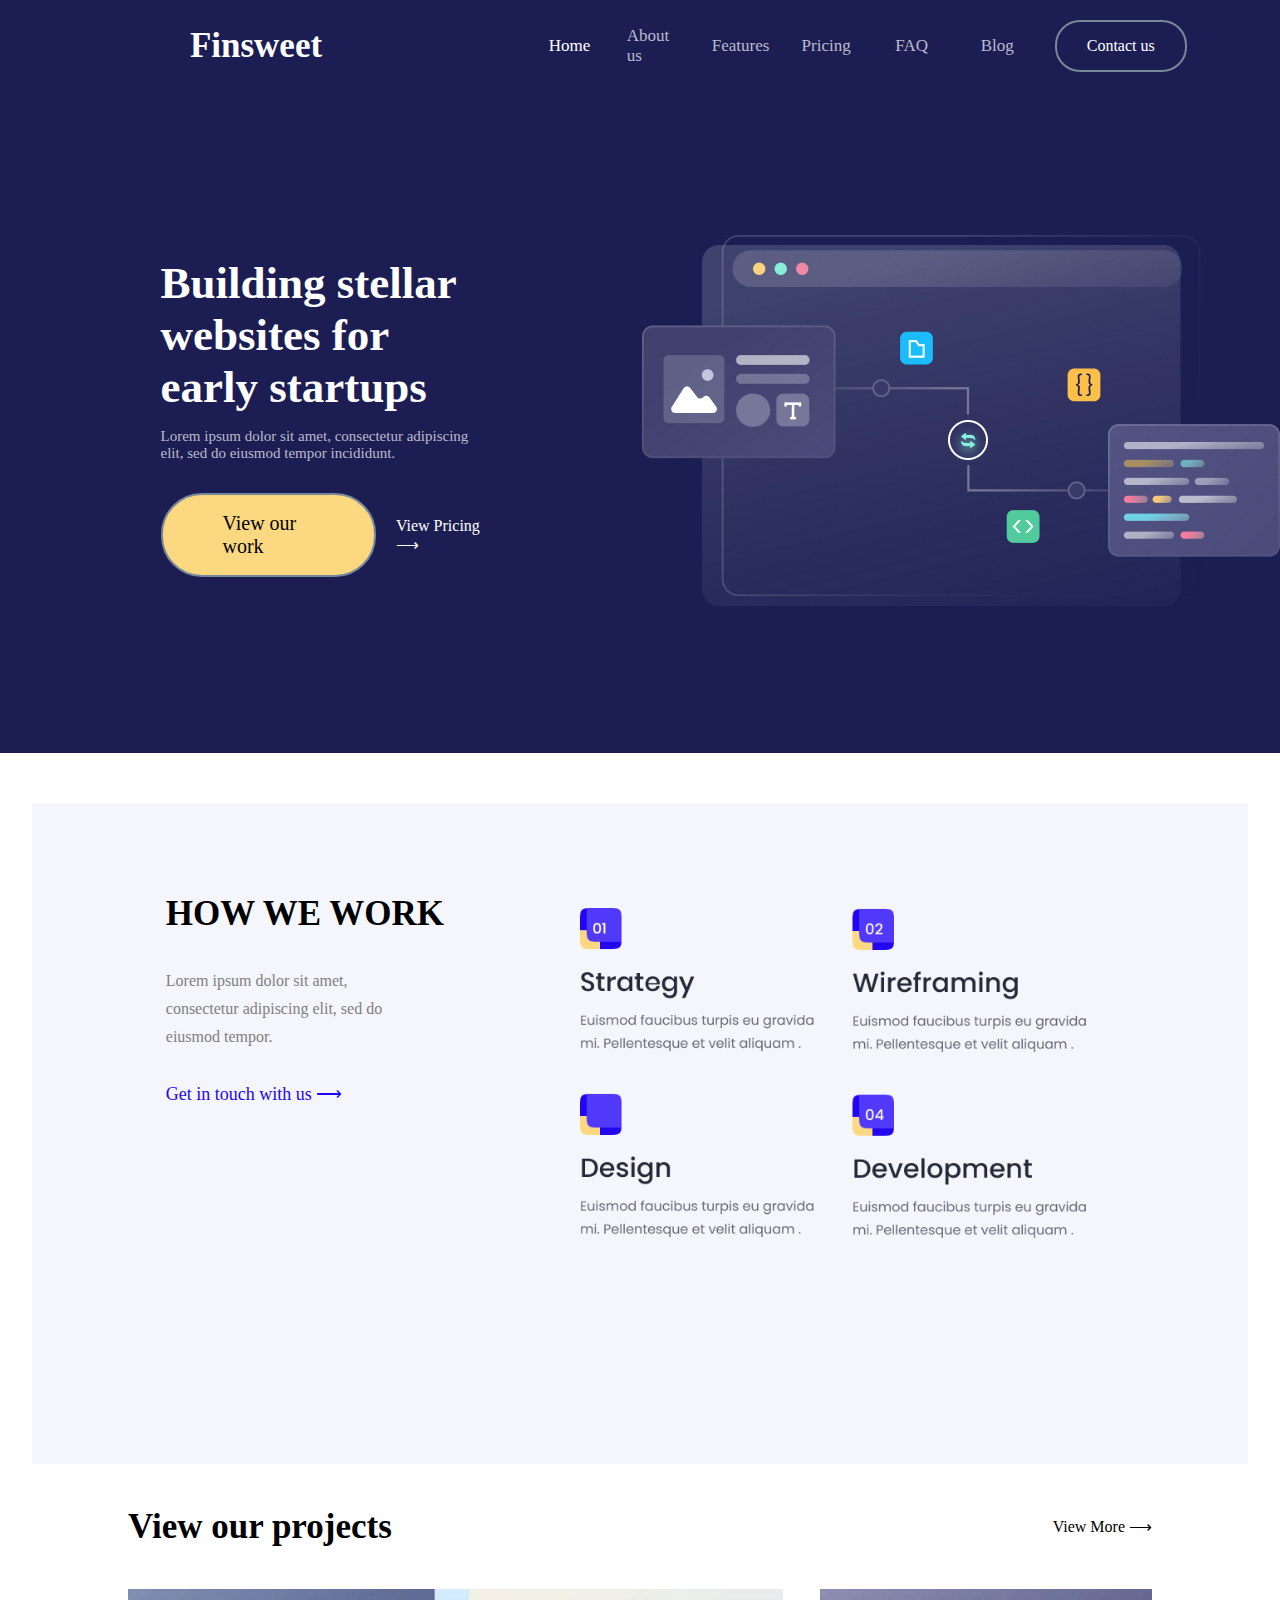
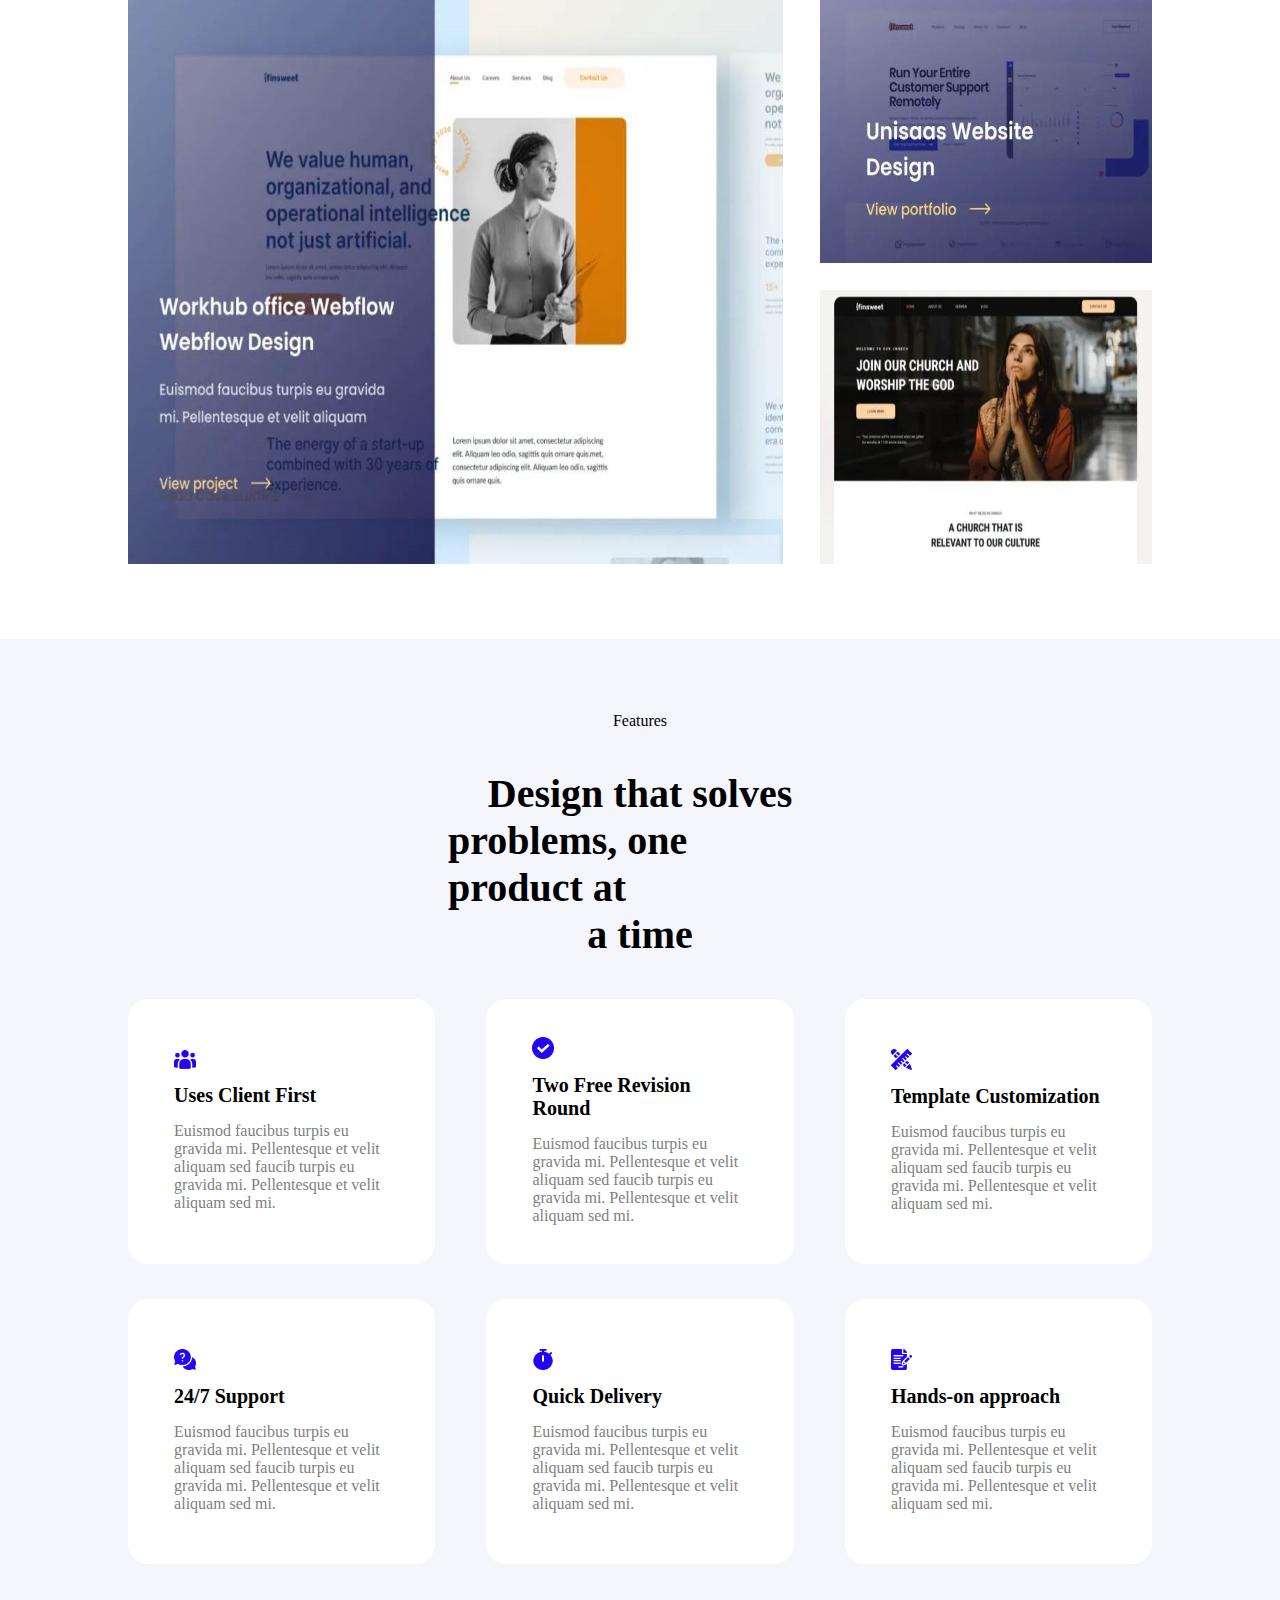
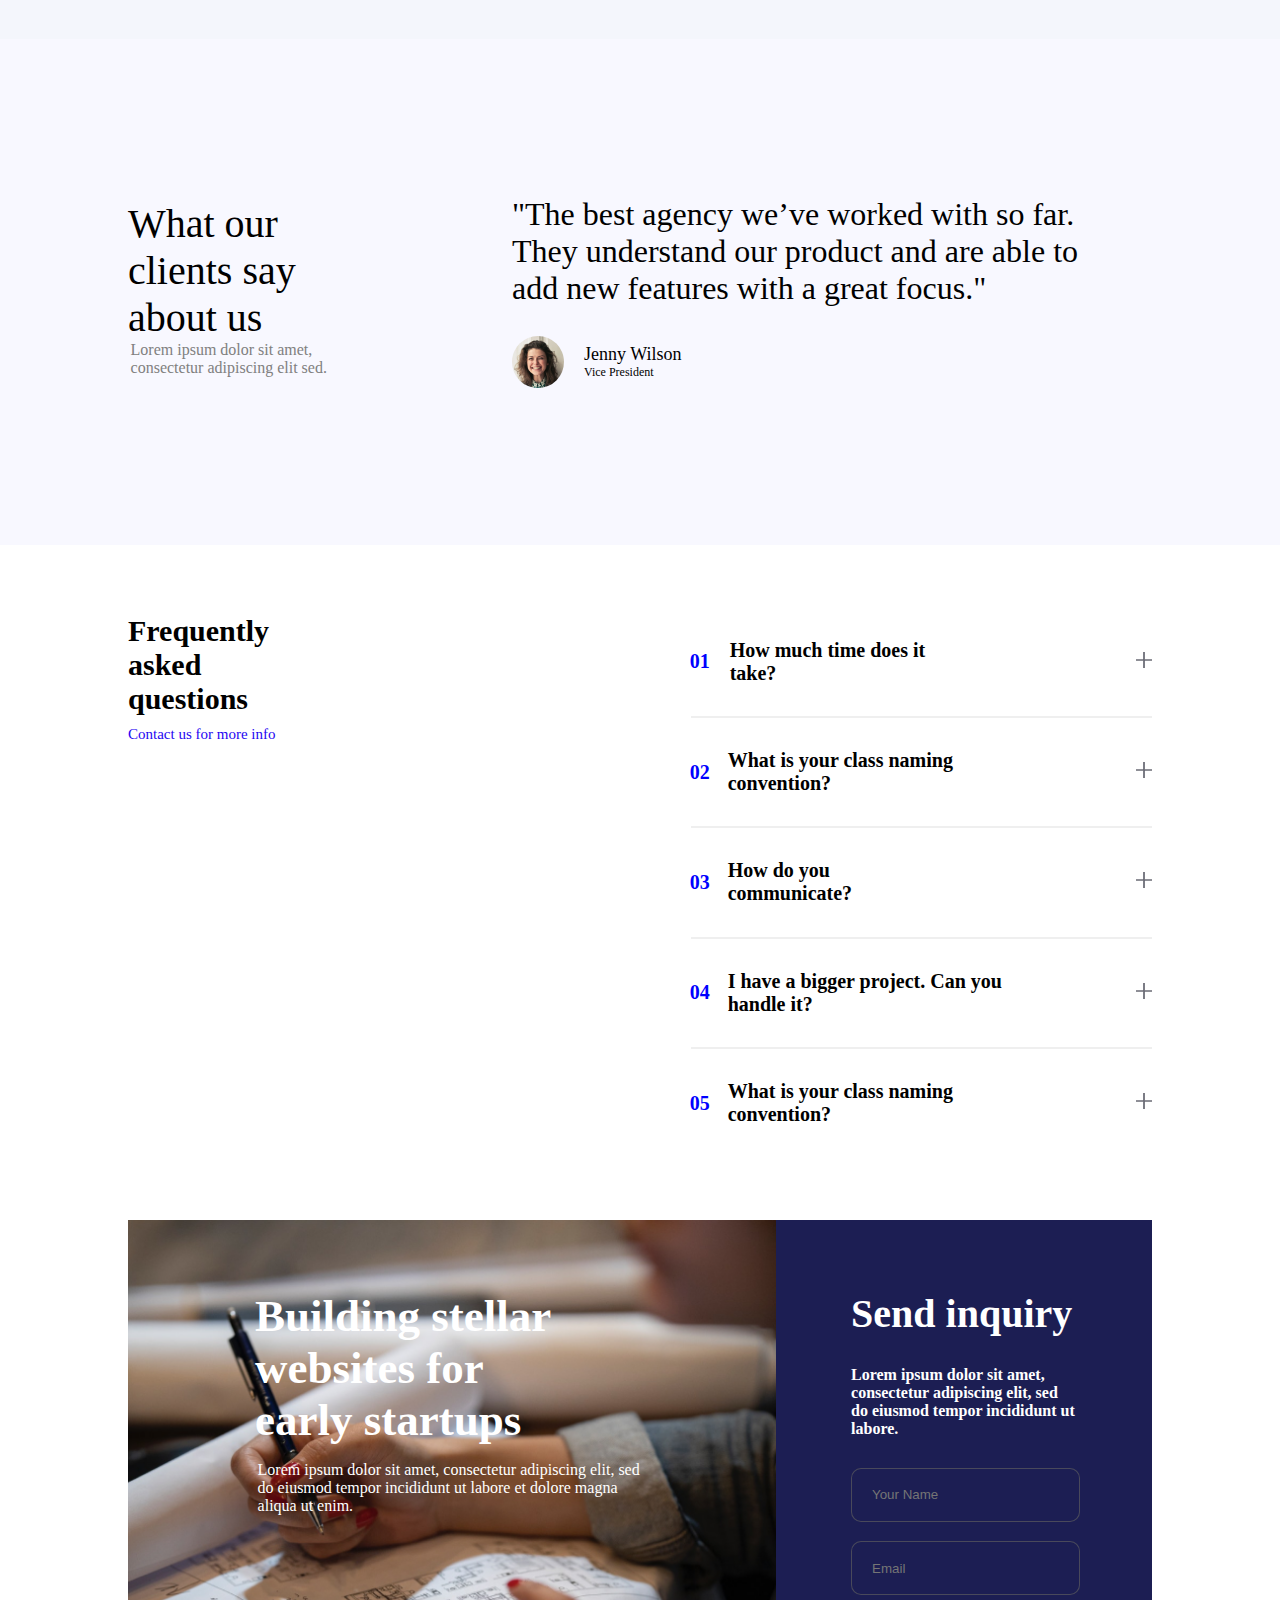
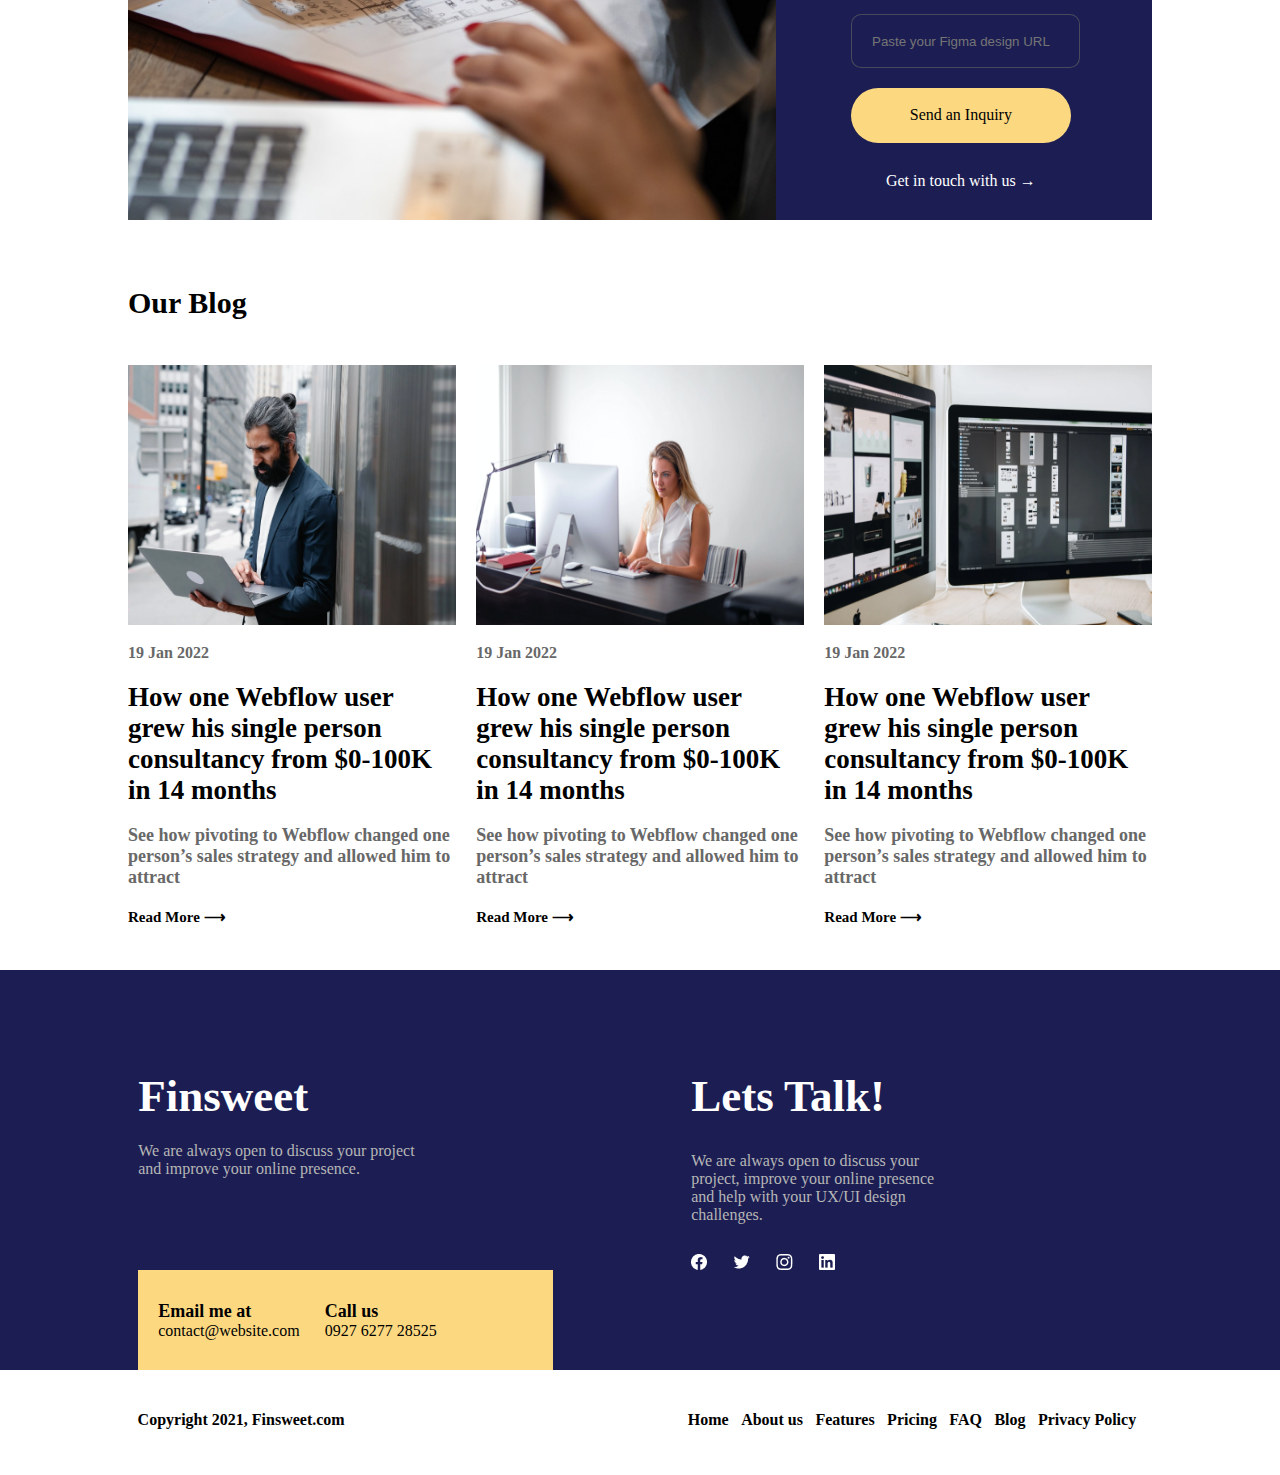
<file: index.html>
<!DOCTYPE html>
<html lang="en">
<head>
    <meta charset="UTF-8">
    <meta http-equiv="X-UA-Compatible" content="IE=edge">
    <meta name="viewport" content="width=device-width, initial-scale=1.0">
    <title>HomePage</title>
    <link rel="stylesheet" href="HomePage.css">
</head>
<body>
    <script src="HomePage.js"></script>
    <div class="container">
        <div class="navbar">
            <a class="LeftTextATag" href="./index.html">Finsweet</a>
            <div class="RightText">
                <a class="NavbarForm" href="./index.html" style="color: white;">Home</a>
                <a class="NavbarForm" href="./AboutUs.html">About us</a>
                <a class="NavbarForm" href="./Features.html">Features</a>
                <a class="NavbarForm" href="./pricing.html">Pricing</a>
                <a class="NavbarForm" href="./ReadCase.html">FAQ</a>
                <a class="NavbarForm" href="./BlogPage.html">Blog</a>
                <a class="ContactUsForm" href="./ContactUs.html">Contact us</a>
            </div>
        </div>
            <div class="Home">
                <div class="LeftDiv">
                    <div class="mother">
                        <div class="toptext">Building stellar websites for early startups</div>
                        <div class="centertext">Lorem ipsum dolor sit amet, consectetur adipiscing elit, sed do eiusmod tempor incididunt.</div>
                        <div class="bottomdiv">
                            <a href="./work.html" class="bottomdivbutton">View our work</a>
                            <a href="./pricing.html" class="bottomdivtext">View Pricing ⟶</a>
                        </div>
                    </div>
                </div>
                <div class="RightDiv"><img src="Images/Illustration.png"></div>
            </div>    
        <div class="HowWeWork">
            <div class="HowWeWorkLeftDiv">
                <div style="font-size: 35px; font-weight: bold;">HOW WE WORK</div>
                <div style="line-height: 28px; color: grey; width: 75%; font-size: 16px;">Lorem ipsum dolor sit amet, consectetur adipiscing elit, sed do eiusmod tempor.</div>
                <div style="color: #2405F2; font-size: 18px; cursor: pointer;">Get in touch with us ⟶</div>
            </div>
            <div class="HowWeWorkRightDiv">
                <img src="Images/Cards.png" width="69%" height="333px" style="padding: 30px 0px;">
            </div>
        </div>
        <div class="ViewOurProjects">
            <div class="ViewOurProjectsTopDiv">
                <div style="font-size: 35px; font-weight: bold;">View our projects</div>
                <div style="cursor: pointer;">View More ⟶</div>
            </div>
            <div class="ViewOurProjectsBottomDiv">
                <div style="width: 64%; height: 575px;">
                    <div style="width: 100%; height: 575px; display: flex;">
                        <img src="Images/Card1.png" width="100%">
                    </div>
                </div>
                <div style="width: 36%; height: 575px; display: flex; flex-direction: column; justify-content: center; align-items: flex-end;">
                    <img src="Images/Card3.png" width="90%" height="274px">
                    <img src="Images/Card2.png" width="90%" height="274px" style="margin-top: 27px;">
                </div>
            </div>
        </div>
        <div class="DesignSolves">
            <div style="display: flex; justify-content: center; align-items: end; height: 50px;">Features</div>
            <div class="DesignSolvesTextDiv">
                <div>Design that solves</div>
                <div>problems, one product at</div>
                <div>a time</div>
            </div>
            <div class="DesignSolvesBottomDiv">
                <div class="DesignSolvesBottomTDiv">
                    <div class="DesignSolvesBottomTthirdDiv">
                        <div class="DesignSolvesBottomTthirdTextDiv">
                            <img src="Images/Icon1.png" width="10%">
                            <div style="margin: 15px 0px; font-size: 20px; font-weight: bold;">Uses Client First</div>
                            <div style="color: grey;">Euismod faucibus turpis eu gravida mi. Pellentesque et velit aliquam sed faucib turpis eu gravida mi. Pellentesque et velit aliquam sed mi. </div>
                        </div>
                    </div>
                    <div class="DesignSolvesBottomTthirdDiv">
                        <div class="DesignSolvesBottomTthirdTextDiv">
                            <img src="Images/Icon2.png" width="10%">
                            <div style="margin: 15px 0px; font-size: 20px; font-weight: bold;">Two Free Revision Round</div>
                            <div style="color: grey;">Euismod faucibus turpis eu gravida mi. Pellentesque et velit aliquam sed faucib turpis eu gravida mi. Pellentesque et velit aliquam sed mi. </div>
                        </div>
                    </div>
                    <div class="DesignSolvesBottomTthirdDiv">
                        <div class="DesignSolvesBottomTthirdTextDiv">
                            <img src="Images/Icon3.png" width="10%">
                            <div style="margin: 15px 0px; font-size: 20px; font-weight: bold;">Template Customization</div>
                            <div style="color: grey;">Euismod faucibus turpis eu gravida mi. Pellentesque et velit aliquam sed faucib turpis eu gravida mi. Pellentesque et velit aliquam sed mi. </div>
                        </div>
                    </div>
                </div>
                <div class="DesignSolvesBottomTDiv">
                    <div class="DesignSolvesBottomTthirdDiv">
                        <div class="DesignSolvesBottomTthirdTextDiv">
                            <img src="Images/Icon4.png" width="10%">
                            <div style="margin: 15px 0px; font-size: 20px; font-weight: bold;">24/7 Support</div>
                            <div style="color: grey;">Euismod faucibus turpis eu gravida mi. Pellentesque et velit aliquam sed faucib turpis eu gravida mi. Pellentesque et velit aliquam sed mi. </div>
                        </div>
                    </div>
                    <div class="DesignSolvesBottomTthirdDiv">
                        <div class="DesignSolvesBottomTthirdTextDiv">
                            <img src="Images/Icon5.png" width="10%">
                            <div style="margin: 15px 0px; font-size: 20px; font-weight: bold;">Quick Delivery</div>
                            <div style="color: grey;">Euismod faucibus turpis eu gravida mi. Pellentesque et velit aliquam sed faucib turpis eu gravida mi. Pellentesque et velit aliquam sed mi. </div>
                        </div>
                    </div>
                    <div class="DesignSolvesBottomTthirdDiv">
                        <div class="DesignSolvesBottomTthirdTextDiv">
                            <img src="Images/Icon6.png" width="10%">
                            <div style="margin: 15px 0px; font-size: 20px; font-weight: bold;">Hands-on approach</div>
                            <div style="color: grey;">Euismod faucibus turpis eu gravida mi. Pellentesque et velit aliquam sed faucib turpis eu gravida mi. Pellentesque et velit aliquam sed mi. </div>
                        </div>
                    </div>
                </div>
            </div>
        </div>
        <div class="WhatClientsSay">
            <div class="WhatClientsSayLeft">
                <div style="width: 50%; font-size: 40px;">What our clients say about us</div>
                <div style="font-size: 16px; margin-bottom: 15px; color: grey; width: 49%;">Lorem ipsum dolor sit amet, consectetur adipiscing elit sed.</div>
            </div>
            <div class="WhatClientsSayRight">
                <div style="font-size: 32px; width: 75%;">"The best agency we’ve worked with so far. They understand our product and are able to add new features with a great focus."</div>
                <div style="width:25%; display: flex; justify-content: flex-start; align-items: center;">
                    <img src="Images/Woman.png" style="border-radius: 30px;">
                    <div style="display: flex; flex-direction: column; justify-content: center; align-items: flex-start; margin-left: 20px;">
                        <div style="font-size: 18px;">Jenny Wilson</div>
                        <div style="font-size: 12px;">Vice President</div>
                    </div>
                </div>
            </div>
        </div>
        <div class="FrequentlyAskedQuestions">
            <div class="FrequentlyAskedQuestionsMother">
                <div class="FrequentlyAskedQuestionsLeft">
                    <div style="font-size: 30px; font-weight: bold;">Frequently asked questions</div>
                    <a href="./ContactUs.html" style="font-size: 15px; color: #2405F2; margin-top: 10px; text-decoration: none;">Contact us for more info</a>
                </div>
                <div class="FrequentlyAskedQuestionsRight">
                    <div class="FrequentlyAskedQuestionsRightFirst">
                        <div class="FrequentlyAskedQuestionsRightFirstDiv">
                            <div style="display: flex; justify-content: flex-start; align-items: center; width: 53%; height: 50px;">
                                <div style="font-size: 20px; font-weight: bold; color: blue;">01</div>
                                <div style="font-size: 20px; font-weight: bold; margin-left: 20px;">How much time does it take?</div>
                            </div>
                            <div id="ForJSImg1" class="ForJsImg1"><img src="Images/plus.png"></div>
                        </div>
                        <div id="ForJS1" class="ForJs1">Lorem ipsum dolor sit amet, consectetur adipiscing elit, sed do eiusmod tempor incididunt ut labore et dolore magna aliqua.</div>
                    </div>
                    <div style="background-color: rgb(239 239 239); width: 60%; height: 2px;"></div>
                    <div class="FrequentlyAskedQuestionsRightTwond">
                        <div class="FrequentlyAskedQuestionsRightTwondDiv">
                            <div style="display: flex; justify-content: flex-start; align-items: center; width: 69%; height: 50px;">
                                <div style="font-size: 20px; font-weight: bold; color: blue;">02</div>
                                <div style="font-size: 20px; font-weight: bold; margin-left: 18px;">What is your class naming convention?</div>
                            </div>
                            <div id="ForJSImg2" class="ForJsImg2"><img src="Images/plus.png"></div>
                        </div>
                        <div id="ForJS2" class="ForJs2">Lorem ipsum dolor sit amet, consectetur adipiscing elit, sed do eiusmod tempor incididunt ut labore et dolore magna aliqua.</div>
                    </div>
                    <div style="background-color: rgb(239 239 239); width: 60%; height: 2px;"></div>
                    <div class="FrequentlyAskedQuestionsRightTwond">
                        <div class="FrequentlyAskedQuestionsRightTwondDiv">
                            <div style="display: flex; justify-content: flex-start; align-items: center; width: 51%; height: 50px;">
                                <div style="font-size: 20px; font-weight: bold; color: blue;">03</div>
                                <div style="font-size: 20px; font-weight: bold; margin-left: 18px;">How do you communicate?</div>
                            </div>
                            <div id="ForJSImg3" class="ForJsImg3"><img src="Images/plus.png"></div>
                        </div>
                        <div id="ForJS3" class="ForJs3">Lorem ipsum dolor sit amet, consectetur adipiscing elit, sed do eiusmod tempor incididunt ut labore et dolore magna aliqua.</div>
                    </div>
                    <div style="background-color: rgb(239 239 239); width: 60%; height: 2px;"></div>
                    <div class="FrequentlyAskedQuestionsRightTwond">
                        <div class="FrequentlyAskedQuestionsRightTwondDiv">
                            <div style="display: flex; justify-content: flex-start; align-items: center; width: 75%; height: 50px;">
                                <div style="font-size: 20px; font-weight: bold; color: blue;">04</div>
                                <div style="font-size: 20px; font-weight: bold; margin-left: 18px;">I have a bigger project. Can you handle it?</div>
                            </div>
                            <div id="ForJSImg4" class="ForJsImg4"><img src="Images/plus.png"></div>
                        </div>
                        <div id="ForJS4" class="ForJs4">Lorem ipsum dolor sit amet, consectetur adipiscing elit, sed do eiusmod tempor incididunt ut labore et dolore magna aliqua.</div>
                    </div>
                    <div style="background-color: rgb(239 239 239); width: 60%; height: 2px;"></div>
                    <div class="FrequentlyAskedQuestionsRightTwond">
                        <div class="FrequentlyAskedQuestionsRightTwondDiv">
                            <div style="display: flex; justify-content: flex-start; align-items: center; width: 69%; height: 50px;">
                                <div style="font-size: 20px; font-weight: bold; color: blue;">05</div>
                                <div style="font-size: 20px; font-weight: bold; margin-left: 18px;">What is your class naming convention?  </div>
                            </div>
                            <div id="ForJSImg5" class="ForJsImg5"><img src="Images/plus.png"></div>
                        </div>
                        <div id="ForJS5" class="ForJs5">Lorem ipsum dolor sit amet, consectetur adipiscing elit, sed do eiusmod tempor incididunt ut labore et dolore magna aliqua.</div>
                    </div>
                </div>
            </div>
        </div>
        <div class="BuildingStellar">
            <div class="BuildingStellarLeft">
                <div style="font-size: 45px; margin-right: 70px; margin-top: 70px; font-weight: bold; color: white; width: 50%;">Building stellar websites for early startups</div>
                <div style="color: white; margin-top:15px; font-size: 16px; width: 60%;">Lorem ipsum dolor sit amet, consectetur adipiscing elit, sed do eiusmod tempor incididunt ut labore et dolore magna aliqua ut enim.</div>
            </div>
            <div class="BuildingStellarRight">
                <div class="BuildingStellarRightCenter">
                    <div style="color: white; font-size: 40px; font-weight: bold; margin-top: 40px;">Send inquiry</div>
                    <div style="color: white; width: 75%; font-size: 16px; font-weight: bold;">Lorem ipsum dolor sit amet, consectetur adipiscing elit, sed do eiusmod tempor incididunt ut labore.</div>
                    <form action="" class="BuildingStellarRightCenterForm">
                        <input type="text" placeholder="Your Name" style="width: 68%; border-radius: 10px; padding-left: 20px; background: #1C1E53; height: 50px; border: 1px #606060ab; border-style: solid;">
                        <input type="text" placeholder="Email" style="width: 68%; border-radius: 10px; padding-left: 20px; background: #1C1E53; height: 50px; border: 1px #606060ab; border-style: solid;">
                        <input type="text" placeholder="Paste your Figma design URL" style="width: 68%; border-radius: 10px; padding-left: 20px; background: #1C1E53; height: 50px; border: 1px #606060ab; border-style: solid;">
                        <a style="display: flex; justify-content: center; align-items: center; width: 73%; height: 55px; background: #FCD980; border-radius: 41px; cursor: pointer;">Send an Inquiry</a>
                    </form>
                    <div style="color: white; font-size: 16px; display: flex; justify-content: center; align-items: center; width: 73%; cursor: pointer;">Get in touch with us →</div>
                </div>
            </div>
        </div>
        <div class="OurBlog">
            <div class="OurBlogCenter">
                <div style="width: 100%; height: 100px; display: flex; justify-content: flex-start; align-items: flex-end; font-size: 30px; font-weight: bold;">Our Blog</div>
                <div class="OurBlogCenterBottom">
                    <div class="OurBlogCenterBottomDiv">
                        <img src="Images/ourblog1.png" width="100%" height="260px">
                        <div style="color: #686868; font-weight: bold;">19 Jan 2022</div>
                        <div style="font-size: 27px; font-weight: bold;">How one Webflow user grew his single person consultancy from $0-100K in 14 months</div>
                        <div style="font-size: 18px; font-weight: bold; color: #686868;">See how pivoting to Webflow changed one person’s sales strategy and allowed him to attract</div>
                        <div style="font-weight: bold; font-size: 15px;">Read More ⟶</div>
                    </div>
                    <div class="OurBlogCenterBottomDiv">
                        <img src="Images/ourblog2.png" width="100%" height="260px">
                        <div style="color: #686868; font-weight: bold;">19 Jan 2022</div>
                        <div style="font-size: 27px; font-weight: bold;">How one Webflow user grew his single person consultancy from $0-100K in 14 months</div>
                        <div style="font-size: 18px; font-weight: bold; color: #686868;">See how pivoting to Webflow changed one person’s sales strategy and allowed him to attract</div>
                        <div style="font-weight: bold; font-size: 15px;">Read More ⟶</div>
                    </div>
                    <div class="OurBlogCenterBottomDiv">
                        <img src="Images/ourblog3.png" width="100%" height="260px">
                        <div style="color: #686868; font-weight: bold;">19 Jan 2022</div>
                        <div style="font-size: 27px; font-weight: bold;">How one Webflow user grew his single person consultancy from $0-100K in 14 months</div>
                        <div style="font-size: 18px; font-weight: bold; color: #686868;">See how pivoting to Webflow changed one person’s sales strategy and allowed him to attract</div>
                        <div style="font-size: 15px; font-weight: bold;">Read More ⟶</div>
                    </div>
                </div>
            </div>
        </div>
        <div class="Footer">
            <div class="FooterTop">
                <div class="FooterTopLeft">
                    <div class="FooterTopLeftTop">
                        <div style="font-size: 45px; font-weight: 600; color: white;">Finsweet</div>
                        <div style="font-size: 16px; color: rgb(182, 182, 182); margin-top: 20px; width: 70%;">We are always open to discuss your project and improve your online presence.</div>
                    </div>
                    <div class="FooterTopLeftBottom">
                        <div class="FooterTopLeftBottomLeft">
                            <div style="font-size: 18px; font-weight: bold; margin-left: 20px;">Email me at</div>
                            <div style="font-size: 16px; margin-left: 20px;">contact@website.com</div>
                        </div>
                        <div class="FooterTopLeftBottomRight">
                            <div style="font-size: 18px; font-weight: bold;">Call us</div>
                            <div style="font-size: 16px;">0927 6277 28525</div>
                        </div>
                    </div>
                </div>
                <div class="FooterTopRight">
                    <div style="font-size: 45px; font-weight: 600; color: white;">Lets Talk!</div>
                    <div style="font-size: 16px; color: rgb(182, 182, 182); width: 43%; margin: 30px 0px;">We are always open to discuss your project, improve your online presence and help with your UX/UI design challenges.</div>
                    <img src="Images/Social Media Icon2.png">
                </div>
            </div>
            <div class="FooterBottom">
                <div class="FooterBottomLeft">Copyright 2021, Finsweet.com</div>
                <div class="FooterBottomRight">
                    <a class="FooterBottomRightTextDiv" href="./index.html">Home</a>
                    <a class="FooterBottomRightTextDiv" href="./AboutUs.html">About us</a>
                    <a class="FooterBottomRightTextDiv" href="./Features.html">Features</a>
                    <a class="FooterBottomRightTextDiv" href="./pricing.html">Pricing</a>
                    <a class="FooterBottomRightTextDiv" href="./ReadCase.html">FAQ</a>
                    <a class="FooterBottomRightTextDiv" href="./BlogPage.html">Blog</a>
                    <a href="./PrivacyPolicy.html" class="FooterBottomRightTextDiv">Privacy Policy</a>
                </div>
            </div>
        </div>
    </div>
</body>
</html>
</file>
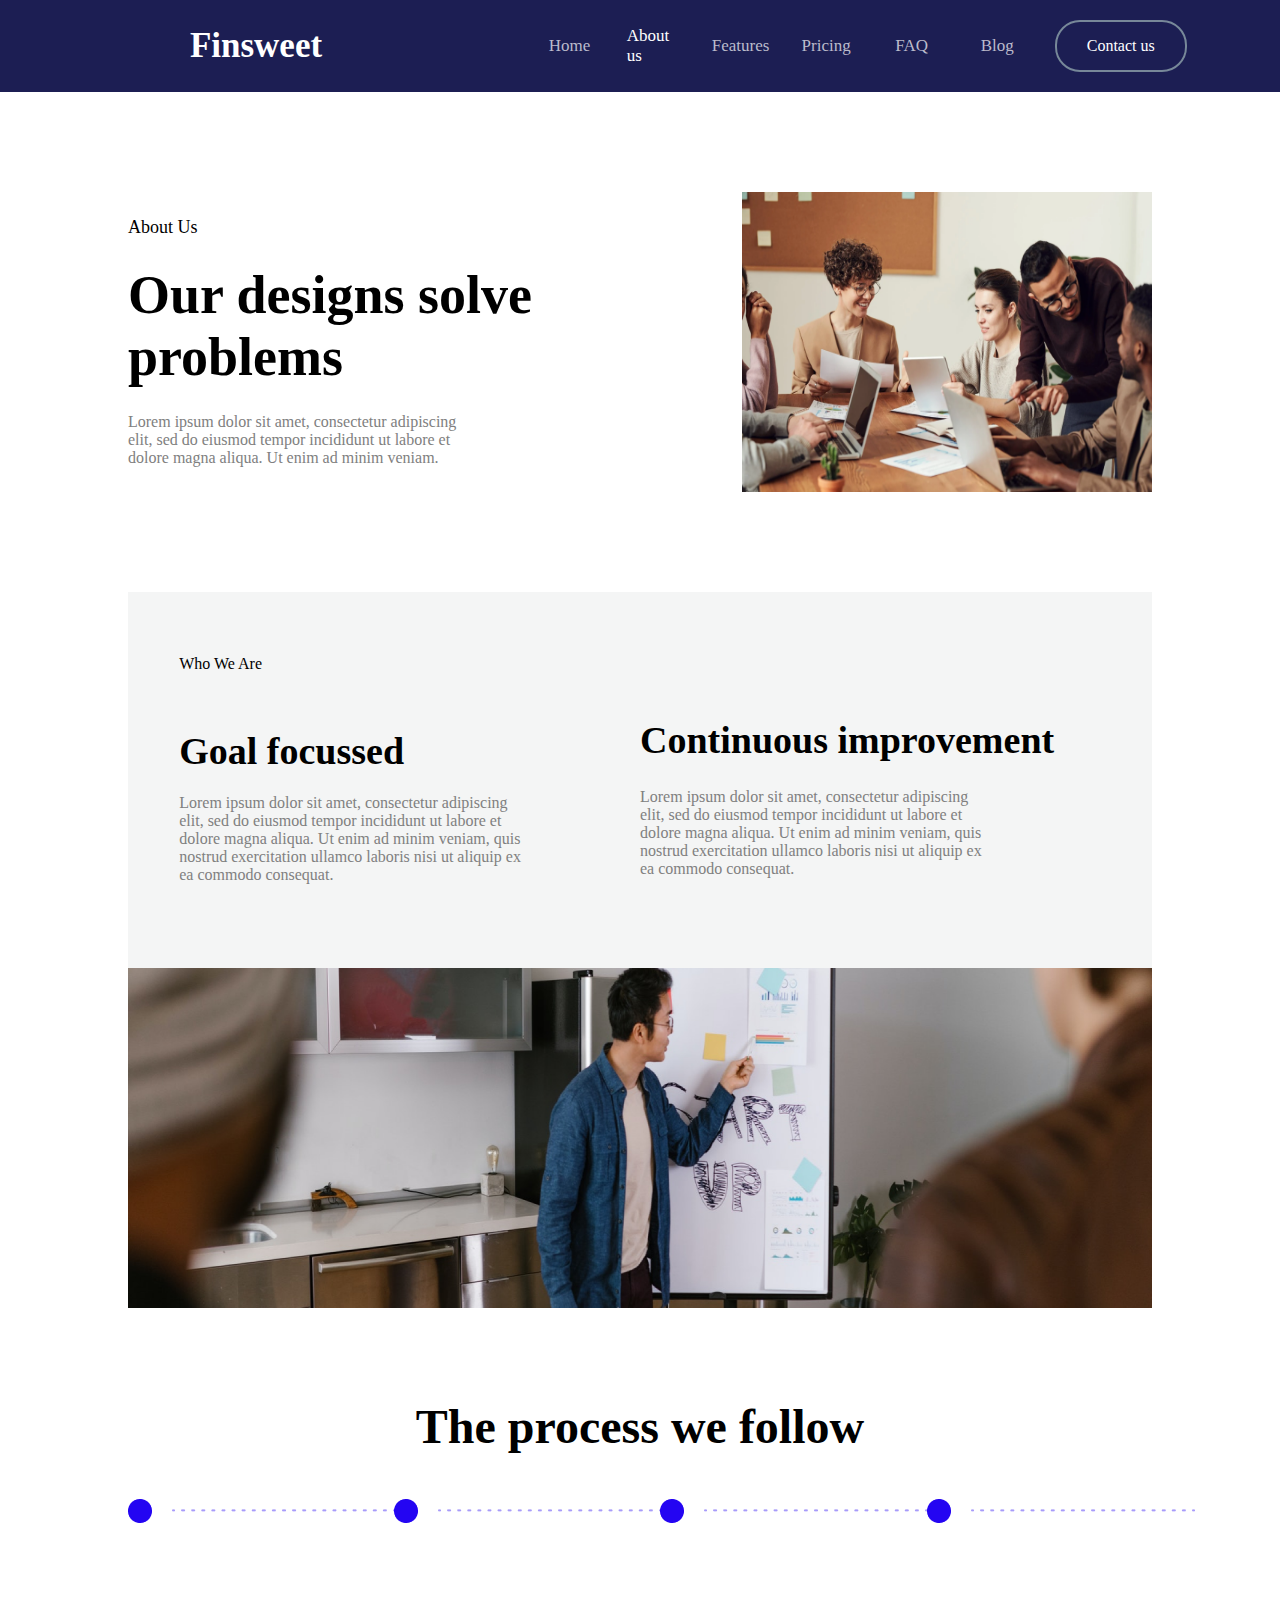
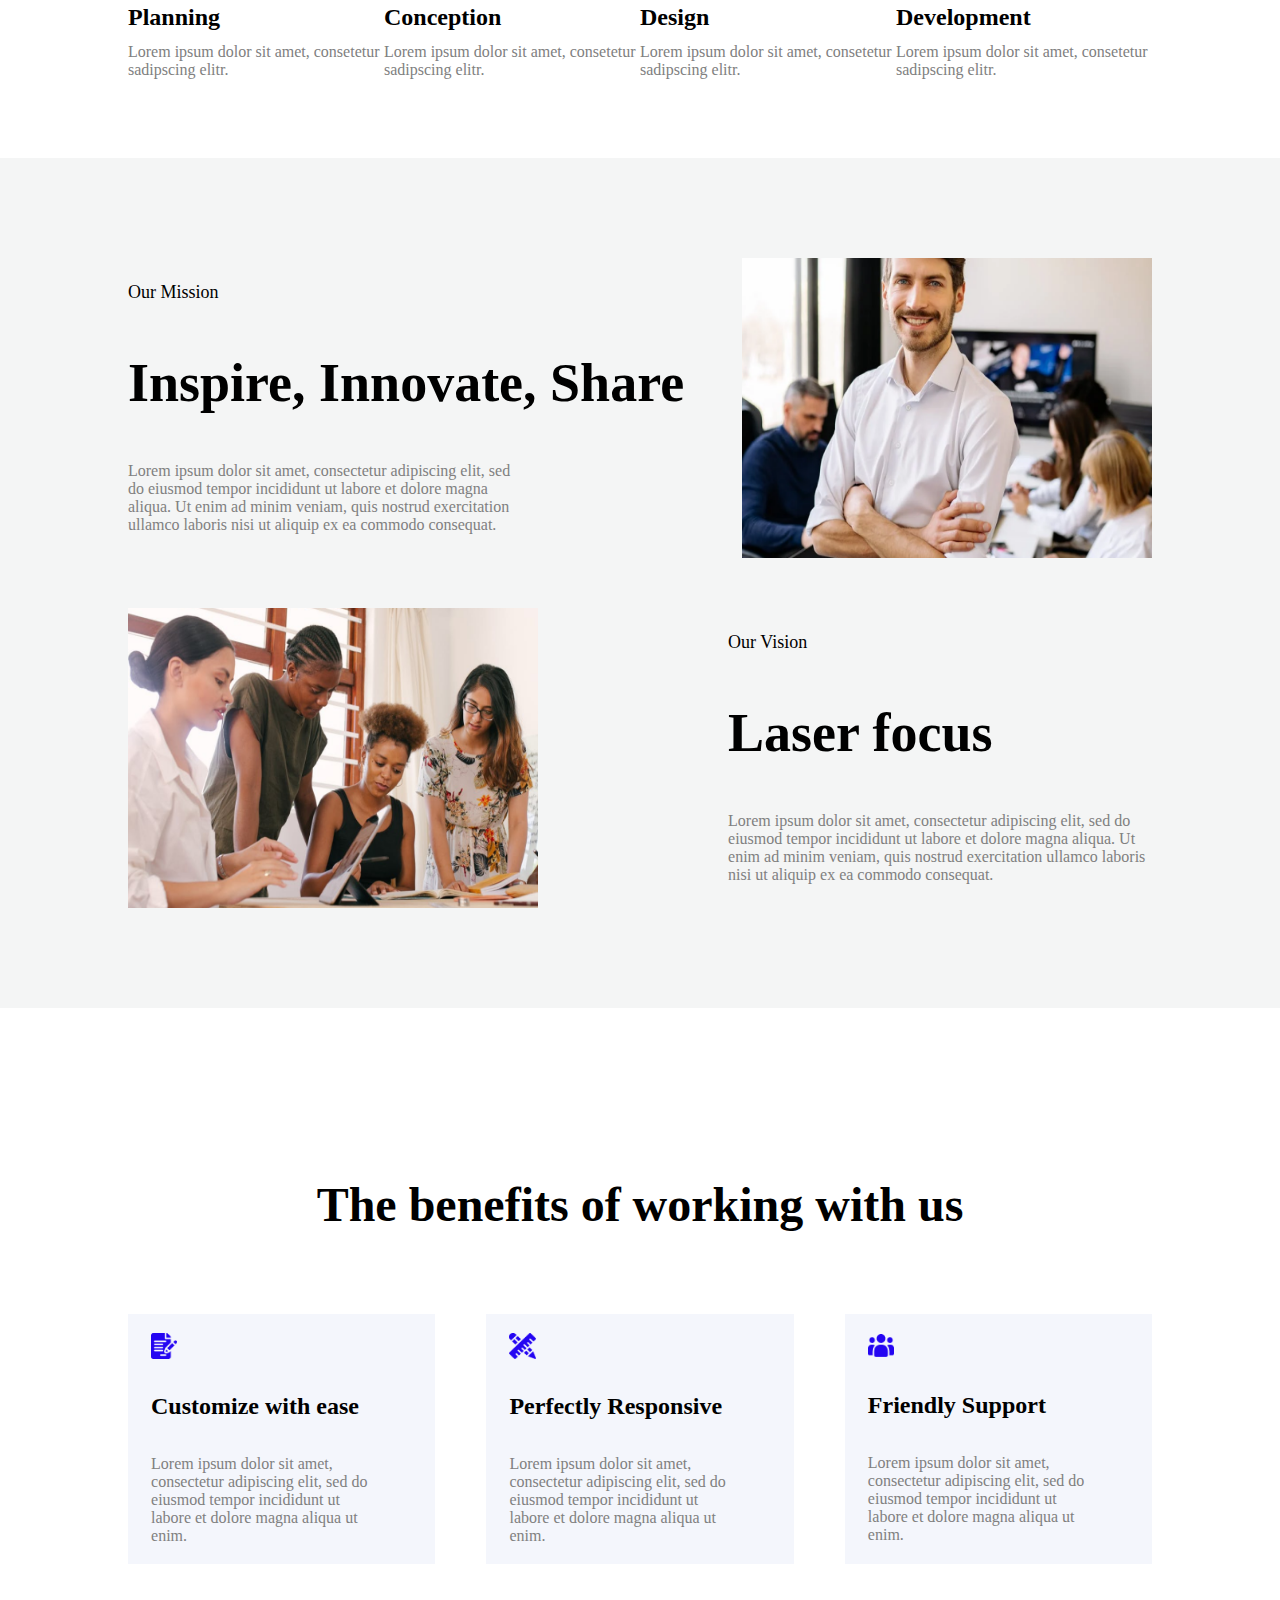
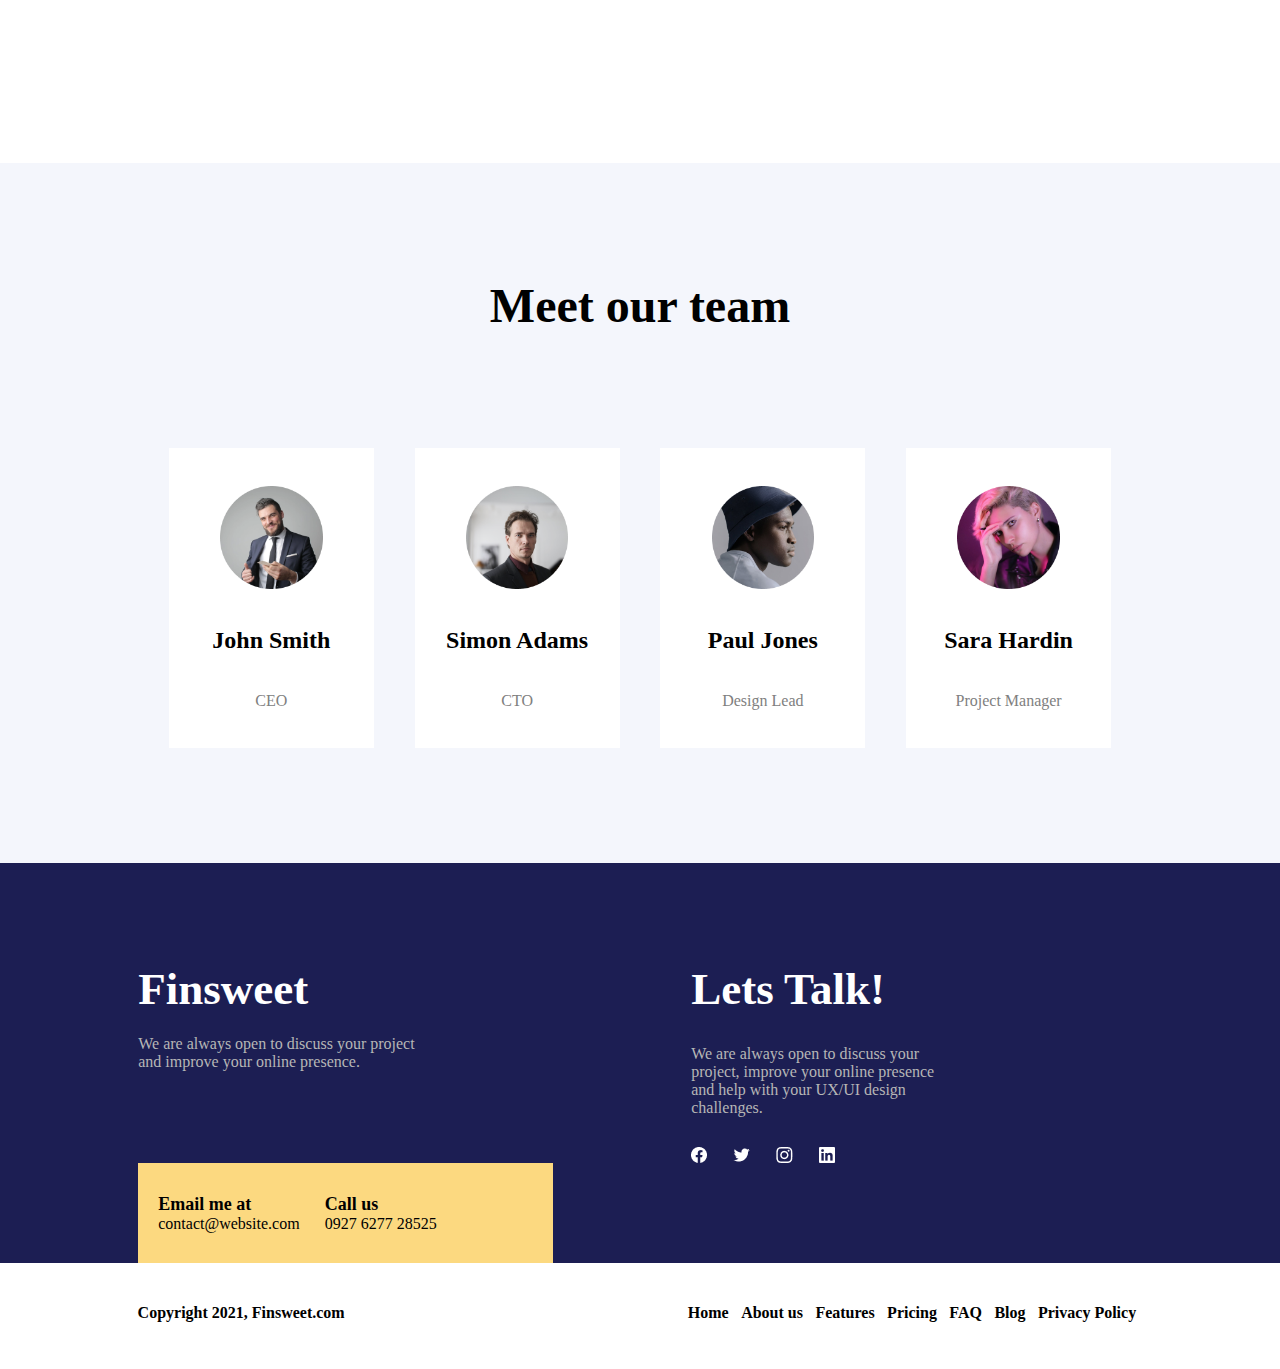
<file: AboutUs.html>
<!DOCTYPE html>
<html lang="en">
<head>
    <meta charset="UTF-8">
    <meta http-equiv="X-UA-Compatible" content="IE=edge">
    <meta name="viewport" content="width=device-width, initial-scale=1.0">
    <title>About us</title>
    <link rel="stylesheet" href="AboutUs.css">
</head>
<body>
    <div class="container">
        <div class="navbar">
            <a class="LeftTextATag" href="./index.html">Finsweet</a>
            <div class="RightText">
                <a class="NavbarForm" href="./index.html">Home</a>
                <a class="NavbarForm" href="./AboutUs.html" style="color: white;">About us</a>
                <a class="NavbarForm" href="./Features.html">Features</a>
                <a class="NavbarForm" href="./pricing.html">Pricing</a>
                <a class="NavbarForm" href="./ReadCase.html">FAQ</a>
                <a class="NavbarForm" href="./BlogPage.html">Blog</a>
                <a class="ContactUsForm" href="./ContactUs.html">Contact us</a>
            </div>
        </div>
        <div class="OurDesignsSolveProblems">
            <div class="OurDesignsSolveProblemsCenter">
                <div class="OurDesignsSolveProblemsCenterText">
                    <div style="font-weight: 500; font-size: 18px;">About Us</div>
                    <div style="font-weight: 600; font-size: 54px; width: 70%;">Our designs solve problems</div>
                    <div style="font-weight: 400; font-size: 16px; width: 55%; color: grey;">Lorem ipsum dolor sit amet, consectetur adipiscing elit, sed do eiusmod tempor incididunt ut labore et dolore magna aliqua. Ut enim ad minim veniam.</div>
                </div>
                <img src="Images/groupofpeoples.png" width="40%"  height="300px">
            </div>
        </div>
        <div class="WhoWeAre">
            <div class="WhoWeAreCenter">
                <div class="GoalFocussed">
                    <div class="GoalFocussedText">
                        <div style="font-weight: 400; font-size: 16px;">Who We Are</div>
                        <div class="GoalFocussedBottomDiv">
                            <div style="font-weight: 600; font-size: 38px;">Goal focussed</div>
                            <div style="font-weight: 400; font-size: 16px; width: 85%; color: grey;">Lorem ipsum dolor sit amet, consectetur adipiscing elit, sed do eiusmod tempor incididunt ut labore et dolore magna aliqua. Ut enim ad minim veniam, quis nostrud exercitation ullamco laboris nisi ut aliquip ex ea commodo consequat.</div>
                        </div>
                    </div>
                </div>
                <div class="ContinuousImprovement">
                    <div class="ContinuousImprovementText">
                        <div style="font-weight: 600; font-size: 38px; margin-bottom: 26px;">Continuous improvement</div>
                        <div style="font-weight: 400; font-size: 16px; width: 67%; color: grey;">Lorem ipsum dolor sit amet, consectetur adipiscing elit, sed do eiusmod tempor incididunt ut labore et dolore magna aliqua. Ut enim ad minim veniam, quis nostrud exercitation ullamco laboris nisi ut aliquip ex ea commodo consequat.</div>
                    </div>
                </div>
            </div>
            <img src="Images/maninBlueJacket.png" width="100%" height="340px">
        </div>
        <div class="TheProccesWeFollow">
            <div style="font-weight: 600; font-size: 48px;">The process we follow</div>
            <div class="TheProccesWeFollowCenter">
                <div class="TheProccesWeFollowCenterImages">
                    <img src="Images/Circle.png">
                    <img src="Images/Line Indicator.png" style="margin-left: 20px;">
                </div>
                <div class="TheProccesWeFollowCenterImages">
                    <img src="Images/Circle.png">
                    <img src="Images/Line Indicator.png" style="margin-left: 20px;">
                </div>
                <div class="TheProccesWeFollowCenterImages">
                    <img src="Images/Circle.png">
                    <img src="Images/Line Indicator.png" style="margin-left: 20px;">
                </div>
                <div class="TheProccesWeFollowCenterImages">
                    <img src="Images/Circle.png">
                    <img src="Images/Line Indicator.png" style="margin-left: 20px;">
                </div>
            </div>
            <div class="TheProccesWeFollowBottom">
                <div class="TheProccesWeFollowBottomText">
                    <div style="font-weight: 900; font-size: 24px;">Planning</div>
                    <div style="font-weight: 400; font-size: 16px; color: grey;">Lorem ipsum dolor sit amet, consetetur sadipscing elitr.</div>
                </div>
                <div class="TheProccesWeFollowBottomText">
                    <div style="font-weight: 900; font-size: 24px;">Conception</div>
                    <div style="font-weight: 400; font-size: 16px; color: grey;">Lorem ipsum dolor sit amet, consetetur sadipscing elitr.</div>
                </div>
                <div class="TheProccesWeFollowBottomText">
                    <div style="font-weight: 900; font-size: 24px;">Design</div>
                    <div style="font-weight: 400; font-size: 16px; color: grey;">Lorem ipsum dolor sit amet, consetetur sadipscing elitr.</div>
                </div>
                <div class="TheProccesWeFollowBottomText">
                    <div style="font-weight: 900; font-size: 24px;">Development</div>
                    <div style="font-weight: 400; font-size: 16px; color: grey;">Lorem ipsum dolor sit amet, consetetur sadipscing elitr.</div>
                </div>
            </div>
        </div>
        <div class="OurMission">
            <div class="OurMissionTop">
                <div class="OurMissionTopText">
                    <div style="font-weight: 500; font-size: 18px;">Our Mission</div>
                    <div style="font-weight: 600; font-size: 54px;">Inspire, Innovate, Share</div>
                    <div style="font-weight: 400; font-size: 16px; width: 65%; color: grey;">Lorem ipsum dolor sit amet, consectetur adipiscing elit, sed do eiusmod tempor incididunt ut labore et dolore magna aliqua. Ut enim ad minim veniam, quis nostrud exercitation ullamco laboris nisi ut aliquip ex ea commodo consequat.</div>
                </div>
                <img src="Images/OurMission1.png" width="40%" height="300px">
            </div>
            <div class="OurMissionBottom">
                <img src="Images/OurMission2.png" width="40%" height="300px">
                <div class="OurMissionBottomText">
                    <div class="OurMissionBottomTextDiv">
                        <div style="font-weight: 500; font-size: 18px;">Our Vision</div>
                        <div style="font-weight: 600; font-size: 54px; width: 70%;">Laser focus</div>
                        <div style="font-weight: 400; font-size: 16px; color: grey;">Lorem ipsum dolor sit amet, consectetur adipiscing elit, sed do eiusmod tempor incididunt ut labore et dolore magna aliqua. Ut enim ad minim veniam, quis nostrud exercitation ullamco laboris nisi ut aliquip ex ea commodo consequat.</div>
                    </div>
                </div>
            </div>
        </div>
        <div class="TheBenefits">
            <div class="TheBenefitsMother">
                <div style="font-weight: 600; font-size: 48px;">The benefits of working with us</div>
                <div class="TheBenefitsCenter">
                    <div class="TheBenefitsCenterDiv">
                        <div class="TheBenefitsCenterDivMother">
                            <img src="Images/BenefitsIcon1.png" width="10%">
                            <div style="margin: 15px 0px; font-weight: bold; font-size: 24px;">Customize with ease</div>
                            <div style="color: grey; width: 85%; font-weight: 400; font-size: 16px;">Lorem ipsum dolor sit amet, consectetur adipiscing elit, sed do eiusmod tempor incididunt ut labore et dolore magna aliqua ut enim.</div>
                        </div>
                    </div>
                    <div class="TheBenefitsCenterDiv">
                        <div class="TheBenefitsCenterDivMother">
                            <img src="Images/BenefitsIcon2.png" width="10%">
                            <div style="margin: 15px 0px; font-weight: bold; font-size: 24px;">Perfectly Responsive</div>
                            <div style="color: grey; width: 85%; font-weight: 400; font-size: 16px;">Lorem ipsum dolor sit amet, consectetur adipiscing elit, sed do eiusmod tempor incididunt ut labore et dolore magna aliqua ut enim.</div>
                        </div>
                    </div>
                    <div class="TheBenefitsCenterDiv">
                        <div class="TheBenefitsCenterDivMother">
                            <img src="Images/BenefitsIcon3.png" width="10%">
                            <div style="margin: 15px 0px; font-weight: bold; font-size: 24px;">Friendly Support</div>
                            <div style="color: grey; width: 85%; font-weight: 400; font-size: 16px;">Lorem ipsum dolor sit amet, consectetur adipiscing elit, sed do eiusmod tempor incididunt ut labore et dolore magna aliqua ut enim.</div>
                        </div>
                    </div>
                </div>
            </div>
        </div>
        <div class="MeetOurTeam">
            <div style="font-weight: 600; font-size: 48px;">Meet our team</div>
            <div class="MeetOurTeamBottom">
                <div class="MeetOurTeamBottomDiv">
                    <img src="Images/VWOurTeam1.png" width="50%">
                    <div class="MeetOurTeamBottomDivTopText">John Smith</div>
                    <div class="MeetOurTeamBottomDivBottomText">CEO</div>
                </div>
                <div class="MeetOurTeamBottomDiv">
                    <img src="Images/VWOurTeam2.png" width="50%">
                    <div class="MeetOurTeamBottomDivTopText">Simon Adams</div>
                    <div class="MeetOurTeamBottomDivBottomText">CTO</div>
                </div>
                <div class="MeetOurTeamBottomDiv">
                    <img src="Images/VWOurTeam3.png" width="50%">
                    <div class="MeetOurTeamBottomDivTopText">Paul Jones</div>
                    <div class="MeetOurTeamBottomDivBottomText">Design Lead</div>
                </div>
                <div class="MeetOurTeamBottomDiv">
                    <img src="Images/VWOurTeam4.png" width="50%">
                    <div class="MeetOurTeamBottomDivTopText">Sara Hardin</div>
                    <div class="MeetOurTeamBottomDivBottomText">Project Manager</div>
                </div>
            </div>
        </div>
        <div class="Footer">
            <div class="FooterTop">
                <div class="FooterTopLeft">
                    <div class="FooterTopLeftTop">
                        <div style="font-size: 45px; font-weight: 600; color: white;">Finsweet</div>
                        <div style="font-size: 16px; color: rgb(182, 182, 182); margin-top: 20px; width: 70%;">We are always open to discuss your project and improve your online presence.</div>
                    </div>
                    <div class="FooterTopLeftBottom">
                        <div class="FooterTopLeftBottomLeft">
                            <div style="font-size: 18px; font-weight: bold; margin-left: 20px;">Email me at</div>
                            <div style="font-size: 16px; margin-left: 20px;">contact@website.com</div>
                        </div>
                        <div class="FooterTopLeftBottomRight">
                            <div style="font-size: 18px; font-weight: bold;">Call us</div>
                            <div style="font-size: 16px;">0927 6277 28525</div>
                        </div>
                    </div>
                </div>
                <div class="FooterTopRight">
                    <div style="font-size: 45px; font-weight: 600; color: white;">Lets Talk!</div>
                    <div style="font-size: 16px; color: rgb(182, 182, 182); width: 43%; margin: 30px 0px;">We are always open to discuss your project, improve your online presence and help with your UX/UI design challenges.</div>
                    <img src="Images/Social Media Icon2.png">
                </div>
            </div>
            <div class="FooterBottom">
                <div class="FooterBottomLeft">Copyright 2021, Finsweet.com</div>
                <div class="FooterBottomRight">
                    <a class="FooterBottomRightTextDiv" href="./index.html">Home</a>
                    <a class="FooterBottomRightTextDiv" href="./AboutUs.html">About us</a>
                    <a class="FooterBottomRightTextDiv" href="./Features.html">Features</a>
                    <a class="FooterBottomRightTextDiv" href="./pricing.html">Pricing</a>
                    <a class="FooterBottomRightTextDiv" href="./ReadCase.html">FAQ</a>
                    <a class="FooterBottomRightTextDiv" href="./BlogPage.html">Blog</a>
                    <a href="./PrivacyPolicy.html" class="FooterBottomRightTextDiv">Privacy Policy</a>
                </div>
            </div>
        </div>
    </div>
</body>
</html>
</file>
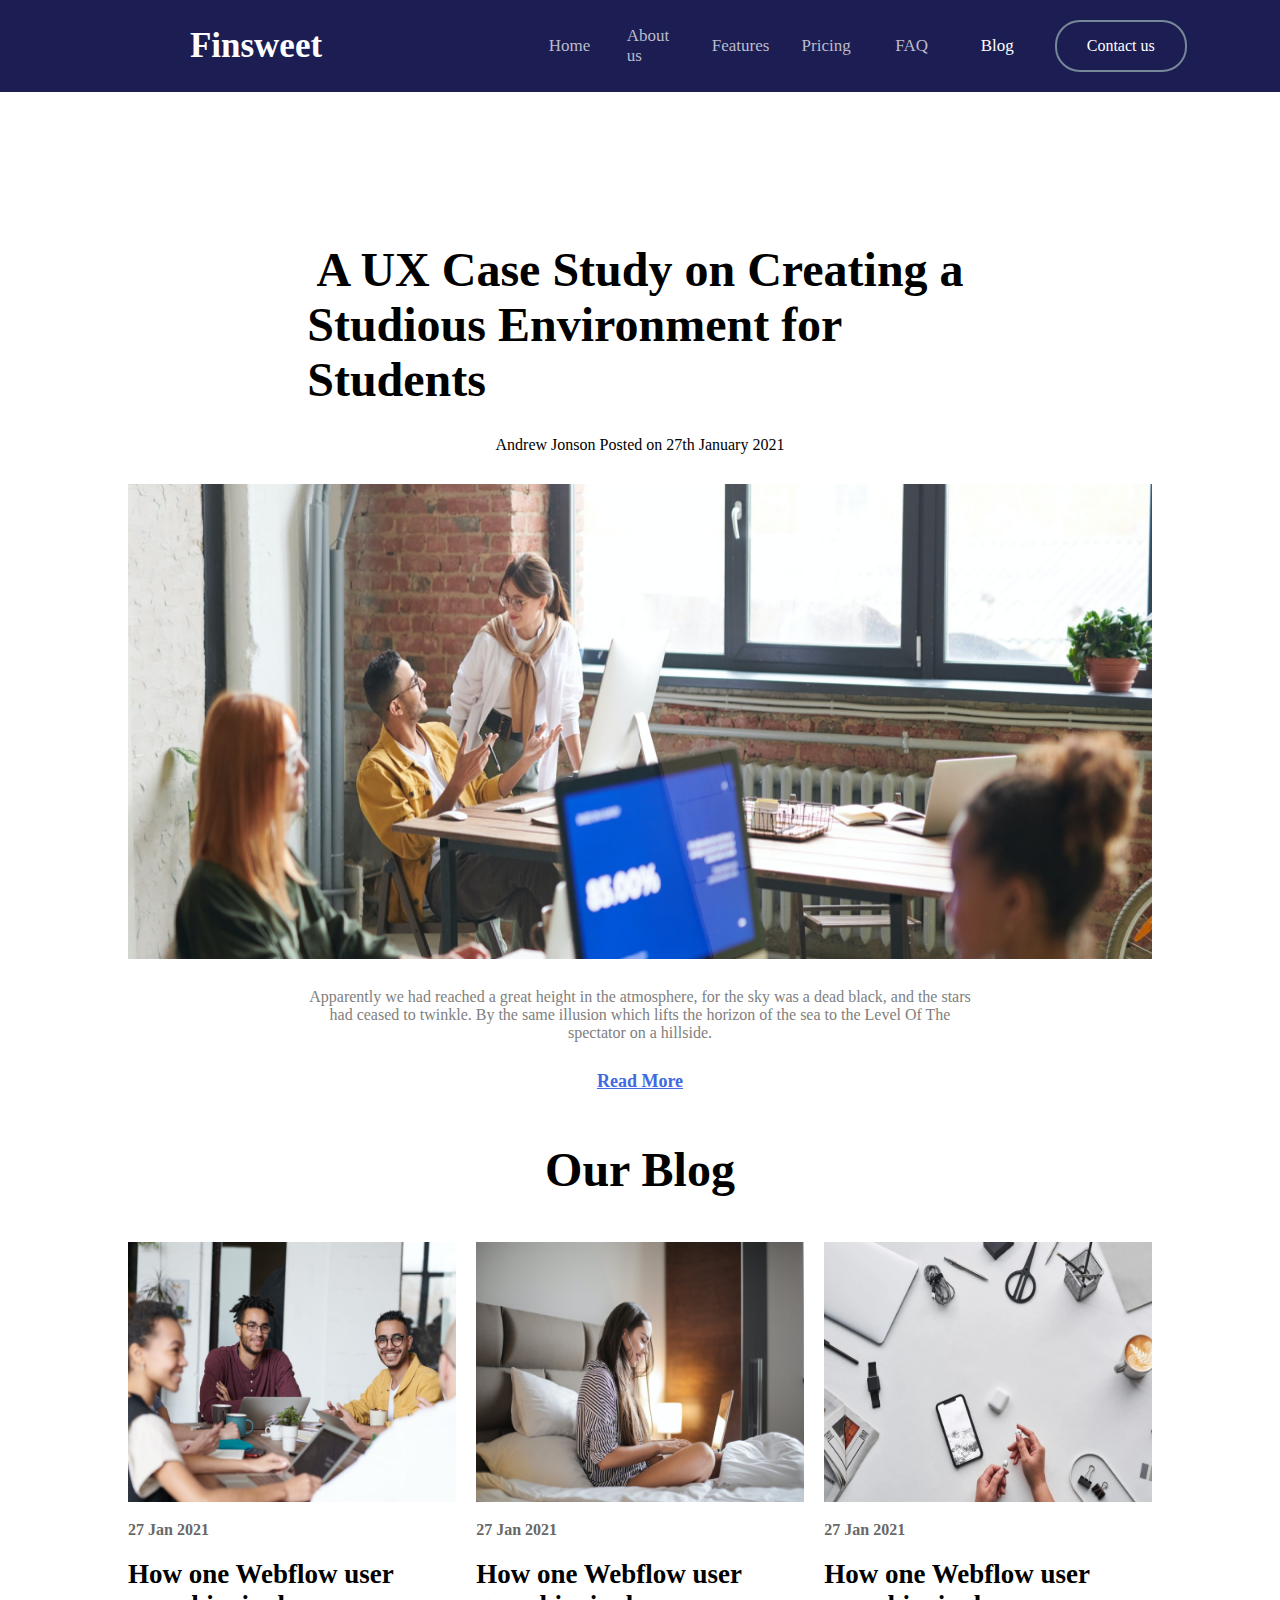
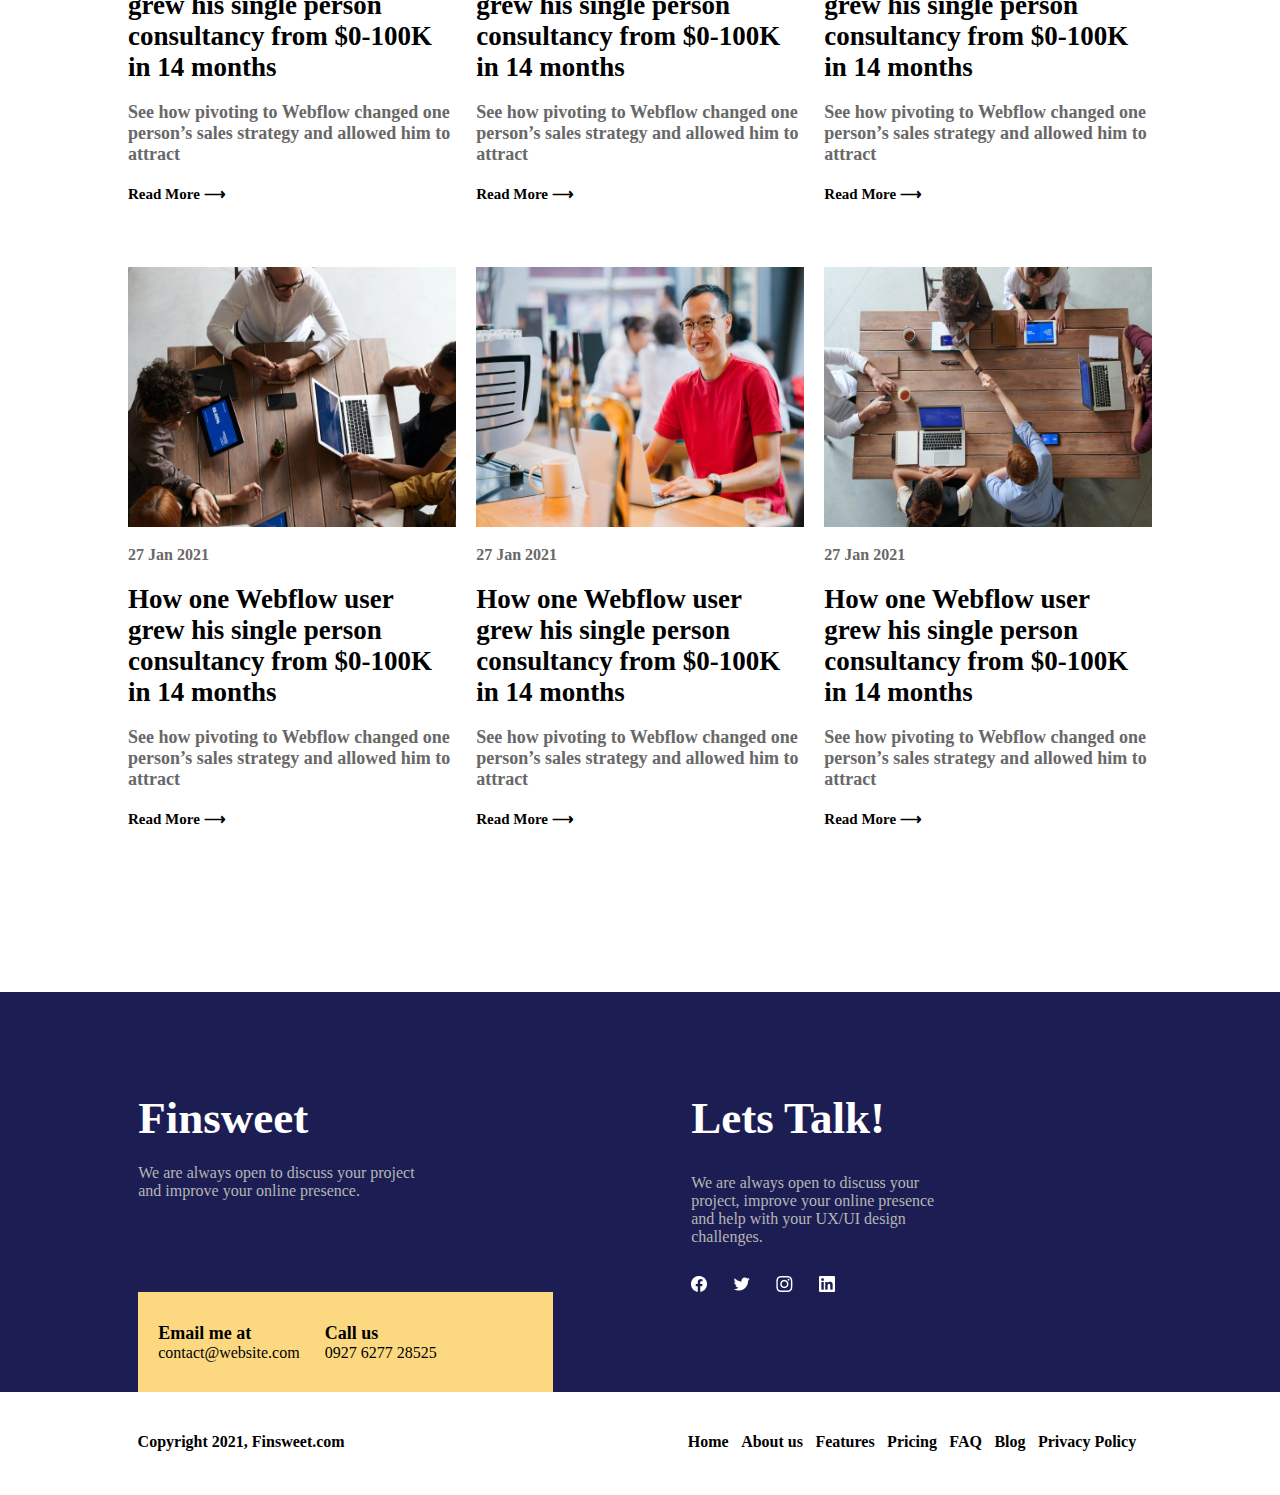
<file: BlogPage.html>
<!DOCTYPE html>
<html lang="en">
<head>
    <meta charset="UTF-8">
    <meta http-equiv="X-UA-Compatible" content="IE=edge">
    <meta name="viewport" content="width=device-width, initial-scale=1.0">
    <title>Blog Page</title>
    <link rel="stylesheet" href="BlogPage.css">
</head>
<body>
    <div class="container">
        <div class="navbar">
            <a class="LeftTextATag" href="./index.html">Finsweet</a>
            <div class="RightText">
                <a class="NavbarForm" href="./index.html">Home</a>
                <a class="NavbarForm" href="./AboutUs.html">About us</a>
                <a class="NavbarForm" href="./Features.html">Features</a>
                <a class="NavbarForm" href="./pricing.html">Pricing</a>
                <a class="NavbarForm" href="./ReadCase.html">FAQ</a>
                <a class="NavbarForm" href="./BlogPage.html" style="color: white;">Blog</a>
                <a class="ContactUsForm" href="./ContactUs.html">Contact us</a>
            </div>
        </div>
        <div class="BlogPageTop">
            <div class="BlogPageTopCenter">
                <div class="BlogPageTopCenterTopText">
                    <div>A UX Case Study on Creating a</div>
                    <div>Studious Environment for Students</div>
                </div>
                <div style="font-weight: 500; font-size: 16px;">Andrew Jonson Posted on 27th January 2021</div>
                <img src="Images/BlogPageTop.png" width="100%" height="475px">
                <div class="BlogPageTopCenterBottomText">
                    <div>Apparently we had reached a great height in the atmosphere, for the sky was a dead black, and the stars</div>
                    <div>had ceased to twinkle. By the same illusion which lifts the horizon of the sea to the Level Of The</div>
                    <div>spectator on a hillside.</div>
                </div>
                <a href="./ReadBlog.html" style="font-weight: bold; font-size: 18px; color: royalblue;">Read More</a>
            </div>
        </div>
        <div class="OurBlog">
            <div class="OurBlogCenter">
                <div style="font-weight: 600; font-size: 48px;">Our Blog</div>
                <div class="OurBlogCenterDiv">
                    <div class="OurBlogCenterBottom">
                        <div class="OurBlogCenterBottomDiv">
                            <img src="Images/BlogPage1.png" width="100%" height="260px">
                            <div style="color: #686868; font-weight: bold;">27 Jan 2021</div>
                            <div style="font-size: 27px; font-weight: bold;">How one Webflow user grew his single person consultancy from $0-100K in 14 months</div>
                            <div style="font-size: 18px; font-weight: bold; color: #686868;">See how pivoting to Webflow changed one person’s sales strategy and allowed him to attract</div>
                            <div style="font-weight: bold; font-size: 15px;">Read More ⟶</div>
                        </div>
                        <div class="OurBlogCenterBottomDiv">
                            <img src="Images/BlogPage2.png" width="100%" height="260px">
                            <div style="color: #686868; font-weight: bold;">27 Jan 2021</div>
                            <div style="font-size: 27px; font-weight: bold;">How one Webflow user grew his single person consultancy from $0-100K in 14 months</div>
                            <div style="font-size: 18px; font-weight: bold; color: #686868;">See how pivoting to Webflow changed one person’s sales strategy and allowed him to attract</div>
                            <div style="font-weight: bold; font-size: 15px;">Read More ⟶</div>
                        </div>
                        <div class="OurBlogCenterBottomDiv">
                            <img src="Images/BlogPage3.png" width="100%" height="260px">
                            <div style="color: #686868; font-weight: bold;">27 Jan 2021</div>
                            <div style="font-size: 27px; font-weight: bold;">How one Webflow user grew his single person consultancy from $0-100K in 14 months</div>
                            <div style="font-size: 18px; font-weight: bold; color: #686868;">See how pivoting to Webflow changed one person’s sales strategy and allowed him to attract</div>
                            <div style="font-size: 15px; font-weight: bold;">Read More ⟶</div>
                        </div>
                    </div>
                    <div class="OurBlogCenterBottom">
                        <div class="OurBlogCenterBottomDiv">
                            <img src="Images/BlogPage4.png" width="100%" height="260px">
                            <div style="color: #686868; font-weight: bold;">27 Jan 2021</div>
                            <div style="font-size: 27px; font-weight: bold;">How one Webflow user grew his single person consultancy from $0-100K in 14 months</div>
                            <div style="font-size: 18px; font-weight: bold; color: #686868;">See how pivoting to Webflow changed one person’s sales strategy and allowed him to attract</div>
                            <div style="font-weight: bold; font-size: 15px;">Read More ⟶</div>
                        </div>
                        <div class="OurBlogCenterBottomDiv">
                            <img src="Images/BlogPage5.png" width="100%" height="260px">
                            <div style="color: #686868; font-weight: bold;">27 Jan 2021</div>
                            <div style="font-size: 27px; font-weight: bold;">How one Webflow user grew his single person consultancy from $0-100K in 14 months</div>
                            <div style="font-size: 18px; font-weight: bold; color: #686868;">See how pivoting to Webflow changed one person’s sales strategy and allowed him to attract</div>
                            <div style="font-weight: bold; font-size: 15px;">Read More ⟶</div>
                        </div>
                        <div class="OurBlogCenterBottomDiv">
                            <img src="Images/BlogPage6.png" width="100%" height="260px">
                            <div style="color: #686868; font-weight: bold;">27 Jan 2021</div>
                            <div style="font-size: 27px; font-weight: bold;">How one Webflow user grew his single person consultancy from $0-100K in 14 months</div>
                            <div style="font-size: 18px; font-weight: bold; color: #686868;">See how pivoting to Webflow changed one person’s sales strategy and allowed him to attract</div>
                            <div style="font-size: 15px; font-weight: bold;">Read More ⟶</div>
                        </div>
                    </div>
                </div>
            </div>
        </div>
        <div class="Footer">
            <div class="FooterTop">
                <div class="FooterTopLeft">
                    <div class="FooterTopLeftTop">
                        <div style="font-size: 45px; font-weight: 600; color: white;">Finsweet</div>
                        <div style="font-size: 16px; color: rgb(182, 182, 182); margin-top: 20px; width: 70%;">We are always open to discuss your project and improve your online presence.</div>
                    </div>
                    <div class="FooterTopLeftBottom">
                        <div class="FooterTopLeftBottomLeft">
                            <div style="font-size: 18px; font-weight: bold; margin-left: 20px;">Email me at</div>
                            <div style="font-size: 16px; margin-left: 20px;">contact@website.com</div>
                        </div>
                        <div class="FooterTopLeftBottomRight">
                            <div style="font-size: 18px; font-weight: bold;">Call us</div>
                            <div style="font-size: 16px;">0927 6277 28525</div>
                        </div>
                    </div>
                </div>
                <div class="FooterTopRight">
                    <div style="font-size: 45px; font-weight: 600; color: white;">Lets Talk!</div>
                    <div style="font-size: 16px; color: rgb(182, 182, 182); width: 43%; margin: 30px 0px;">We are always open to discuss your project, improve your online presence and help with your UX/UI design challenges.</div>
                    <img src="Images/Social Media Icon2.png">
                </div>
            </div>
            <div class="FooterBottom">
                <div class="FooterBottomLeft">Copyright 2021, Finsweet.com</div>
                <div class="FooterBottomRight">
                    <a class="FooterBottomRightTextDiv" href="./index.html">Home</a>
                    <a class="FooterBottomRightTextDiv" href="./AboutUs.html">About us</a>
                    <a class="FooterBottomRightTextDiv" href="./Features.html">Features</a>
                    <a class="FooterBottomRightTextDiv" href="./pricing.html">Pricing</a>
                    <a class="FooterBottomRightTextDiv" href="./ReadCase.html">FAQ</a>
                    <a class="FooterBottomRightTextDiv" href="./BlogPage.html">Blog</a>
                    <a href="./PrivacyPolicy.html" class="FooterBottomRightTextDiv">Privacy Policy</a>
                </div>
            </div>
        </div>
    </div>
</body>
</html>
</file>
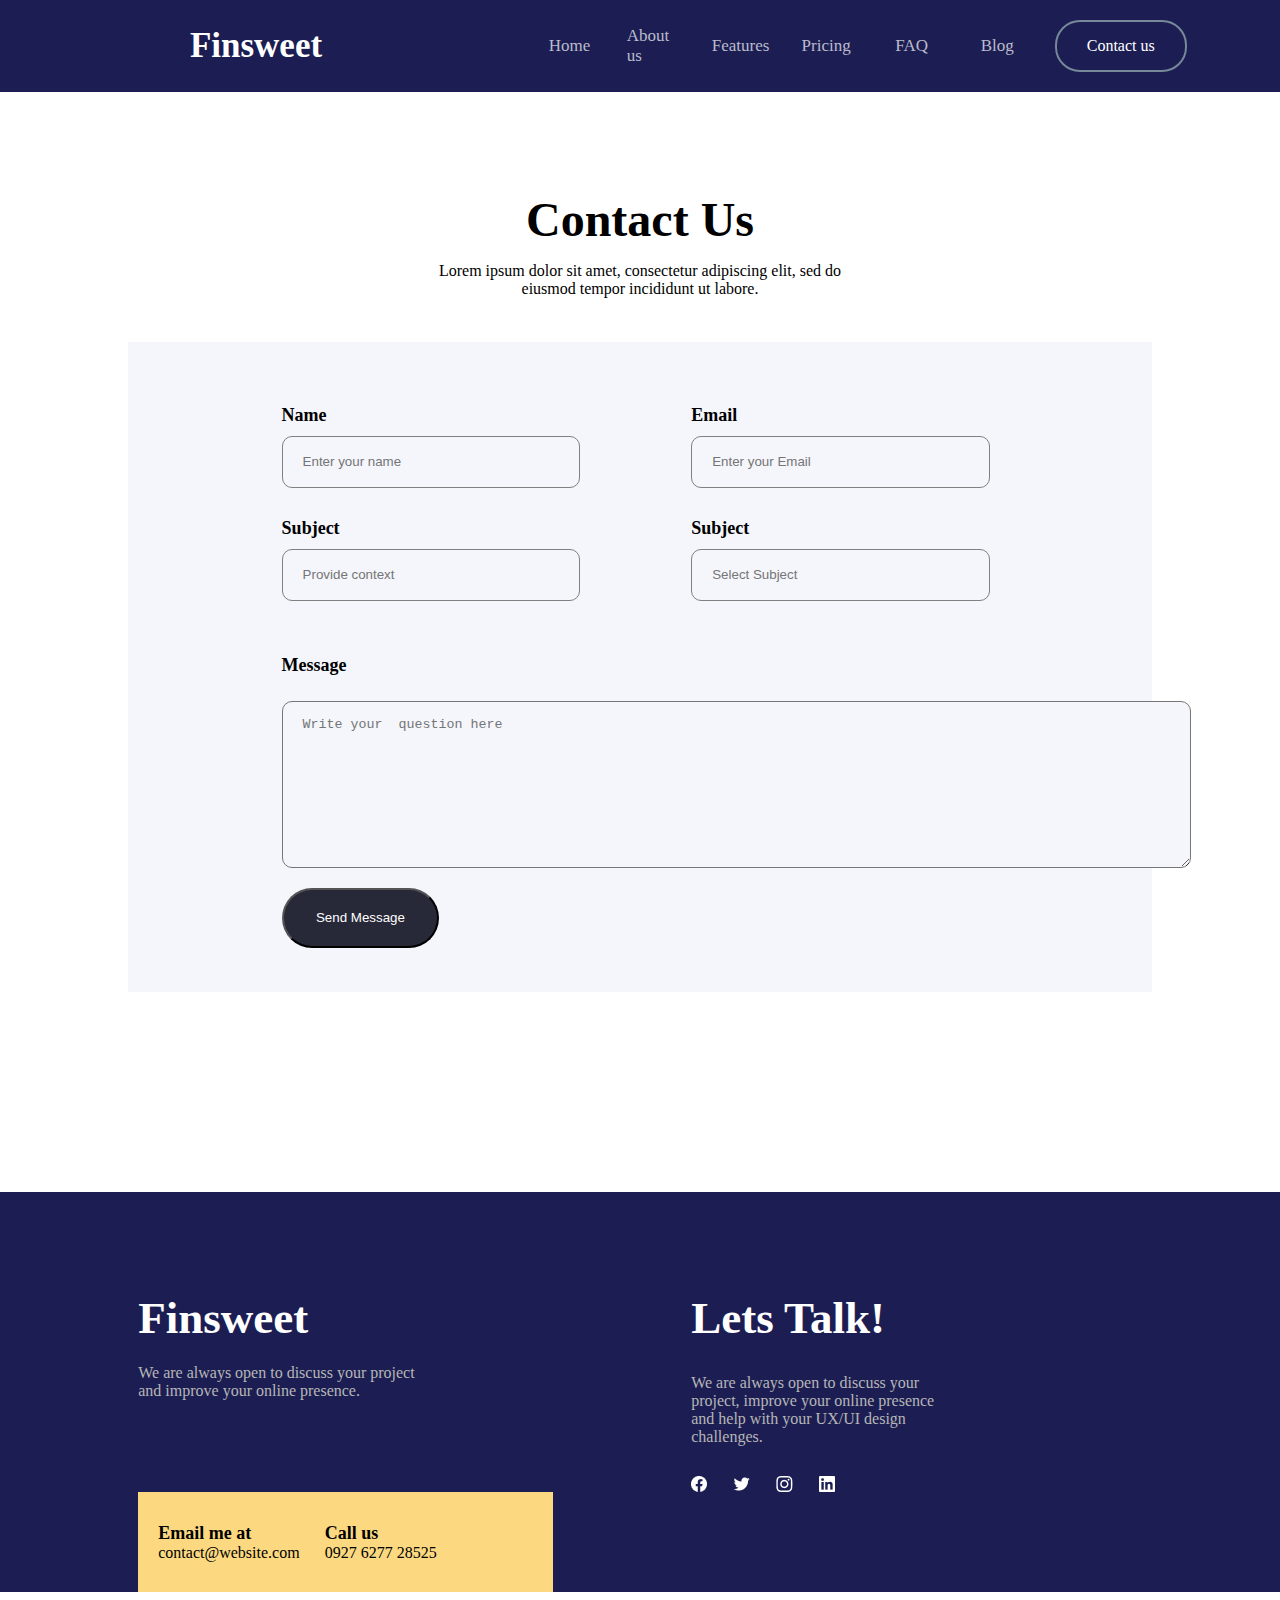
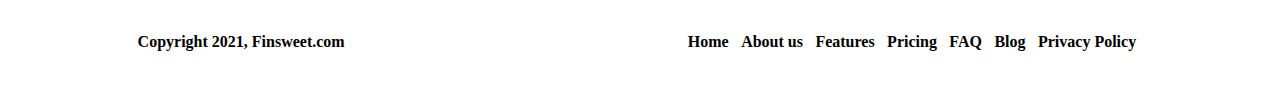
<file: ContactUs.html>
<!DOCTYPE html>
<html lang="en">
<head>
    <meta charset="UTF-8">
    <meta http-equiv="X-UA-Compatible" content="IE=edge">
    <meta name="viewport" content="width=device-width, initial-scale=1.0">
    <title>Contact Us</title>
    <link rel="stylesheet" href="ContactUs.css">
</head>
<body>
    <div class="container">
        <div class="navbar">
            <a class="LeftTextATag" href="./index.html">Finsweet</a>
            <div class="RightText">
                <a class="NavbarForm" href="./index.html">Home</a>
                <a class="NavbarForm" href="./AboutUs.html">About us</a>
                <a class="NavbarForm" href="./Features.html">Features</a>
                <a class="NavbarForm" href="./pricing.html">Pricing</a>
                <a class="NavbarForm" href="./ReadCase.html">FAQ</a>
                <a class="NavbarForm" href="./BlogPage.html">Blog</a>
                <a class="ContactUsForm" href="./ContactUs.html" style="color: white;">Contact us</a>
            </div>
        </div>
        <div class="ContactUsMother">
            <div class="ContactUsCenter">
                <div class="ContactUsTopText">
                    <div style="font-weight: 600; font-size: 48px;">Contact Us</div>
                    <div class="ContactUsTopBottomText">
                        <div>Lorem ipsum dolor sit amet, consectetur adipiscing elit, sed do</div>
                        <div>eiusmod tempor incididunt ut labore.</div>
                    </div>
                </div>
                <div class="ContactUsBottom">
                    <div class="ContactUsBottomMother">
                        <div class="ContactUsBottomTop">
                            <div class="ContactUsBottomLeftDiv">
                                <div style="font-weight: bold; font-size: 18px;">Name</div>
                                <input type="text" placeholder="Enter your name" style="margin-top: 10px; width: 90%; height: 50px; background: #F4F6FC; border: solid grey 1px; border-radius: 10px; padding: 0px 0px 0px 20px;">
                                <div style="font-weight: bold; font-size: 18px; margin: 30px 0px 10px;">Subject</div>
                                <input type="text" placeholder="Provide context" style="width: 90%; height: 50px; background: #F4F6FC; border: solid grey 1px; border-radius: 10px; padding: 0px 0px 0px 20px; margin: 0;">
                            </div>
                        </div>
                        <div class="ContactUsBottomBottom">
                            <div class="ContactUsBottomRightDiv">
                                <div style="font-weight: bold; font-size: 18px;">Email</div>
                                <input type="text" placeholder="Enter your Email" style="margin-top: 10px; width: 90%; height: 50px; background: #F4F6FC; border: solid grey 1px; border-radius: 10px; padding: 0px 0px 0px 20px;">
                                <div style="font-weight: bold; font-size: 18px; margin: 30px 0px 10px;">Subject</div>
                                <input type="text" placeholder="Select Subject" style="width: 90%; height: 50px; background: #F4F6FC; border: solid grey 1px; border-radius: 10px; padding: 0px 0px 0px 20px; margin: 0;">
                            </div>
                        </div>
                    </div>
                    <div class="ContactUsBottomDiv">
                        <div style="font-weight: 600; font-size: 18px;">Message</div>
                        <textarea placeholder="Write your  question here" cols="109" rows="10" style="border-radius: 10px; background-color: #F4F6FC; margin-top: 25px; padding: 15px 0px 0px 20px;"></textarea>
                        <button type="button" class="SendButton">Send Message</button>
                        
                    </div>
                </div>
            </div>
        </div>
        <div class="Footer">
            <div class="FooterTop">
                <div class="FooterTopLeft">
                    <div class="FooterTopLeftTop">
                        <div style="font-size: 45px; font-weight: 600; color: white;">Finsweet</div>
                        <div style="font-size: 16px; color: rgb(182, 182, 182); margin-top: 20px; width: 70%;">We are always open to discuss your project and improve your online presence.</div>
                    </div>
                    <div class="FooterTopLeftBottom">
                        <div class="FooterTopLeftBottomLeft">
                            <div style="font-size: 18px; font-weight: bold; margin-left: 20px;">Email me at</div>
                            <div style="font-size: 16px; margin-left: 20px;">contact@website.com</div>
                        </div>
                        <div class="FooterTopLeftBottomRight">
                            <div style="font-size: 18px; font-weight: bold;">Call us</div>
                            <div style="font-size: 16px;">0927 6277 28525</div>
                        </div>
                    </div>
                </div>
                <div class="FooterTopRight">
                    <div style="font-size: 45px; font-weight: 600; color: white;">Lets Talk!</div>
                    <div style="font-size: 16px; color: rgb(182, 182, 182); width: 43%; margin: 30px 0px;">We are always open to discuss your project, improve your online presence and help with your UX/UI design challenges.</div>
                    <img src="Images/Social Media Icon2.png">
                </div>
            </div>
            <div class="FooterBottom">
                <div class="FooterBottomLeft">Copyright 2021, Finsweet.com</div>
                <div class="FooterBottomRight">
                    <a class="FooterBottomRightTextDiv" href="./index.html">Home</a>
                    <a class="FooterBottomRightTextDiv" href="./AboutUs.html">About us</a>
                    <a class="FooterBottomRightTextDiv" href="./Features.html">Features</a>
                    <a class="FooterBottomRightTextDiv" href="./pricing.html">Pricing</a>
                    <a class="FooterBottomRightTextDiv" href="./ReadCase.html">FAQ</a>
                    <a class="FooterBottomRightTextDiv" href="./BlogPage.html">Blog</a>
                    <a href="./PrivacyPolicy.html" class="FooterBottomRightTextDiv">Privacy Policy</a>
                </div>
            </div>
        </div>
    </div>
</body>
</html>
</file>
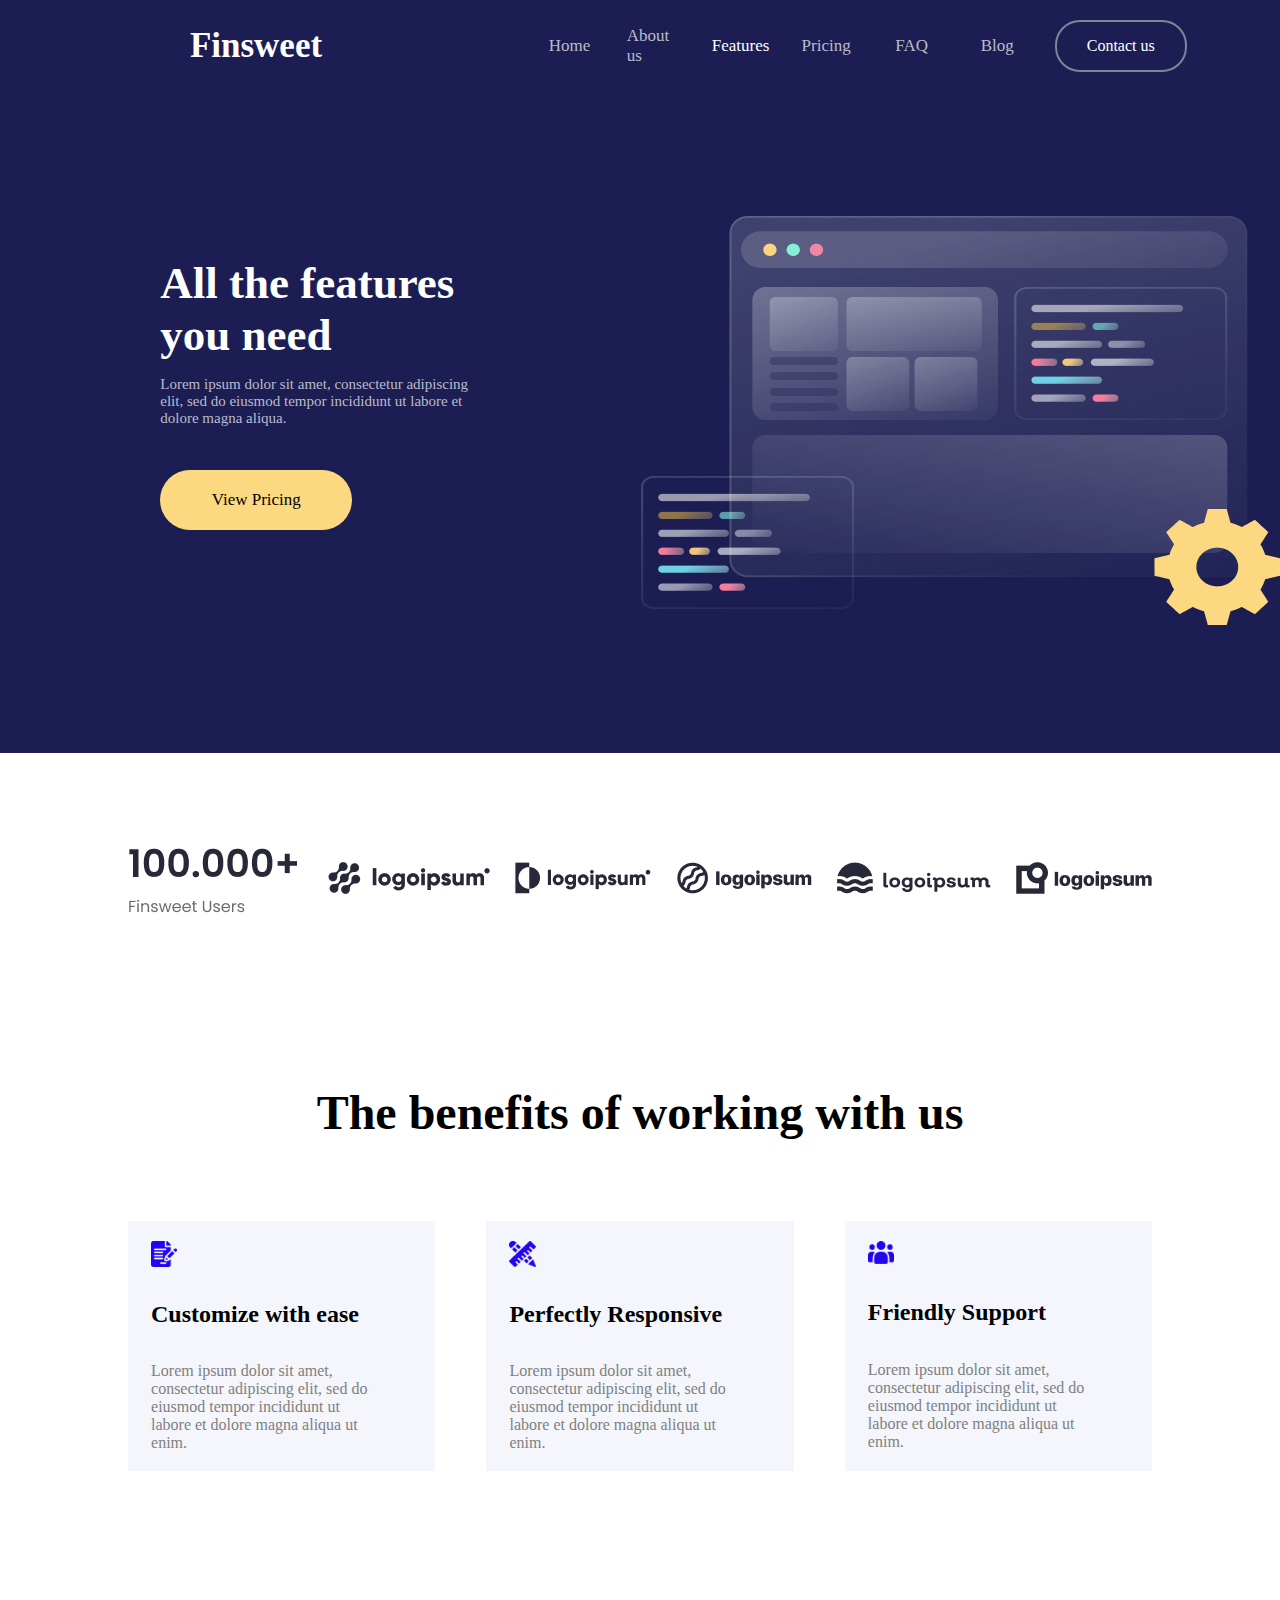
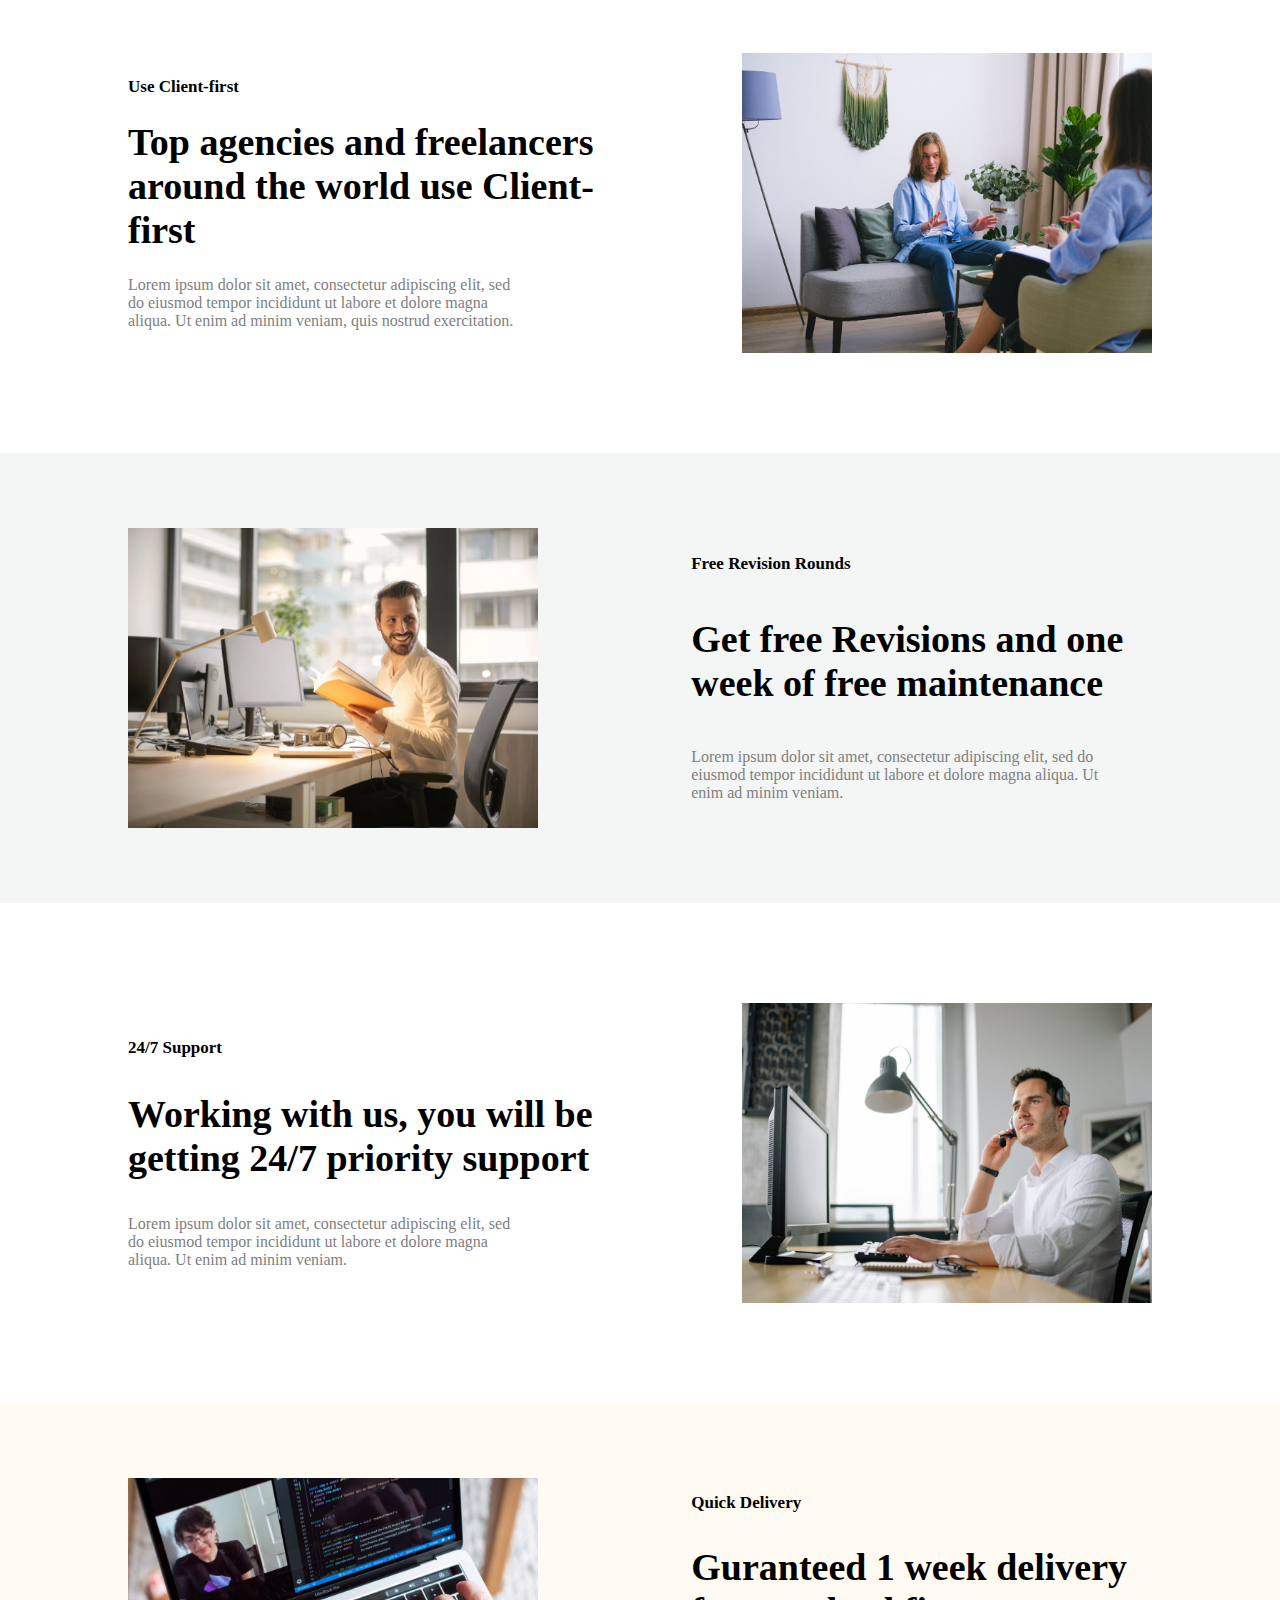
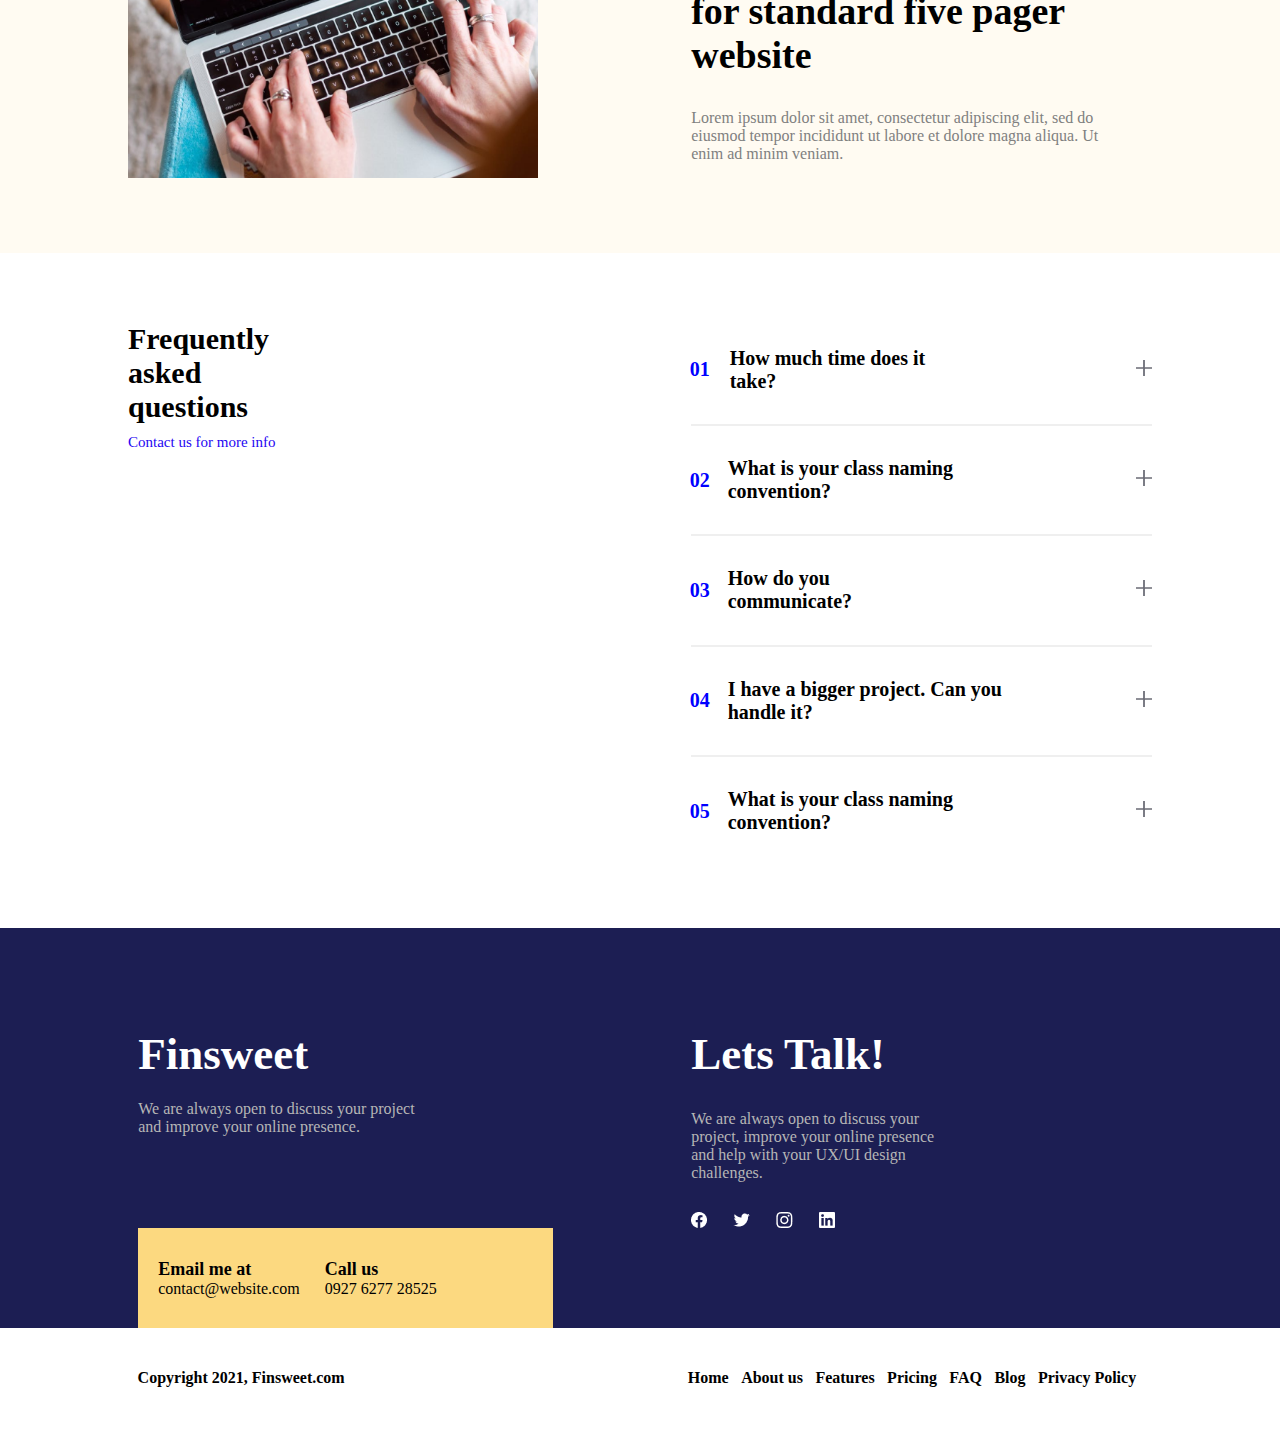
<file: Features.html>
<!DOCTYPE html>
<html lang="en">
<head>
    <meta charset="UTF-8">
    <meta http-equiv="X-UA-Compatible" content="IE=edge">
    <meta name="viewport" content="width=device-width, initial-scale=1.0">
    <title>Features</title>
    <link rel="stylesheet" href="Features.css">
</head>
<body>
    <script src="Features.js"></script>
    <div class="container">
        <div class="navbar">
            <a class="LeftTextATag" href="./index.html">Finsweet</a>
            <div class="RightText">
                <a class="NavbarForm" href="./index.html">Home</a>
                <a class="NavbarForm" href="./AboutUs.html">About us</a>
                <a class="NavbarForm" href="./Features.html" style="color: white;">Features</a>
                <a class="NavbarForm" href="./pricing.html">Pricing</a>
                <a class="NavbarForm" href="./ReadCase.html">FAQ</a>
                <a class="NavbarForm" href="./BlogPage.html">Blog</a>
                <a class="ContactUsForm" href="./ContactUs.html">Contact us</a>
            </div>
        </div>
        <div class="Home">
            <div class="LeftDiv">
                <div class="mother">
                    <div class="toptext">All the features you need</div>
                    <div class="centertext">Lorem ipsum dolor sit amet, consectetur adipiscing elit, sed do eiusmod tempor incididunt ut labore et dolore magna aliqua.</div>
                    <div class="bottomdiv">
                            <a href="./pricing.html" class="OurPricingForm">View Pricing</a>
                    </div>
                </div>
            </div>
            <div class="RightDiv"><img src="Images/Feature Hero Illustration.png"></div>
        </div>
        <div class="TheBenefitsBottomMother">
            <div class="TheBenefitsBottom">
                <img src="Images/logoIpsum1.png">
                <img src="Images/logoIpsum2.png">
                <img src="Images/logoIpsum3.png">
                <img src="Images/logoIpsum4.png">
                <img src="Images/logoIpsum5.png">
                <img src="Images/logoIpsum6.png">
            </div>
        </div>
        <div class="TheBenefits">
            <div class="TheBenefitsMother">
                <div style="font-weight: 600; font-size: 48px;">The benefits of working with us</div>
                <div class="TheBenefitsCenter">
                    <div class="TheBenefitsCenterDiv">
                        <div class="TheBenefitsCenterDivMother">
                            <img src="Images/BenefitsIcon1.png" width="10%">
                            <div style="margin: 15px 0px; font-weight: bold; font-size: 24px;">Customize with ease</div>
                            <div style="color: grey; width: 85%; font-weight: 400; font-size: 16px;">Lorem ipsum dolor sit amet, consectetur adipiscing elit, sed do eiusmod tempor incididunt ut labore et dolore magna aliqua ut enim.</div>
                        </div>
                    </div>
                    <div class="TheBenefitsCenterDiv">
                        <div class="TheBenefitsCenterDivMother">
                            <img src="Images/BenefitsIcon2.png" width="10%">
                            <div style="margin: 15px 0px; font-weight: bold; font-size: 24px;">Perfectly Responsive</div>
                            <div style="color: grey; width: 85%; font-weight: 400; font-size: 16px;">Lorem ipsum dolor sit amet, consectetur adipiscing elit, sed do eiusmod tempor incididunt ut labore et dolore magna aliqua ut enim.</div>
                        </div>
                    </div>
                    <div class="TheBenefitsCenterDiv">
                        <div class="TheBenefitsCenterDivMother">
                            <img src="Images/BenefitsIcon3.png" width="10%">
                            <div style="margin: 15px 0px; font-weight: bold; font-size: 24px;">Friendly Support</div>
                            <div style="color: grey; width: 85%; font-weight: 400; font-size: 16px;">Lorem ipsum dolor sit amet, consectetur adipiscing elit, sed do eiusmod tempor incididunt ut labore et dolore magna aliqua ut enim.</div>
                        </div>
                    </div>
                </div>
            </div>
        </div>
        <div class="OurDesignsSolveProblems">
            <div class="OurDesignsSolveProblemsCenter">
                <div class="OurDesignsSolveProblemsCenterText">
                    <div style="font-weight: bold; font-size: 17px;">Use Client-first</div>
                    <div style="font-weight: 600; font-size: 38px; width: 80%;">Top agencies and freelancers around the world use Client-first</div>
                    <div style="font-weight: 400; font-size: 16px; width: 65%; color: grey;">Lorem ipsum dolor sit amet, consectetur adipiscing elit, sed do eiusmod tempor incididunt ut labore et dolore magna aliqua. Ut enim ad minim veniam, quis nostrud exercitation.</div>
                </div>
                <img src="Images/Features1.png" width="40%" height="300px">
            </div>
        </div>
        <div class="OurVisionMother">
            <div class="OurVision">
                <img src="Images/Features2.png" width="40%" height="300px">
                <div class="OurVisionText">
                    <div class="OurVisionTextDiv">
                        <div style="font-weight: bold; font-size: 17px;">Free Revision Rounds</div>
                        <div style="font-weight: 600; font-size: 38px; width: 100%;">Get free Revisions and one week of free maintenance</div>
                        <div style="font-weight: 400; font-size: 16px; width: 90%; color: grey;">Lorem ipsum dolor sit amet, consectetur adipiscing elit, sed do eiusmod tempor incididunt ut labore et dolore magna aliqua. Ut enim ad minim veniam.</div>
                    </div>
                </div>
            </div>
        </div>
        <div class="Support">
            <div class="SupportCenter">
                <div class="SupportCenterText">
                    <div style="font-weight: bold; font-size: 17px;">24/7 Support</div>
                    <div style="font-weight: 600; font-size: 38px; width: 80%;">Working with us, you will be getting 24/7 priority support</div>
                    <div style="font-weight: 400; font-size: 16px; width: 65%; color: grey;">Lorem ipsum dolor sit amet, consectetur adipiscing elit, sed do eiusmod tempor incididunt ut labore et dolore magna aliqua. Ut enim ad minim veniam.</div>
                </div>
                <img src="Images/Features3.png" width="40%" height="300px">
            </div>
        </div>
        <div class="QuickDeliveryMother">
            <div class="QuickDelivery">
                <img src="Images/Features4.png" width="40%" height="300px">
                <div class="QuickDeliveryText">
                    <div class="QuickDeliveryTextDiv">
                        <div style="font-weight: bold; font-size: 17px;">Quick Delivery</div>
                        <div style="font-weight: 600; font-size: 38px; width: 100%;">Guranteed 1 week delivery for standard five pager website</div>
                        <div style="font-weight: 400; font-size: 16px; width: 90%; color: grey;">Lorem ipsum dolor sit amet, consectetur adipiscing elit, sed do eiusmod tempor incididunt ut labore et dolore magna aliqua. Ut enim ad minim veniam.</div>
                    </div>
                </div>
            </div>
        </div>
        <div class="FrequentlyAskedQuestions">
            <div class="FrequentlyAskedQuestionsMother">
                <div class="FrequentlyAskedQuestionsLeft">
                    <div style="font-size: 30px; font-weight: bold;">Frequently asked questions</div>
                    <a href="./ContactUs.html" style="font-size: 15px; color: #2405F2; margin-top: 10px; text-decoration: none;">Contact us for more info</a>
                </div>
                <div class="FrequentlyAskedQuestionsRight">
                    <div class="FrequentlyAskedQuestionsRightFirst">
                        <div class="FrequentlyAskedQuestionsRightFirstDiv">
                            <div style="display: flex; justify-content: flex-start; align-items: center; width: 53%; height: 50px;">
                                <div style="font-size: 20px; font-weight: bold; color: blue;">01</div>
                                <div style="font-size: 20px; font-weight: bold; margin-left: 20px;">How much time does it take?</div>
                            </div>
                            <div id="ForJSImg1" class="ForJsImg1"><img src="Images/plus.png"></div>
                        </div>
                        <div id="ForJS1" class="ForJs1">Lorem ipsum dolor sit amet, consectetur adipiscing elit, sed do eiusmod tempor incididunt ut labore et dolore magna aliqua.</div>
                    </div>
                    <div style="background-color: rgb(239 239 239); width: 60%; height: 2px;"></div>
                    <div class="FrequentlyAskedQuestionsRightTwond">
                        <div class="FrequentlyAskedQuestionsRightTwondDiv">
                            <div style="display: flex; justify-content: flex-start; align-items: center; width: 69%; height: 50px;">
                                <div style="font-size: 20px; font-weight: bold; color: blue;">02</div>
                                <div style="font-size: 20px; font-weight: bold; margin-left: 18px;">What is your class naming convention?</div>
                            </div>
                            <div id="ForJSImg2" class="ForJsImg2"><img src="Images/plus.png"></div>
                        </div>
                        <div id="ForJS2" class="ForJs2">Lorem ipsum dolor sit amet, consectetur adipiscing elit, sed do eiusmod tempor incididunt ut labore et dolore magna aliqua.</div>
                    </div>
                    <div style="background-color: rgb(239 239 239); width: 60%; height: 2px;"></div>
                    <div class="FrequentlyAskedQuestionsRightTwond">
                        <div class="FrequentlyAskedQuestionsRightTwondDiv">
                            <div style="display: flex; justify-content: flex-start; align-items: center; width: 51%; height: 50px;">
                                <div style="font-size: 20px; font-weight: bold; color: blue;">03</div>
                                <div style="font-size: 20px; font-weight: bold; margin-left: 18px;">How do you communicate?</div>
                            </div>
                            <div id="ForJSImg3" class="ForJsImg3"><img src="Images/plus.png"></div>
                        </div>
                        <div id="ForJS3" class="ForJs3">Lorem ipsum dolor sit amet, consectetur adipiscing elit, sed do eiusmod tempor incididunt ut labore et dolore magna aliqua.</div>
                    </div>
                    <div style="background-color: rgb(239 239 239); width: 60%; height: 2px;"></div>
                    <div class="FrequentlyAskedQuestionsRightTwond">
                        <div class="FrequentlyAskedQuestionsRightTwondDiv">
                            <div style="display: flex; justify-content: flex-start; align-items: center; width: 75%; height: 50px;">
                                <div style="font-size: 20px; font-weight: bold; color: blue;">04</div>
                                <div style="font-size: 20px; font-weight: bold; margin-left: 18px;">I have a bigger project. Can you handle it?</div>
                            </div>
                            <div id="ForJSImg4" class="ForJsImg4"><img src="Images/plus.png"></div>
                        </div>
                        <div id="ForJS4" class="ForJs4">Lorem ipsum dolor sit amet, consectetur adipiscing elit, sed do eiusmod tempor incididunt ut labore et dolore magna aliqua.</div>
                    </div>
                    <div style="background-color: rgb(239 239 239); width: 60%; height: 2px;"></div>
                    <div class="FrequentlyAskedQuestionsRightTwond">
                        <div class="FrequentlyAskedQuestionsRightTwondDiv">
                            <div style="display: flex; justify-content: flex-start; align-items: center; width: 69%; height: 50px;">
                                <div style="font-size: 20px; font-weight: bold; color: blue;">05</div>
                                <div style="font-size: 20px; font-weight: bold; margin-left: 18px;">What is your class naming convention?  </div>
                            </div>
                            <div id="ForJSImg5" class="ForJsImg5"><img src="Images/plus.png"></div>
                        </div>
                        <div id="ForJS5" class="ForJs5">Lorem ipsum dolor sit amet, consectetur adipiscing elit, sed do eiusmod tempor incididunt ut labore et dolore magna aliqua.</div>
                    </div>
                </div>
            </div>
        </div>
        <div class="Footer">
            <div class="FooterTop">
                <div class="FooterTopLeft">
                    <div class="FooterTopLeftTop">
                        <div style="font-size: 45px; font-weight: 600; color: white;">Finsweet</div>
                        <div style="font-size: 16px; color: rgb(182, 182, 182); margin-top: 20px; width: 70%;">We are always open to discuss your project and improve your online presence.</div>
                    </div>
                    <div class="FooterTopLeftBottom">
                        <div class="FooterTopLeftBottomLeft">
                            <div style="font-size: 18px; font-weight: bold; margin-left: 20px;">Email me at</div>
                            <div style="font-size: 16px; margin-left: 20px;">contact@website.com</div>
                        </div>
                        <div class="FooterTopLeftBottomRight">
                            <div style="font-size: 18px; font-weight: bold;">Call us</div>
                            <div style="font-size: 16px;">0927 6277 28525</div>
                        </div>
                    </div>
                </div>
                <div class="FooterTopRight">
                    <div style="font-size: 45px; font-weight: 600; color: white;">Lets Talk!</div>
                    <div style="font-size: 16px; color: rgb(182, 182, 182); width: 43%; margin: 30px 0px;">We are always open to discuss your project, improve your online presence and help with your UX/UI design challenges.</div>
                    <img src="Images/Social Media Icon2.png">
                </div>
            </div>
            <div class="FooterBottom">
                <div class="FooterBottomLeft">Copyright 2021, Finsweet.com</div>
                <div class="FooterBottomRight">
                    <a class="FooterBottomRightTextDiv" href="./index.html">Home</a>
                    <a class="FooterBottomRightTextDiv" href="./AboutUs.html">About us</a>
                    <a class="FooterBottomRightTextDiv" href="./Features.html">Features</a>
                    <a class="FooterBottomRightTextDiv" href="./pricing.html">Pricing</a>
                    <a class="FooterBottomRightTextDiv" href="./ReadCase.html">FAQ</a>
                    <a class="FooterBottomRightTextDiv" href="./BlogPage.html">Blog</a>
                    <a href="./PrivacyPolicy.html" class="FooterBottomRightTextDiv">Privacy Policy</a>
                </div>
            </div>
        </div>
    </div>
</body>
</html>
</file>
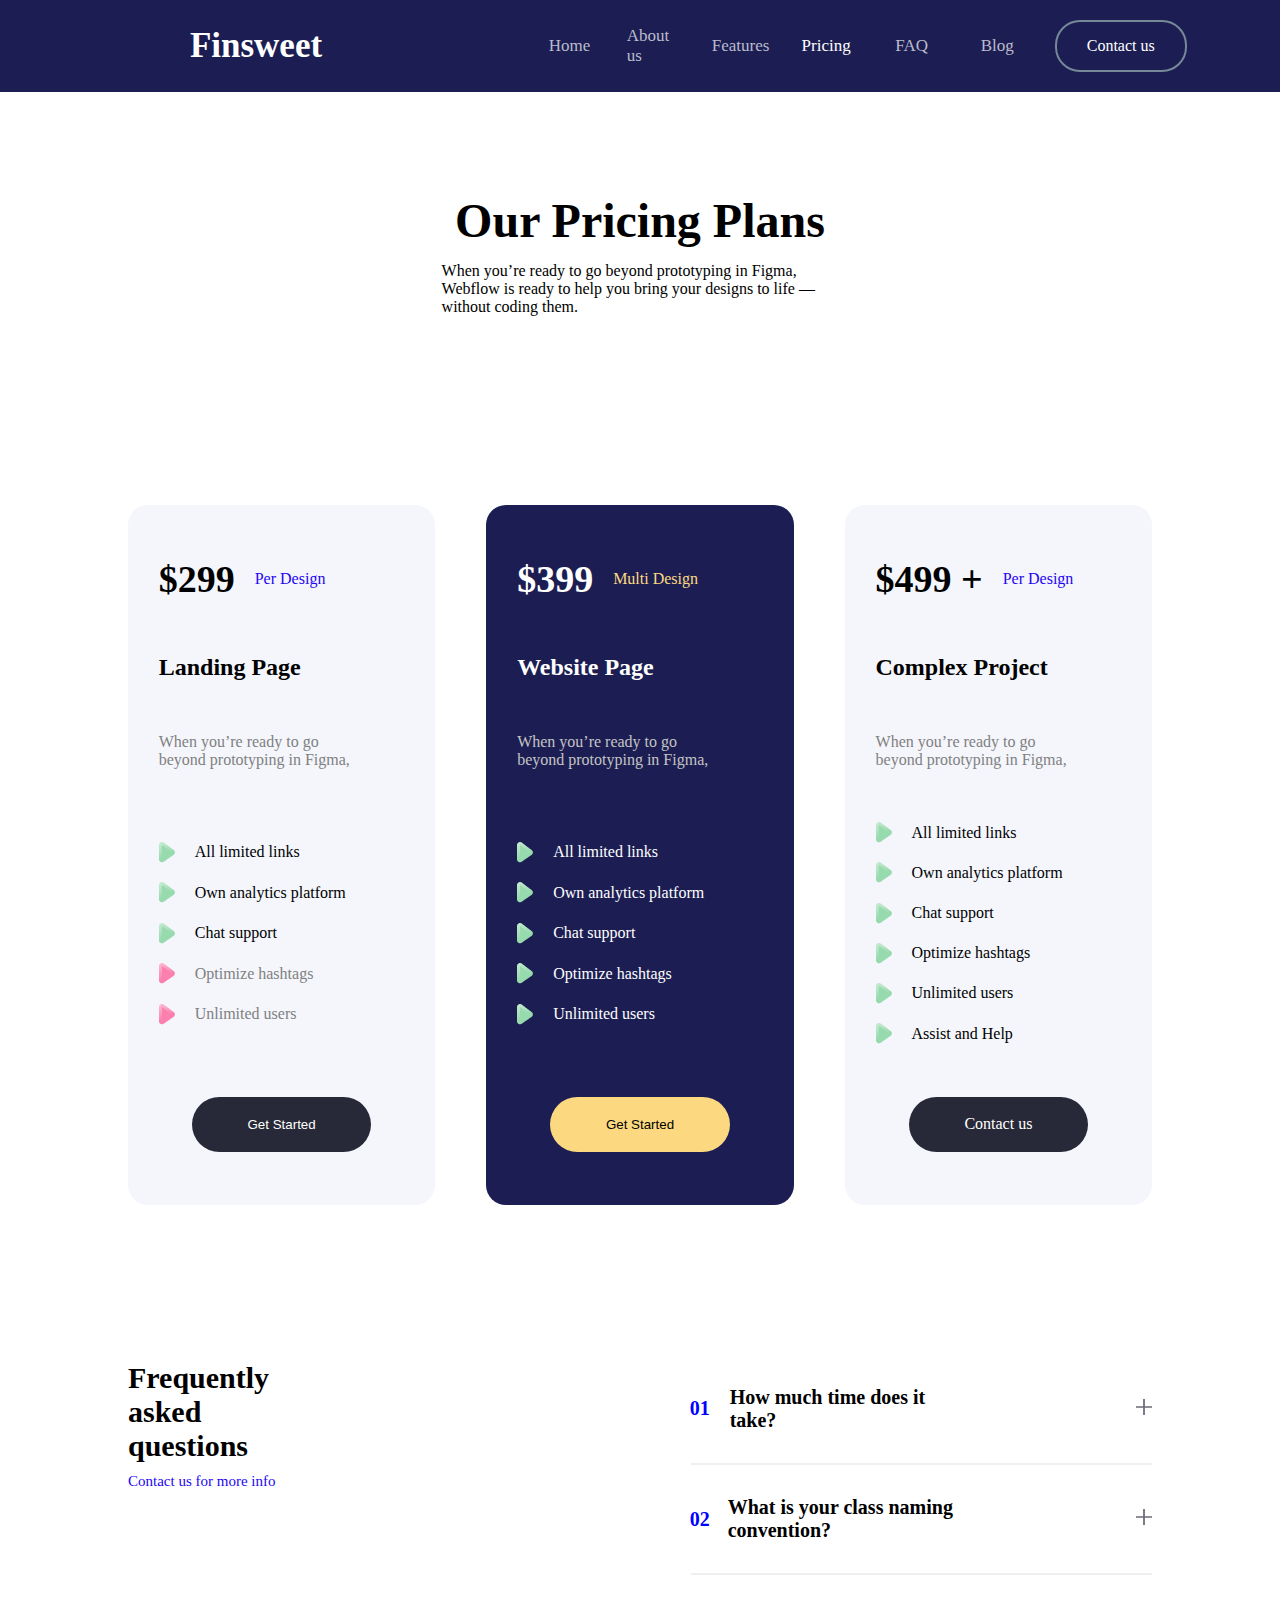
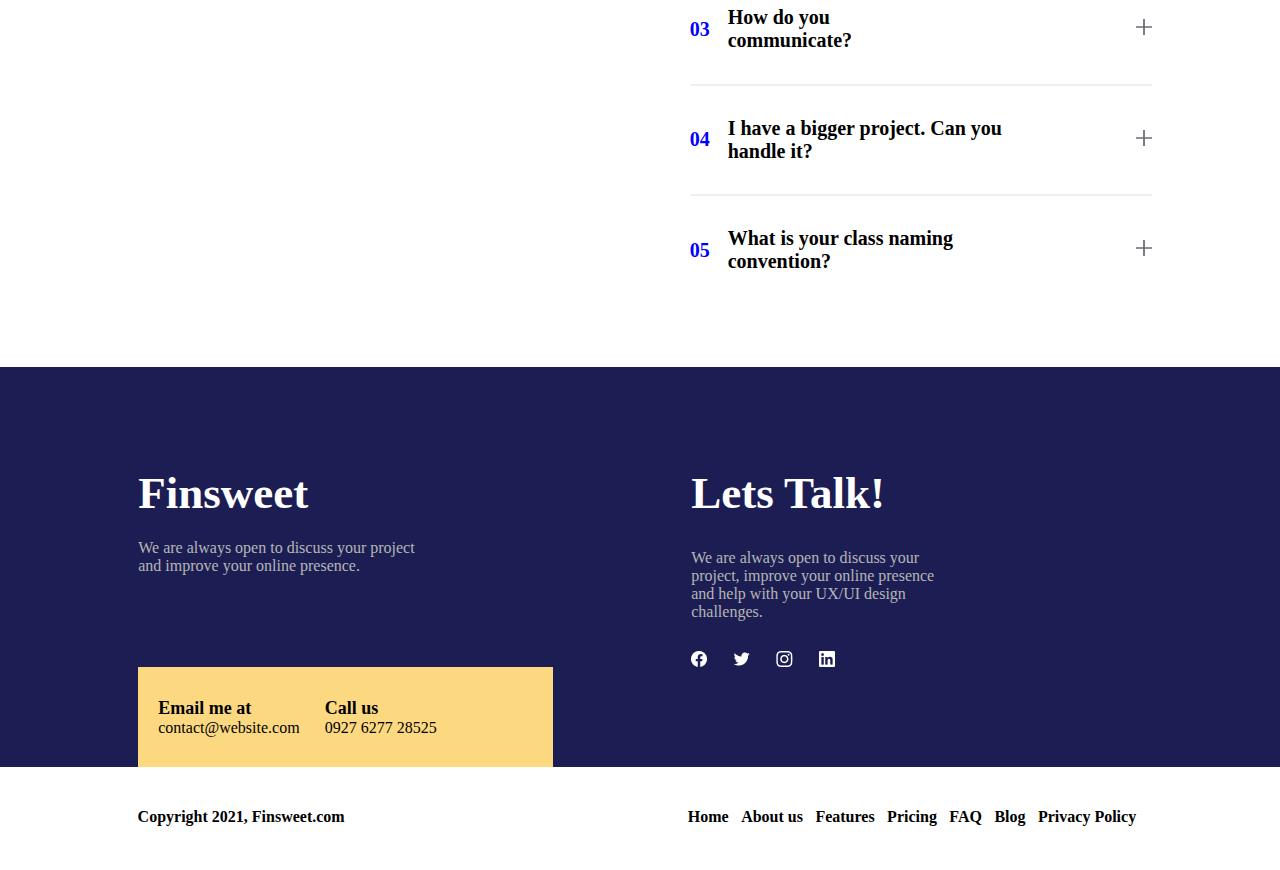
<file: pricing.html>
<!DOCTYPE html>
<html lang="en">
<head>
    <meta charset="UTF-8">
    <meta http-equiv="X-UA-Compatible" content="IE=edge">
    <meta name="viewport" content="width=device-width, initial-scale=1.0">
    <title>Pricing</title>
    <link rel="stylesheet" href="pricing.css">
</head>
<body>
    <script src="pricing.js"></script>
    <div class="container">
        <div class="navbar">
            <a class="LeftTextATag" href="./index.html">Finsweet</a>
            <div class="RightText">
                <a class="NavbarForm" href="./index.html">Home</a>
                <a class="NavbarForm" href="./AboutUs.html">About us</a>
                <a class="NavbarForm" href="./Features.html">Features</a>
                <a class="NavbarForm" href="./pricing.html" style="color: white;">Pricing</a>
                <a class="NavbarForm" href="./ReadCase.html">FAQ</a>
                <a class="NavbarForm" href="./BlogPage.html">Blog</a>
                <a class="ContactUsForm" href="./ContactUs.html">Contact us</a>
            </div>
        </div>
        <div class="OurPricing">
            <div class="OurPricingText">
                <div style="font-weight: 600; font-size: 48px;">Our Pricing Plans</div>
                <div>When you’re ready to go beyond prototyping in Figma, Webflow is ready to help you bring your designs to life — without coding them.</div>
            </div>
            <div class="OurPricingMain">
                <div class="OurPricingMainDiv1">
                    <div class="OurPricingMainDivMother1">
                        <div class="OurPricingMainDivTopText1">
                            <div style="font-weight: bold; font-size: 38px;">$299</div>
                            <div style="font-weight: 400; font-size: 16px; color: #2405F2; margin-left: 20px;">Per Design</div>
                        </div>
                        <div style="font-weight: bold; font-size: 24px;">Landing Page</div>
                        <div style="font-weight: 500; font-size: 16px; color: grey; width: 80%;">When you’re ready to go beyond prototyping in Figma,</div>
                        <div class="OurPricingMainBottom">
                            <div class="OurPricingMainBottomDiv">
                                <img src="Images/pricing1.png">
                                <div style="margin-left: 20px;">All limited links</div>
                            </div>
                            <div class="OurPricingMainBottomDiv">
                                <img src="Images/pricing1.png">
                                <div style="margin-left: 20px;">Own analytics platform</div>
                            </div>
                            <div class="OurPricingMainBottomDiv">
                                <img src="Images/pricing1.png">
                                <div style="margin-left: 20px;">Chat support</div>
                            </div>
                            <div class="OurPricingMainBottomDiv">
                                <img src="Images/pricing2.png">
                                <div style="margin-left: 20px; color: grey;">Optimize hashtags</div>
                            </div>
                            <div class="OurPricingMainBottomDiv">
                                <img src="Images/pricing2.png">
                                <div style="margin-left: 20px; color: grey;">Unlimited users</div>
                            </div>
                        </div>
                        <form action="./pricing.html" class="OurPricingForm">
                        <button class="OurPricingMainButton1">Get Started</button>
                        </form>
                    </div>
                </div>
                <div class="OurPricingMainDiv2">
                    <div class="OurPricingMainDivMother2">
                        <div class="OurPricingMainDivTopText2">
                            <div style="font-weight: bold; font-size: 38px;">$399</div>
                            <div style="font-weight: 400; font-size: 16px; color: #FCD980; margin-left: 20px;">Multi Design</div>
                        </div>
                        <div style="font-weight: bold; font-size: 24px;">Website Page</div>
                        <div style="font-weight: 500; font-size: 16px; color: #c4c4c4; width: 85%;">When you’re ready to go beyond prototyping in Figma,</div>
                        <div class="OurPricingMainBottom">
                            <div class="OurPricingMainBottomDiv">
                                <img src="Images/pricing1.png">
                                <div style="margin-left: 20px;">All limited links</div>
                            </div>
                            <div class="OurPricingMainBottomDiv">
                                <img src="Images/pricing1.png">
                                <div style="margin-left: 20px;">Own analytics platform</div>
                            </div>
                            <div class="OurPricingMainBottomDiv">
                                <img src="Images/pricing1.png">
                                <div style="margin-left: 20px;">Chat support</div>
                            </div>
                            <div class="OurPricingMainBottomDiv">
                                <img src="Images/pricing1.png">
                                <div style="margin-left: 20px;">Optimize hashtags</div>
                            </div>
                            <div class="OurPricingMainBottomDiv">
                                <img src="Images/pricing1.png">
                                <div style="margin-left: 20px;">Unlimited users</div>
                            </div>
                        </div>
                        <form action="./pricing.html" class="OurPricingForm">
                        <button class="OurPricingMainButton2">Get Started</button>
                        </form>
                    </div>
                </div>
                <div class="OurPricingMainDiv3">
                    <div class="OurPricingMainDivMother3">
                        <div class="OurPricingMainDivTopText3">
                            <div style="font-weight: bold; font-size: 38px;">$499 +</div>
                            <div style="font-weight: 400; font-size: 16px; color: #2405F2; margin-left: 20px;">Per Design</div>
                        </div>
                        <div style="font-weight: bold; font-size: 24px;">Complex Project</div>
                        <div style="font-weight: 500; font-size: 16px; color: grey; width: 85%;">When you’re ready to go beyond prototyping in Figma,</div>
                        <div class="OurPricingMainBottom3">
                            <div class="OurPricingMainBottomDiv3">
                                <img src="Images/pricing1.png">
                                <div style="margin-left: 20px;">All limited links</div>
                            </div>
                            <div class="OurPricingMainBottomDiv">
                                <img src="Images/pricing1.png">
                                <div style="margin-left: 20px;">Own analytics platform</div>
                            </div>
                            <div class="OurPricingMainBottomDiv">
                                <img src="Images/pricing1.png">
                                <div style="margin-left: 20px;">Chat support</div>
                            </div>
                            <div class="OurPricingMainBottomDiv">
                                <img src="Images/pricing1.png">
                                <div style="margin-left: 20px;">Optimize hashtags</div>
                            </div>
                            <div class="OurPricingMainBottomDiv">
                                <img src="Images/pricing1.png">
                                <div style="margin-left: 20px;">Unlimited users</div>
                            </div>
                            <div class="OurPricingMainBottomDiv">
                                <img src="Images/pricing1.png">
                                <div style="margin-left: 20px;">Assist and Help</div>
                            </div>
                        </div>
                        <form action="./pricing.html" class="OurPricingForm">
                            <a href="./ContactUs.html" class="OurPricingMainButton3">Contact us</a>
                        </form>
                    </div>
                </div>
            </div>
        </div>
        <div class="FrequentlyAskedQuestions">
            <div class="FrequentlyAskedQuestionsMother">
                <div class="FrequentlyAskedQuestionsLeft">
                    <div style="font-size: 30px; font-weight: bold;">Frequently asked questions</div>
                    <a href="./ContactUs.html" style="font-size: 15px; color: #2405F2; margin-top: 10px; text-decoration: none;">Contact us for more info</a>
                </div>
                <div class="FrequentlyAskedQuestionsRight">
                    <div class="FrequentlyAskedQuestionsRightFirst">
                        <div class="FrequentlyAskedQuestionsRightFirstDiv">
                            <div style="display: flex; justify-content: flex-start; align-items: center; width: 53%; height: 50px;">
                                <div style="font-size: 20px; font-weight: bold; color: blue;">01</div>
                                <div style="font-size: 20px; font-weight: bold; margin-left: 20px;">How much time does it take?</div>
                            </div>
                            <div id="ForJSImg1" class="ForJsImg1"><img src="Images/plus.png"></div>
                        </div>
                        <div id="ForJS1" class="ForJs1">Lorem ipsum dolor sit amet, consectetur adipiscing elit, sed do eiusmod tempor incididunt ut labore et dolore magna aliqua.</div>
                    </div>
                    <div style="background-color: rgb(239 239 239); width: 60%; height: 2px;"></div>
                    <div class="FrequentlyAskedQuestionsRightTwond">
                        <div class="FrequentlyAskedQuestionsRightTwondDiv">
                            <div style="display: flex; justify-content: flex-start; align-items: center; width: 69%; height: 50px;">
                                <div style="font-size: 20px; font-weight: bold; color: blue;">02</div>
                                <div style="font-size: 20px; font-weight: bold; margin-left: 18px;">What is your class naming convention?</div>
                            </div>
                            <div id="ForJSImg2" class="ForJsImg2"><img src="Images/plus.png"></div>
                        </div>
                        <div id="ForJS2" class="ForJs2">Lorem ipsum dolor sit amet, consectetur adipiscing elit, sed do eiusmod tempor incididunt ut labore et dolore magna aliqua.</div>
                    </div>
                    <div style="background-color: rgb(239 239 239); width: 60%; height: 2px;"></div>
                    <div class="FrequentlyAskedQuestionsRightTwond">
                        <div class="FrequentlyAskedQuestionsRightTwondDiv">
                            <div style="display: flex; justify-content: flex-start; align-items: center; width: 51%; height: 50px;">
                                <div style="font-size: 20px; font-weight: bold; color: blue;">03</div>
                                <div style="font-size: 20px; font-weight: bold; margin-left: 18px;">How do you communicate?</div>
                            </div>
                            <div id="ForJSImg3" class="ForJsImg3"><img src="Images/plus.png"></div>
                        </div>
                        <div id="ForJS3" class="ForJs3">Lorem ipsum dolor sit amet, consectetur adipiscing elit, sed do eiusmod tempor incididunt ut labore et dolore magna aliqua.</div>
                    </div>
                    <div style="background-color: rgb(239 239 239); width: 60%; height: 2px;"></div>
                    <div class="FrequentlyAskedQuestionsRightTwond">
                        <div class="FrequentlyAskedQuestionsRightTwondDiv">
                            <div style="display: flex; justify-content: flex-start; align-items: center; width: 75%; height: 50px;">
                                <div style="font-size: 20px; font-weight: bold; color: blue;">04</div>
                                <div style="font-size: 20px; font-weight: bold; margin-left: 18px;">I have a bigger project. Can you handle it?</div>
                            </div>
                            <div id="ForJSImg4" class="ForJsImg4"><img src="Images/plus.png"></div>
                        </div>
                        <div id="ForJS4" class="ForJs4">Lorem ipsum dolor sit amet, consectetur adipiscing elit, sed do eiusmod tempor incididunt ut labore et dolore magna aliqua.</div>
                    </div>
                    <div style="background-color: rgb(239 239 239); width: 60%; height: 2px;"></div>
                    <div class="FrequentlyAskedQuestionsRightTwond">
                        <div class="FrequentlyAskedQuestionsRightTwondDiv">
                            <div style="display: flex; justify-content: flex-start; align-items: center; width: 69%; height: 50px;">
                                <div style="font-size: 20px; font-weight: bold; color: blue;">05</div>
                                <div style="font-size: 20px; font-weight: bold; margin-left: 18px;">What is your class naming convention?  </div>
                            </div>
                            <div id="ForJSImg5" class="ForJsImg5"><img src="Images/plus.png"></div>
                        </div>
                        <div id="ForJS5" class="ForJs5">Lorem ipsum dolor sit amet, consectetur adipiscing elit, sed do eiusmod tempor incididunt ut labore et dolore magna aliqua.</div>
                    </div>
                </div>
            </div>
        </div>
        <div class="Footer">
            <div class="FooterTop">
                <div class="FooterTopLeft">
                    <div class="FooterTopLeftTop">
                        <div style="font-size: 45px; font-weight: 600; color: white;">Finsweet</div>
                        <div style="font-size: 16px; color: rgb(182, 182, 182); margin-top: 20px; width: 70%;">We are always open to discuss your project and improve your online presence.</div>
                    </div>
                    <div class="FooterTopLeftBottom">
                        <div class="FooterTopLeftBottomLeft">
                            <div style="font-size: 18px; font-weight: bold; margin-left: 20px;">Email me at</div>
                            <div style="font-size: 16px; margin-left: 20px;">contact@website.com</div>
                        </div>
                        <div class="FooterTopLeftBottomRight">
                            <div style="font-size: 18px; font-weight: bold;">Call us</div>
                            <div style="font-size: 16px;">0927 6277 28525</div>
                        </div>
                    </div>
                </div>
                <div class="FooterTopRight">
                    <div style="font-size: 45px; font-weight: 600; color: white;">Lets Talk!</div>
                    <div style="font-size: 16px; color: rgb(182, 182, 182); width: 43%; margin: 30px 0px;">We are always open to discuss your project, improve your online presence and help with your UX/UI design challenges.</div>
                    <img src="Images/Social Media Icon2.png">
                </div>
            </div>
            <div class="FooterBottom">
                <div class="FooterBottomLeft">Copyright 2021, Finsweet.com</div>
                <div class="FooterBottomRight">
                    <a class="FooterBottomRightTextDiv" href="./index.html">Home</a>
                    <a class="FooterBottomRightTextDiv" href="./AboutUs.html">About us</a>
                    <a class="FooterBottomRightTextDiv" href="./Features.html">Features</a>
                    <a class="FooterBottomRightTextDiv" href="./pricing.html">Pricing</a>
                    <a class="FooterBottomRightTextDiv" href="./ReadCase.html">FAQ</a>
                    <a class="FooterBottomRightTextDiv" href="./BlogPage.html">Blog</a>
                    <a href="./PrivacyPolicy.html" class="FooterBottomRightTextDiv">Privacy Policy</a>
                </div>
            </div>
        </div>
    </div>
</body>
</html>
</file>
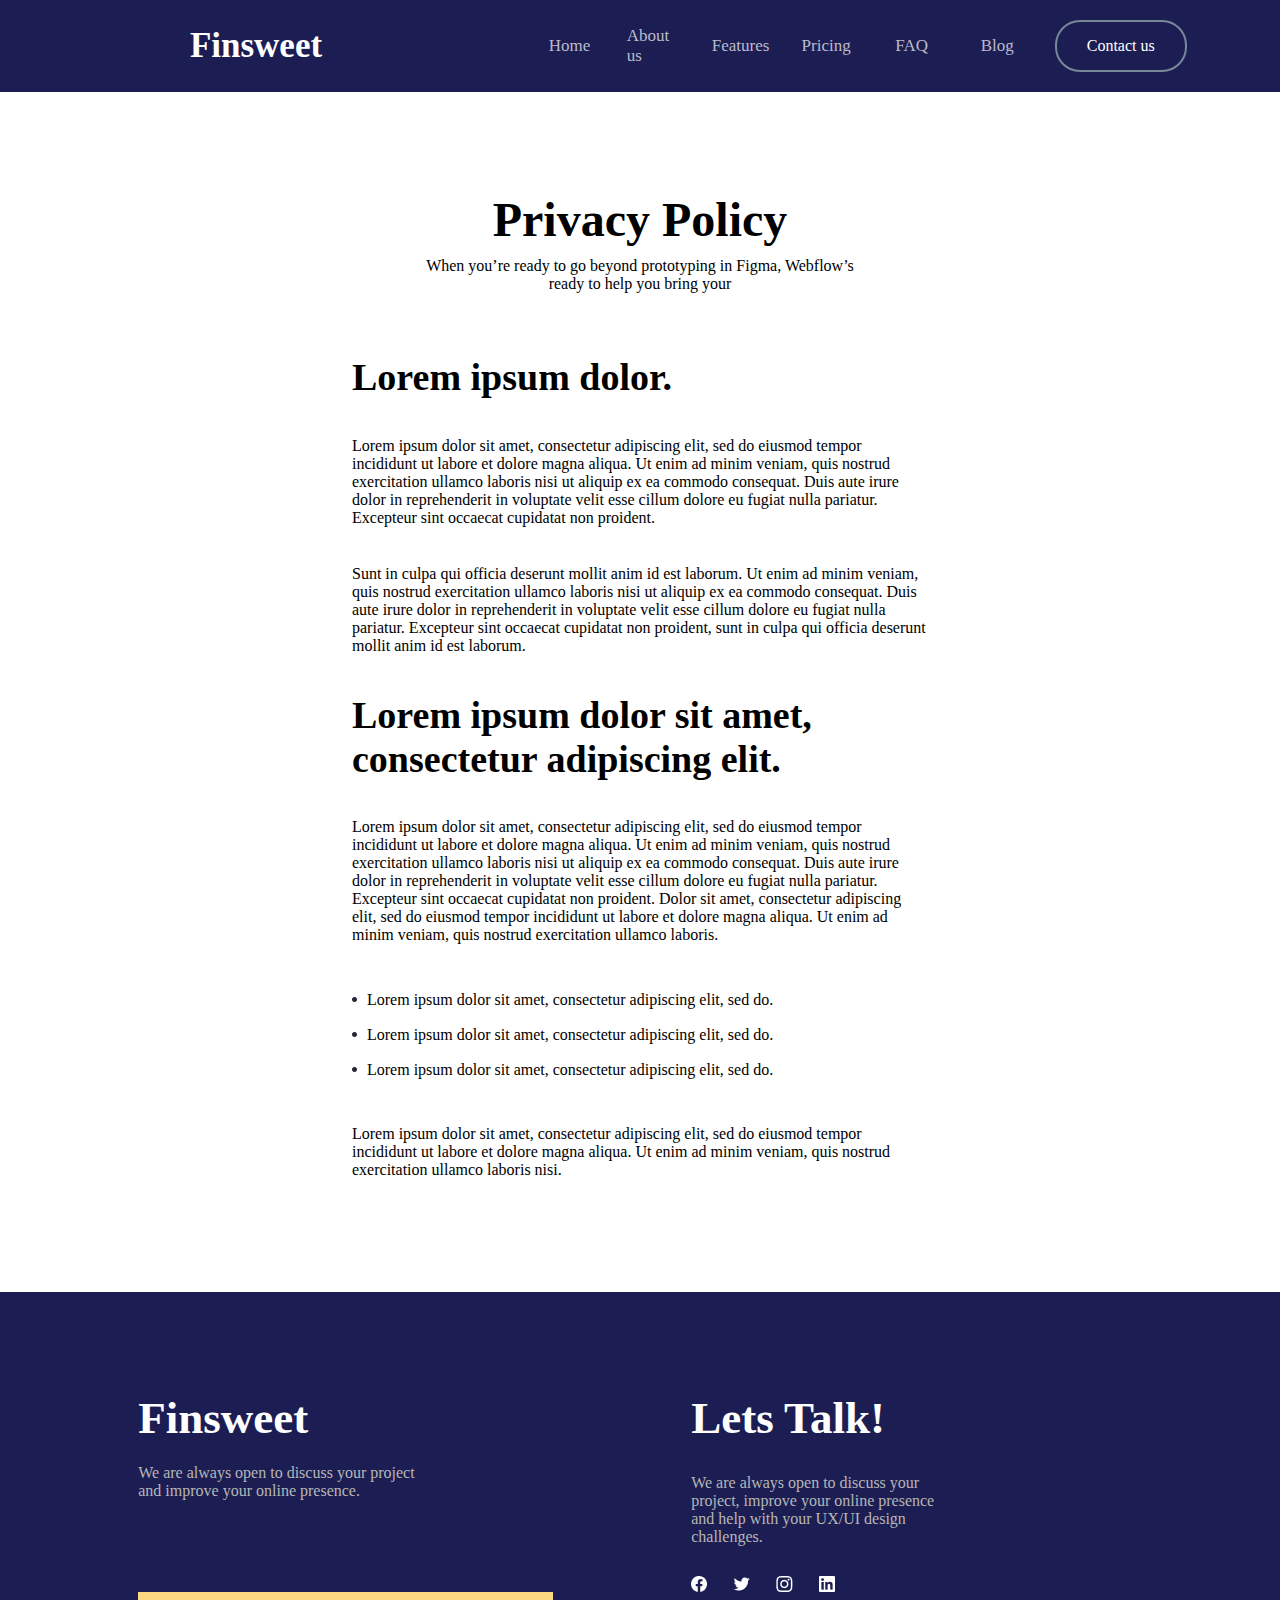
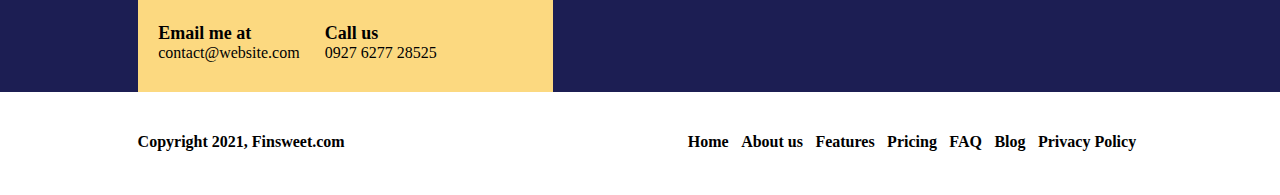
<file: PrivacyPolicy.html>
<!DOCTYPE html>
<html lang="en">
<head>
    <meta charset="UTF-8">
    <meta http-equiv="X-UA-Compatible" content="IE=edge">
    <meta name="viewport" content="width=device-width, initial-scale=1.0">
    <title>Document</title>
    <link rel="stylesheet" href="PrivacyPolicy.css">
</head>
<body>
    <div class="container">
        <div class="navbar">
            <a class="LeftTextATag" href="./index.html">Finsweet</a>
            <div class="RightText">
                <a class="NavbarForm" href="./index.html">Home</a>
                <a class="NavbarForm" href="./AboutUs.html">About us</a>
                <a class="NavbarForm" href="./Features.html">Features</a>
                <a class="NavbarForm" href="./pricing.html">Pricing</a>
                <a class="NavbarForm" href="./ReadCase.html">FAQ</a>
                <a class="NavbarForm" href="./BlogPage.html">Blog</a>
                <a class="ContactUsForm" href="./ContactUs.html">Contact us</a>
            </div>
        </div>
        <div class="PrivacyPolicy">
            <div class="PPTopDiv">
                <div style="font-weight: 600; font-size: 48px; margin-bottom: 10px;">Privacy Policy</div>
                <div>When you’re ready to go beyond prototyping in Figma, Webflow’s</div>
                <div>ready to help you bring your</div>
            </div>
            <div class="PPBottomDiv">
                <div style="font-weight: 600; font-size: 38px;">Lorem ipsum dolor.</div>
                <div>Lorem ipsum dolor sit amet, consectetur adipiscing elit, sed do eiusmod tempor incididunt ut labore et dolore magna aliqua. Ut enim ad minim veniam, quis nostrud exercitation ullamco laboris nisi ut aliquip ex ea commodo consequat. Duis aute irure dolor in reprehenderit in voluptate velit esse cillum dolore eu fugiat nulla pariatur. Excepteur sint occaecat cupidatat non proident.</div>
                <div>Sunt in culpa qui officia deserunt mollit anim id est laborum. Ut enim ad minim veniam, quis nostrud exercitation ullamco laboris nisi ut aliquip ex ea commodo consequat. Duis aute irure dolor in reprehenderit in voluptate velit esse cillum dolore eu fugiat nulla pariatur. Excepteur sint occaecat cupidatat non proident, sunt in culpa qui officia deserunt mollit anim id est laborum.</div>
                <div style="font-weight: 600; font-size: 38px;">Lorem ipsum dolor sit amet, consectetur adipiscing elit.</div>
                <div>Lorem ipsum dolor sit amet, consectetur adipiscing elit, sed do eiusmod tempor incididunt ut labore et dolore magna aliqua. Ut enim ad minim veniam, quis nostrud exercitation ullamco laboris nisi ut aliquip ex ea commodo consequat. Duis aute irure dolor in reprehenderit in voluptate velit esse cillum dolore eu fugiat nulla pariatur. Excepteur sint occaecat cupidatat non proident. Dolor sit amet, consectetur adipiscing elit, sed do eiusmod tempor incididunt ut labore et dolore magna aliqua. Ut enim ad minim veniam, quis nostrud exercitation ullamco laboris.</div>
                <div class="PrivacyPolicyText">
                    <div class="PrivacyPolicyImages">
                        <img src="Images/ReadBlog1.png">
                        <div style="margin-left: 10px;">Lorem ipsum dolor sit amet, consectetur adipiscing elit, sed do.</div>
                    </div>
                    <div class="PrivacyPolicyImages">
                        <img src="Images/ReadBlog1.png">
                        <div style="margin-left: 10px;">Lorem ipsum dolor sit amet, consectetur adipiscing elit, sed do.</div>
                    </div>
                    <div class="PrivacyPolicyImages">
                        <img src="Images/ReadBlog1.png">
                        <div style="margin-left: 10px;">Lorem ipsum dolor sit amet, consectetur adipiscing elit, sed do.</div>
                    </div>
                </div>
                <div>Lorem ipsum dolor sit amet, consectetur adipiscing elit, sed do eiusmod tempor incididunt ut labore et dolore magna aliqua. Ut enim ad minim veniam, quis nostrud exercitation ullamco laboris nisi.</div>
            </div>
        </div>
        <div class="Footer">
            <div class="FooterTop">
                <div class="FooterTopLeft">
                    <div class="FooterTopLeftTop">
                        <div style="font-size: 45px; font-weight: 600; color: white;">Finsweet</div>
                        <div style="font-size: 16px; color: rgb(182, 182, 182); margin-top: 20px; width: 70%;">We are always open to discuss your project and improve your online presence.</div>
                    </div>
                    <div class="FooterTopLeftBottom">
                        <div class="FooterTopLeftBottomLeft">
                            <div style="font-size: 18px; font-weight: bold; margin-left: 20px;">Email me at</div>
                            <div style="font-size: 16px; margin-left: 20px;">contact@website.com</div>
                        </div>
                        <div class="FooterTopLeftBottomRight">
                            <div style="font-size: 18px; font-weight: bold;">Call us</div>
                            <div style="font-size: 16px;">0927 6277 28525</div>
                        </div>
                    </div>
                </div>
                <div class="FooterTopRight">
                    <div style="font-size: 45px; font-weight: 600; color: white;">Lets Talk!</div>
                    <div style="font-size: 16px; color: rgb(182, 182, 182); width: 43%; margin: 30px 0px;">We are always open to discuss your project, improve your online presence and help with your UX/UI design challenges.</div>
                    <img src="Images/Social Media Icon2.png">
                </div>
            </div>
            <div class="FooterBottom">
                <div class="FooterBottomLeft">Copyright 2021, Finsweet.com</div>
                <div class="FooterBottomRight">
                    <a class="FooterBottomRightTextDiv" href="./index.html">Home</a>
                    <a class="FooterBottomRightTextDiv" href="./AboutUs.html">About us</a>
                    <a class="FooterBottomRightTextDiv" href="./Features.html">Features</a>
                    <a class="FooterBottomRightTextDiv" href="./pricing.html">Pricing</a>
                    <a class="FooterBottomRightTextDiv" href="./ReadCase.html">FAQ</a>
                    <a class="FooterBottomRightTextDiv" href="./BlogPage.html">Blog</a>
                    <a href="./PrivacyPolicy.html" class="FooterBottomRightTextDiv">Privacy Policy</a>
                </div>
            </div>
        </div>
    </div>
</body>
</html>
</file>
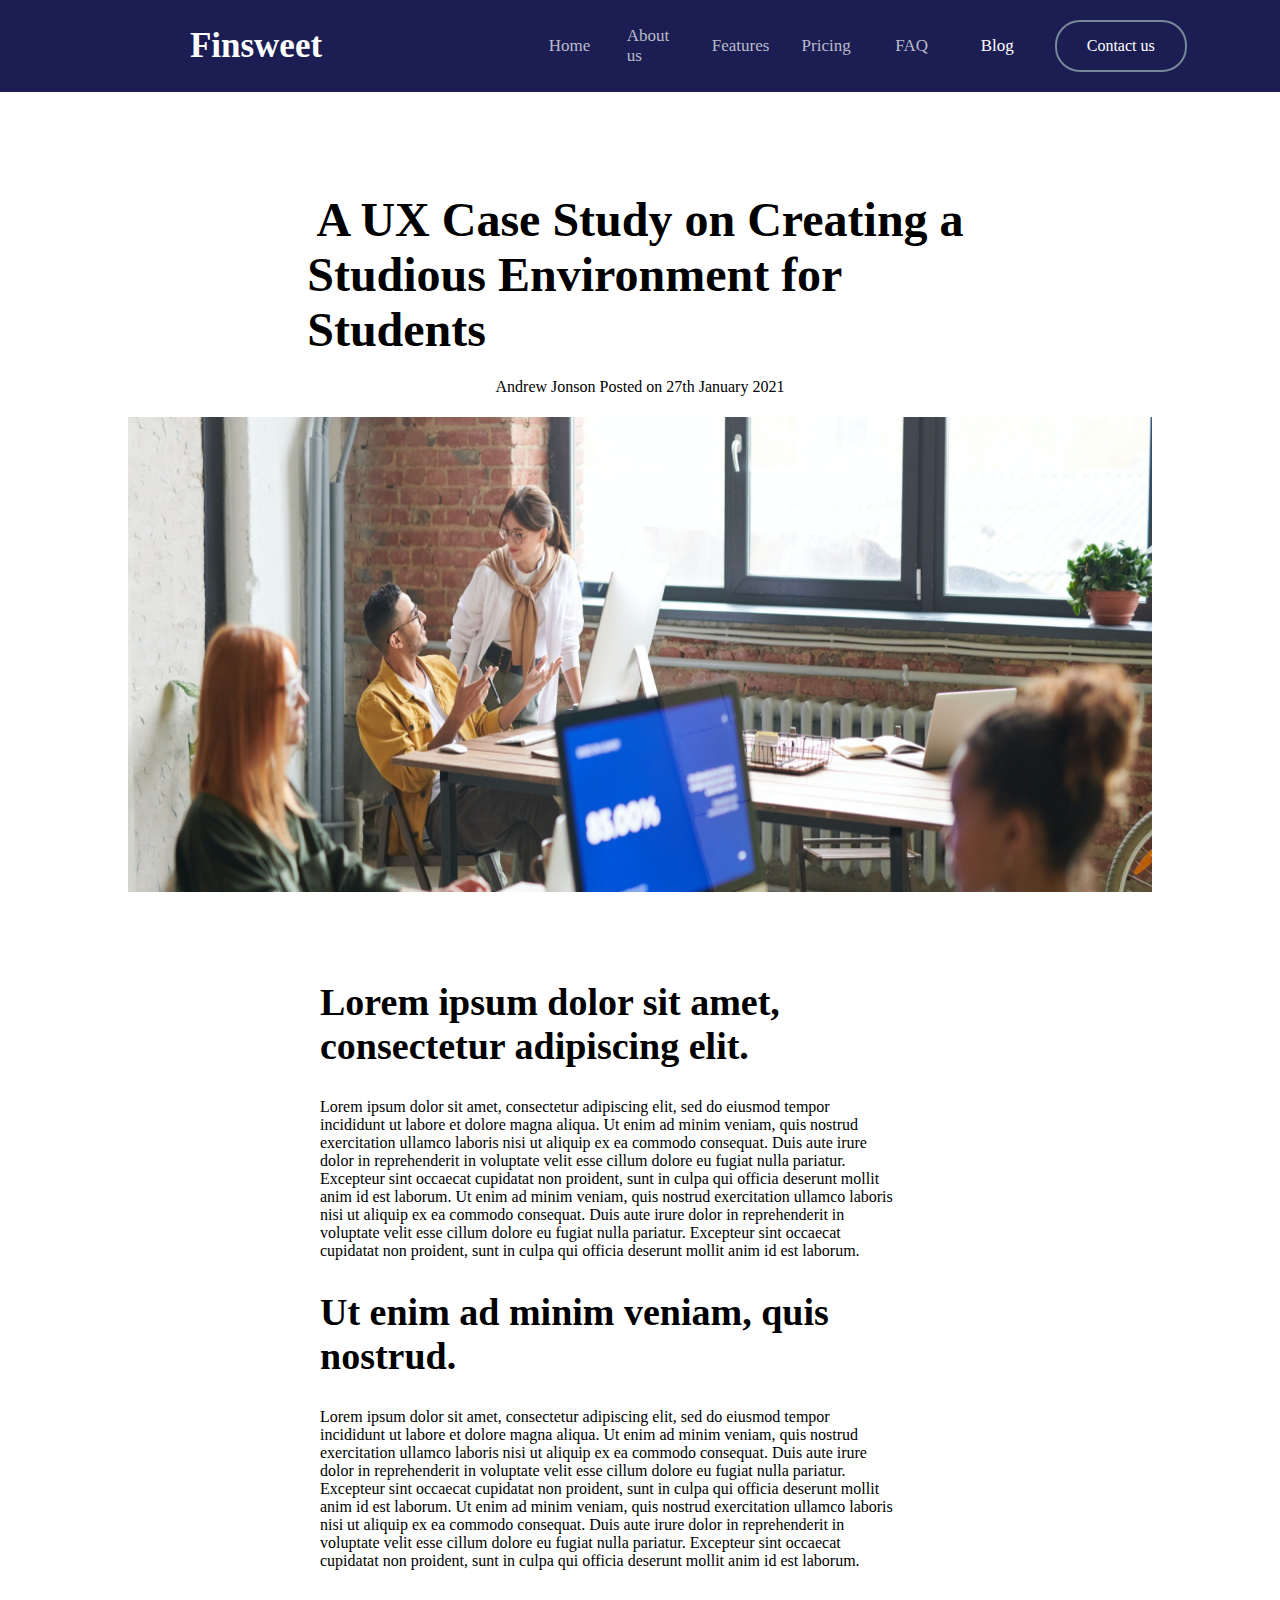
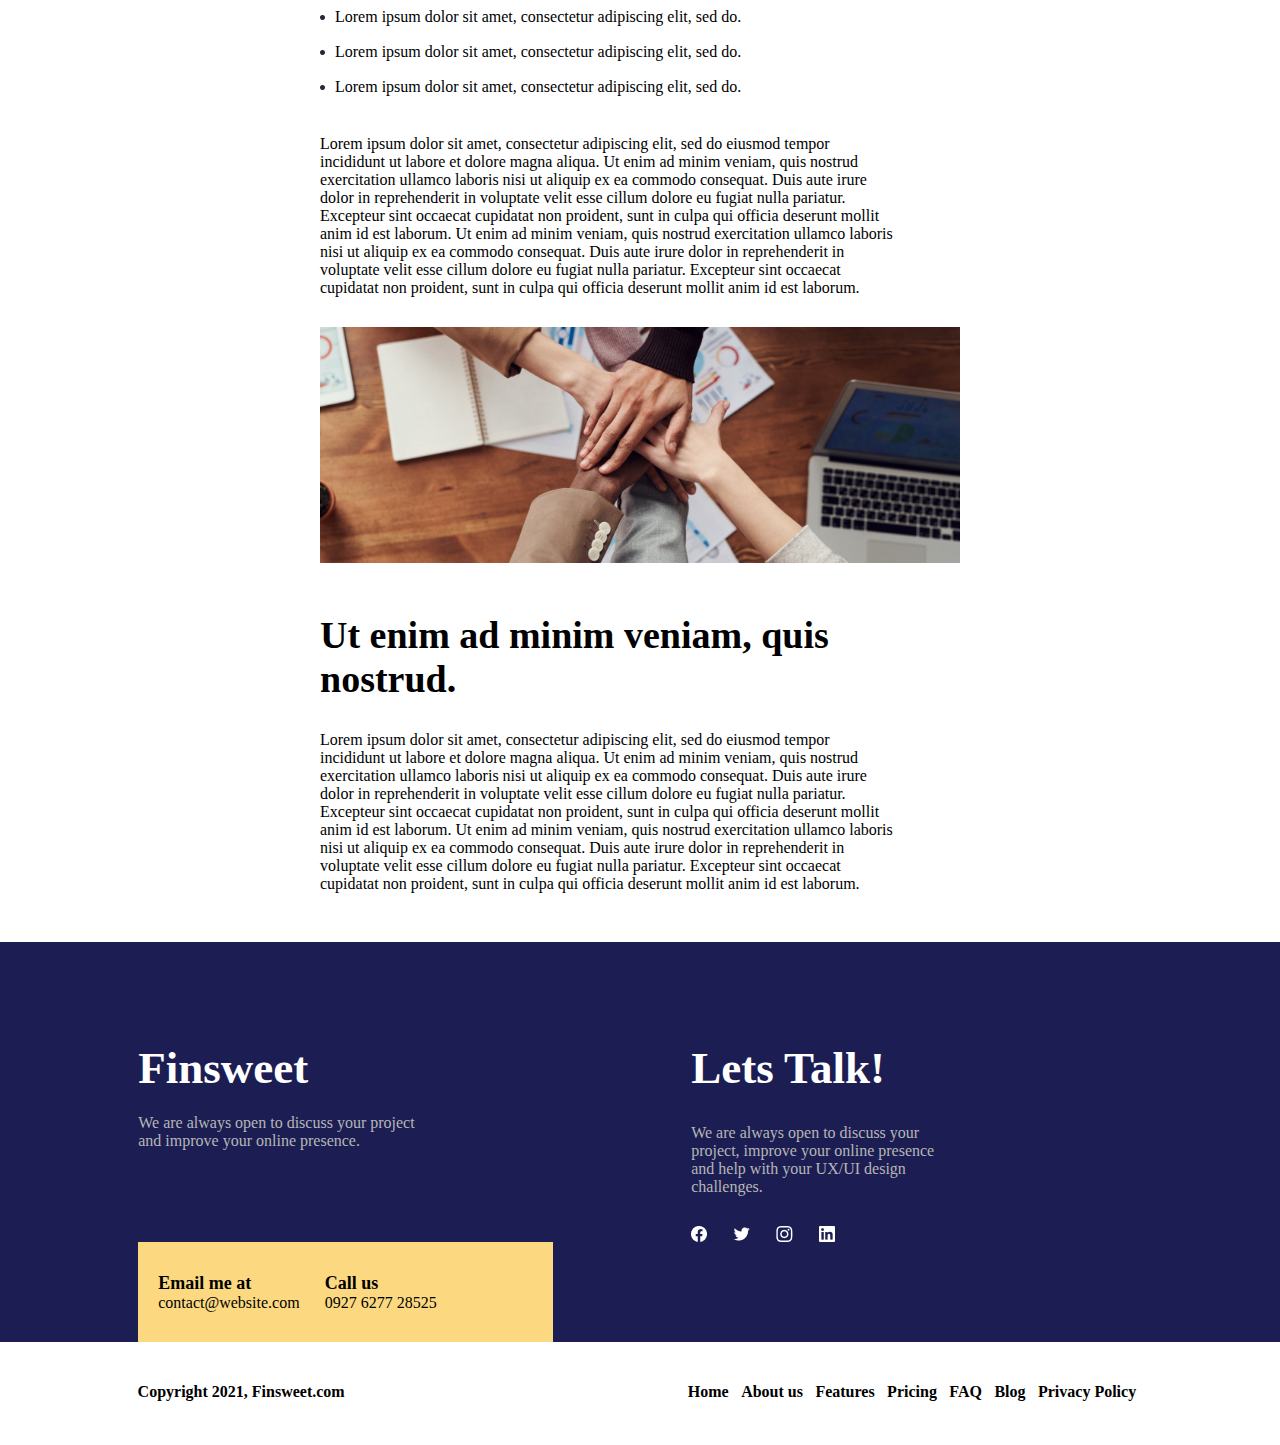
<file: ReadBlog.html>
<!DOCTYPE html>
<html lang="en">
<head>
    <meta charset="UTF-8">
    <meta http-equiv="X-UA-Compatible" content="IE=edge">
    <meta name="viewport" content="width=device-width, initial-scale=1.0">
    <title>Read Blog</title>
    <link rel="stylesheet" href="ReadBlog.css">
</head>
<body>
    <div class="container">
        <div class="navbar">
            <a class="LeftTextATag" href="./index.html">Finsweet</a>
            <div class="RightText">
                <a class="NavbarForm" href="./index.html">Home</a>
                <a class="NavbarForm" href="./AboutUs.html">About us</a>
                <a class="NavbarForm" href="./Features.html">Features</a>
                <a class="NavbarForm" href="./pricing.html">Pricing</a>
                <a class="NavbarForm" href="./ReadCase.html">FAQ</a>
                <a class="NavbarForm" href="./BlogPage.html" style="color: white;">Blog</a>
                <a class="ContactUsForm" href="./ContactUs.html">Contact us</a>
            </div>
        </div>
        <div class="BlogPageTop">
            <div class="BlogPageTopCenter">
                <div class="BlogPageTopCenterTopText">
                    <div>A UX Case Study on Creating a</div>
                    <div>Studious Environment for Students</div>
                </div>
                <div style="font-weight: 500; font-size: 16px;">Andrew Jonson Posted on 27th January 2021</div>
                <img src="Images/BlogPageTop.png" width="100%" height="475px">
            </div>
        </div>
        <div class="BlogPageMother">
            <div class="BlogPageBottom">
                <div style="font-weight: 600; font-size: 38px;  width: 80%;">Lorem ipsum dolor sit amet, consectetur adipiscing elit.</div>
                <div class="BlogPageBottomBigText">Lorem ipsum dolor sit amet, consectetur adipiscing elit, sed do eiusmod tempor incididunt ut labore et dolore
                    magna aliqua. Ut enim ad minim veniam, quis nostrud exercitation ullamco laboris nisi ut aliquip ex ea commodo
                    consequat. Duis aute irure dolor in reprehenderit in voluptate velit esse cillum dolore eu fugiat nulla pariatur.
                    Excepteur sint occaecat cupidatat non proident, sunt in culpa qui officia deserunt mollit anim id est laborum.
                    Ut enim ad minim veniam, quis nostrud exercitation ullamco laboris nisi ut aliquip ex ea commodo consequat.
                    Duis aute irure dolor in reprehenderit in voluptate velit esse cillum dolore eu fugiat nulla pariatur.
                    Excepteur sint occaecat cupidatat non proident, sunt in culpa qui officia deserunt mollit anim id est laborum.
                </div>
                <div style="font-weight: 600; font-size: 38px;">Ut enim ad minim veniam, quis nostrud.</div>
                <div class="BlogPageBottomBigText">Lorem ipsum dolor sit amet, consectetur adipiscing elit, sed do eiusmod tempor incididunt ut labore et dolore
                    magna aliqua. Ut enim ad minim veniam, quis nostrud exercitation ullamco laboris nisi ut aliquip ex ea commodo
                    consequat. Duis aute irure dolor in reprehenderit in voluptate velit esse cillum dolore eu fugiat nulla pariatur.
                    Excepteur sint occaecat cupidatat non proident, sunt in culpa qui officia deserunt mollit anim id est laborum.
                    Ut enim ad minim veniam, quis nostrud exercitation ullamco laboris nisi ut aliquip ex ea commodo consequat.
                    Duis aute irure dolor in reprehenderit in voluptate velit esse cillum dolore eu fugiat nulla pariatur.
                    Excepteur sint occaecat cupidatat non proident, sunt in culpa qui officia deserunt mollit anim id est laborum.
                </div>
                <div class="BlogPageBottomThreeText">
                    <div class="BlogPageBottomThreeTextDiv">
                        <img src="Images/ReadBlog1.png">
                        <div style="margin-left: 10px;">Lorem ipsum dolor sit amet, consectetur adipiscing elit, sed do.</div>
                    </div>
                    <div class="BlogPageBottomThreeTextDiv">
                        <img src="Images/ReadBlog1.png">
                        <div style="margin-left: 10px;">Lorem ipsum dolor sit amet, consectetur adipiscing elit, sed do.</div>
                    </div>
                    <div class="BlogPageBottomThreeTextDiv">
                        <img src="Images/ReadBlog1.png">
                        <div style="margin-left: 10px;">Lorem ipsum dolor sit amet, consectetur adipiscing elit, sed do.</div>
                    </div>
                </div>
                <div class="BlogPageBottomBigText">Lorem ipsum dolor sit amet, consectetur adipiscing elit, sed do eiusmod tempor incididunt ut labore et dolore
                    magna aliqua. Ut enim ad minim veniam, quis nostrud exercitation ullamco laboris nisi ut aliquip ex ea commodo
                    consequat. Duis aute irure dolor in reprehenderit in voluptate velit esse cillum dolore eu fugiat nulla pariatur.
                    Excepteur sint occaecat cupidatat non proident, sunt in culpa qui officia deserunt mollit anim id est laborum.
                    Ut enim ad minim veniam, quis nostrud exercitation ullamco laboris nisi ut aliquip ex ea commodo consequat.
                    Duis aute irure dolor in reprehenderit in voluptate velit esse cillum dolore eu fugiat nulla pariatur.
                    Excepteur sint occaecat cupidatat non proident, sunt in culpa qui officia deserunt mollit anim id est laborum.
                </div>
                <img src="Images/ReadBlog2.png" width="100%" height="310px">
                <div style="font-weight: 600; font-size: 38px; margin-top: 50px;">Ut enim ad minim veniam, quis nostrud.</div>
                <div class="BlogPageBottomBigText">Lorem ipsum dolor sit amet, consectetur adipiscing elit, sed do eiusmod tempor incididunt ut labore et dolore
                    magna aliqua. Ut enim ad minim veniam, quis nostrud exercitation ullamco laboris nisi ut aliquip ex ea commodo
                    consequat. Duis aute irure dolor in reprehenderit in voluptate velit esse cillum dolore eu fugiat nulla pariatur.
                    Excepteur sint occaecat cupidatat non proident, sunt in culpa qui officia deserunt mollit anim id est laborum.
                    Ut enim ad minim veniam, quis nostrud exercitation ullamco laboris nisi ut aliquip ex ea commodo consequat.
                    Duis aute irure dolor in reprehenderit in voluptate velit esse cillum dolore eu fugiat nulla pariatur.
                    Excepteur sint occaecat cupidatat non proident, sunt in culpa qui officia deserunt mollit anim id est laborum.
                </div>
            </div>
        </div>
        <div class="Footer">
            <div class="FooterTop">
                <div class="FooterTopLeft">
                    <div class="FooterTopLeftTop">
                        <div style="font-size: 45px; font-weight: 600; color: white;">Finsweet</div>
                        <div style="font-size: 16px; color: rgb(182, 182, 182); margin-top: 20px; width: 70%;">We are always open to discuss your project and improve your online presence.</div>
                    </div>
                    <div class="FooterTopLeftBottom">
                        <div class="FooterTopLeftBottomLeft">
                            <div style="font-size: 18px; font-weight: bold; margin-left: 20px;">Email me at</div>
                            <div style="font-size: 16px; margin-left: 20px;">contact@website.com</div>
                        </div>
                        <div class="FooterTopLeftBottomRight">
                            <div style="font-size: 18px; font-weight: bold;">Call us</div>
                            <div style="font-size: 16px;">0927 6277 28525</div>
                        </div>
                    </div>
                </div>
                <div class="FooterTopRight">
                    <div style="font-size: 45px; font-weight: 600; color: white;">Lets Talk!</div>
                    <div style="font-size: 16px; color: rgb(182, 182, 182); width: 43%; margin: 30px 0px;">We are always open to discuss your project, improve your online presence and help with your UX/UI design challenges.</div>
                    <img src="Images/Social Media Icon2.png">
                </div>
            </div>
            <div class="FooterBottom">
                <div class="FooterBottomLeft">Copyright 2021, Finsweet.com</div>
                <div class="FooterBottomRight">
                    <a class="FooterBottomRightTextDiv" href="./index.html">Home</a>
                    <a class="FooterBottomRightTextDiv" href="./AboutUs.html">About us</a>
                    <a class="FooterBottomRightTextDiv" href="./Features.html">Features</a>
                    <a class="FooterBottomRightTextDiv" href="./pricing.html">Pricing</a>
                    <a class="FooterBottomRightTextDiv" href="./ReadCase.html">FAQ</a>
                    <a class="FooterBottomRightTextDiv" href="./BlogPage.html">Blog</a>
                    <a href="./PrivacyPolicy.html" class="FooterBottomRightTextDiv">Privacy Policy</a>
                </div>
            </div>
        </div>
    </div>
</body>
</html>
</file>
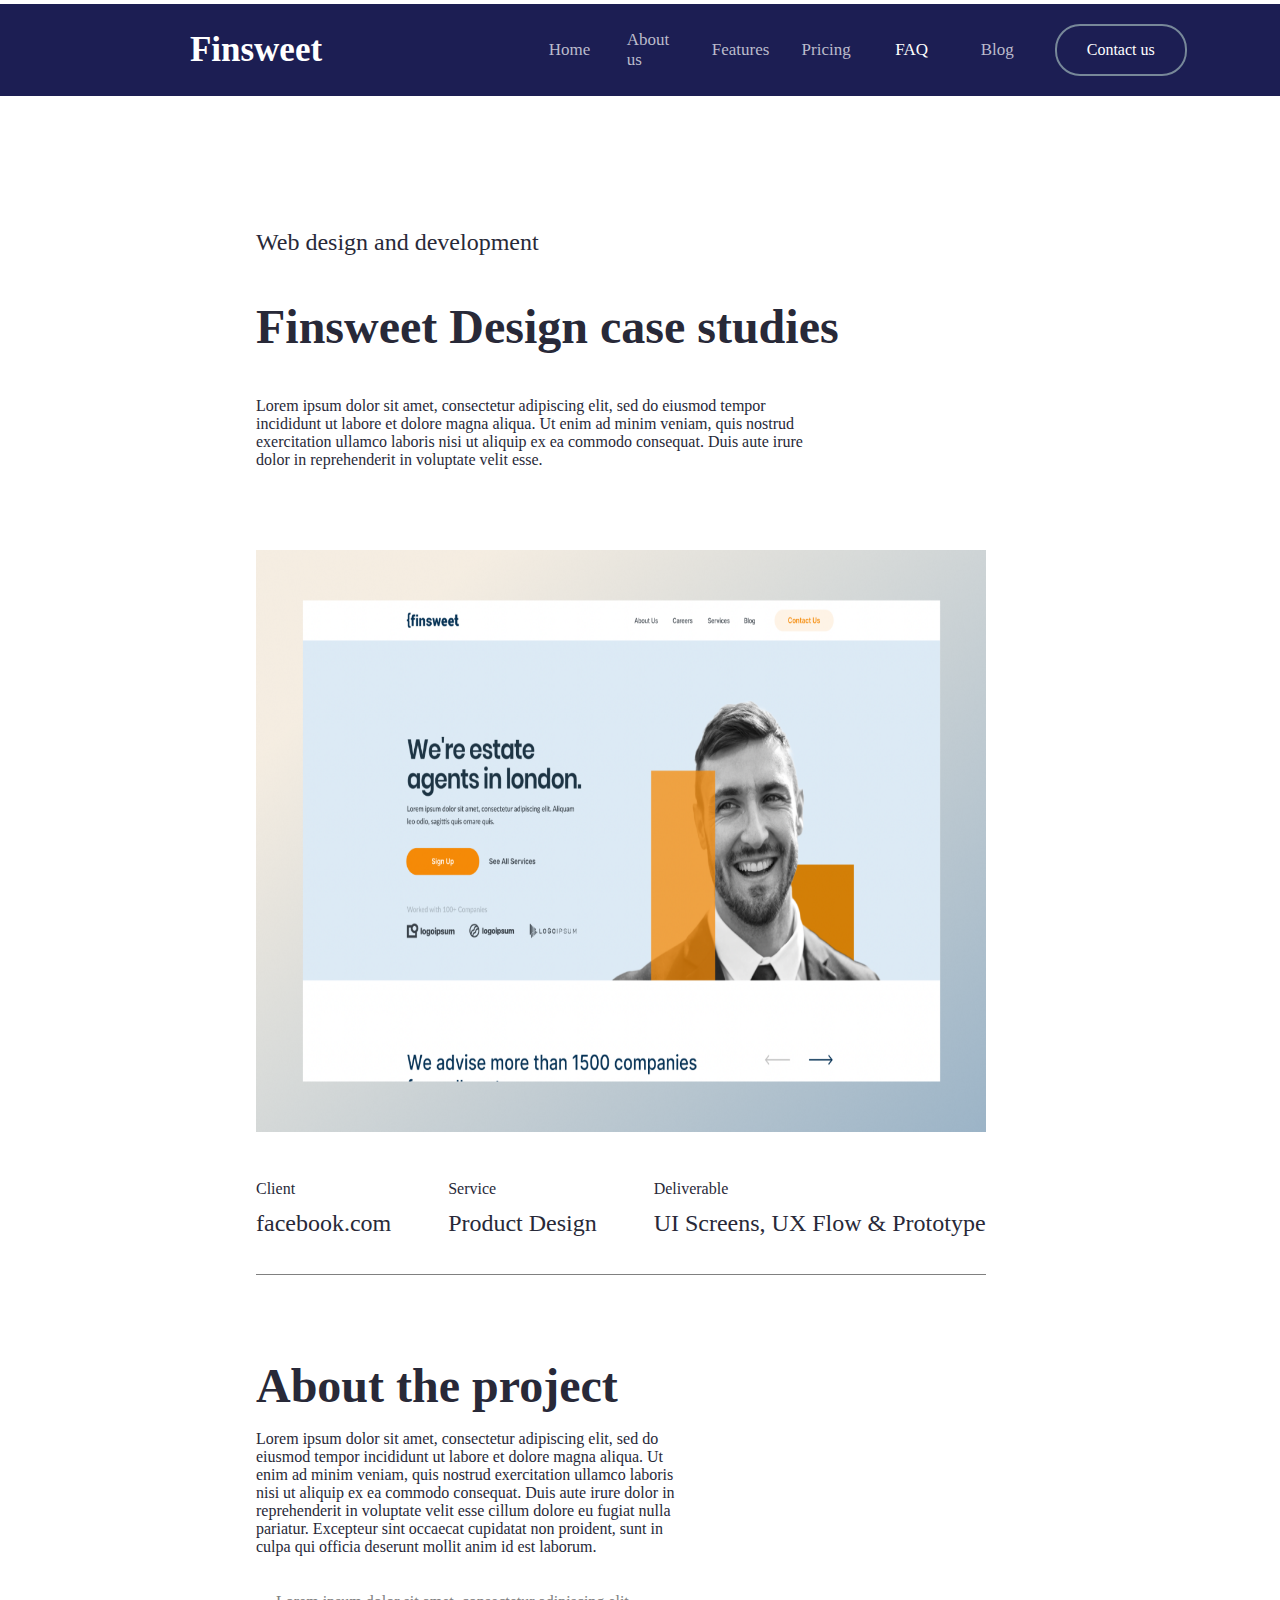
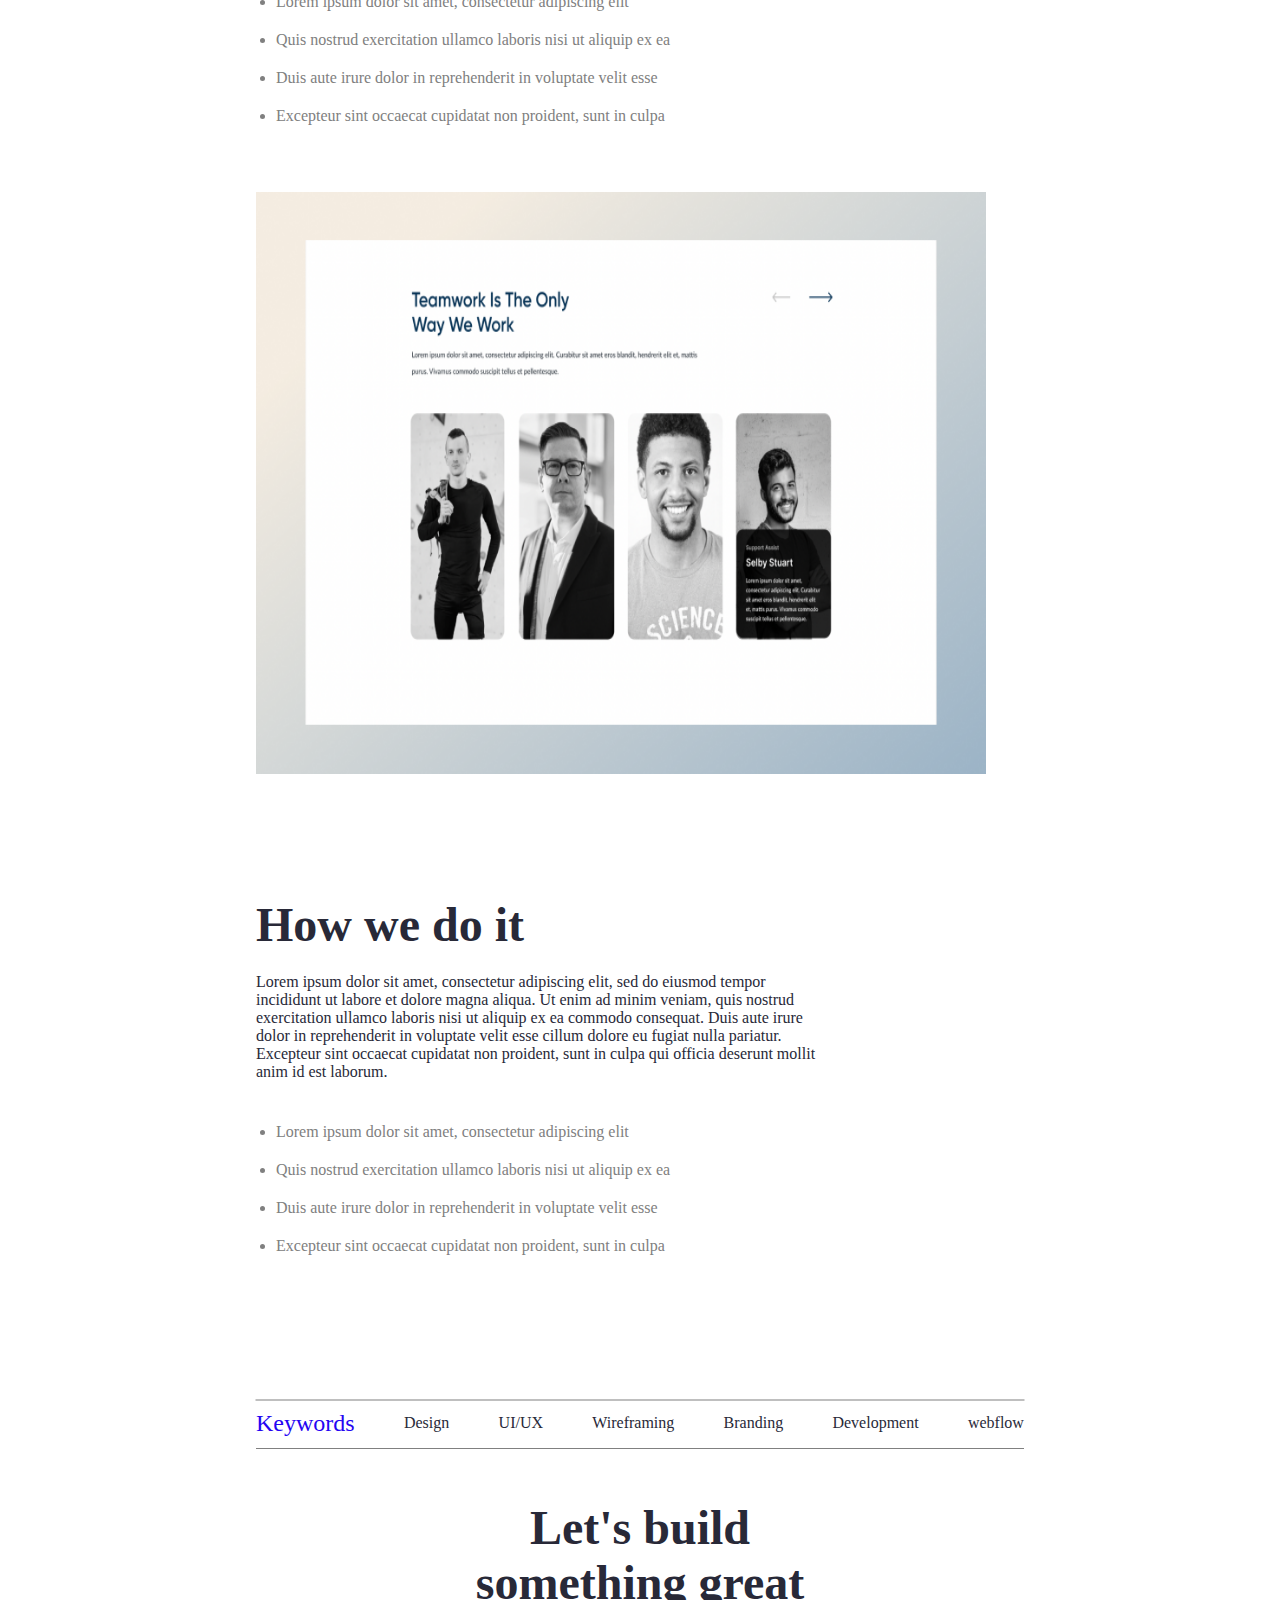
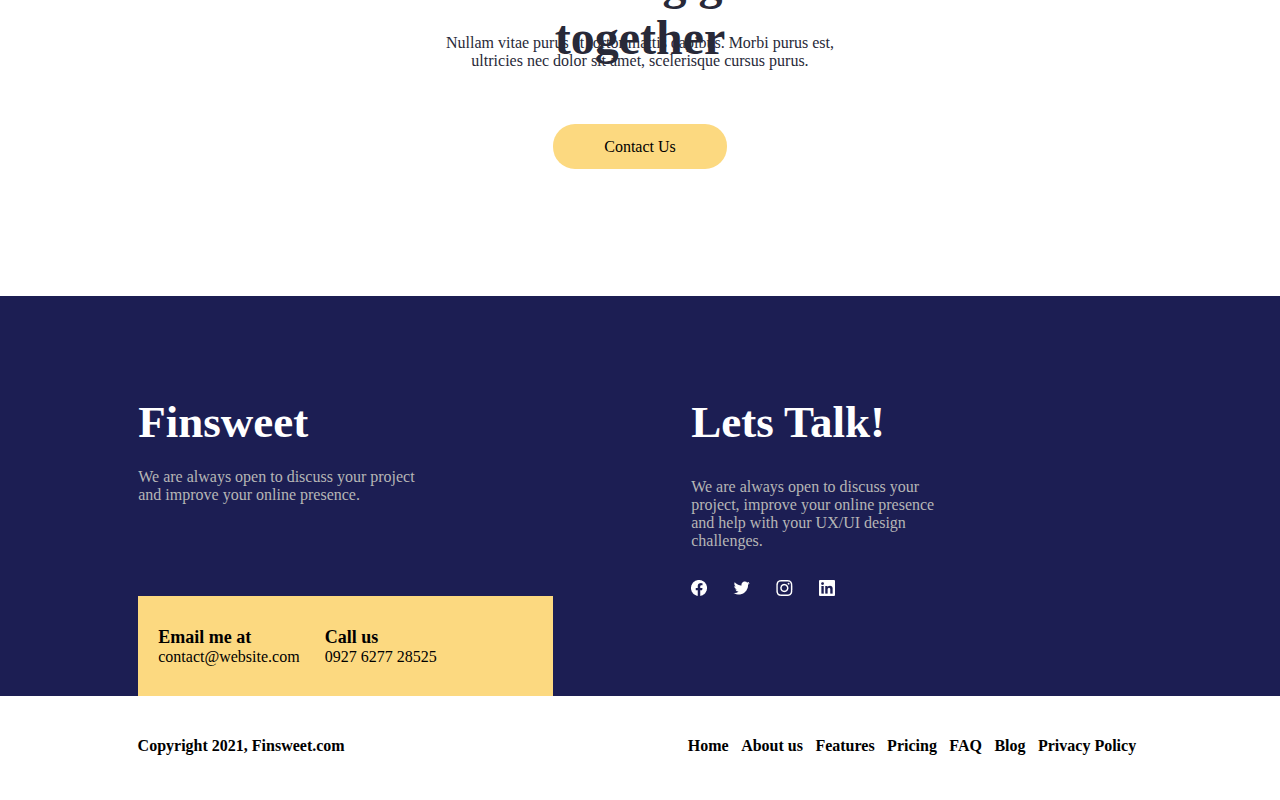
<file: ReadCase.html>
<!DOCTYPE html>
<html lang="en">
<head>
    <meta charset="UTF-8">
    <meta http-equiv="X-UA-Compatible" content="IE=edge">
    <meta name="viewport" content="width=device-width, initial-scale=1.0">
    <title>Document</title>
    <link rel="stylesheet" href="ReadCase.css">
</head>
<body>
    <div id="ReadCase">
        <div class="navbar">
            <a class="LeftTextATag" href="./index.html">Finsweet</a>
            <div class="RightText">
                <a class="NavbarForm" href="./index.html">Home</a>
                <a class="NavbarForm" href="./AboutUs.html">About us</a>
                <a class="NavbarForm" href="./Features.html">Features</a>
                <a class="NavbarForm" href="./pricing.html">Pricing</a>
                <a class="NavbarForm" href="./ReadCase.html" style="color: white;">FAQ</a>
                <a class="NavbarForm" href="./BlogPage.html">Blog</a>
                <a class="ContactUsForm" href="./ContactUs.html">Contact us</a>
            </div>
        </div>
        <div id="ReadCase-Studios">
            <div id="ReadCaseTxt">
                <div id="Txt-Align">
                    <div id="Toptxt">Web design and development</div>
                    <div id="Toptxt1">Finsweet Design case studies</div>
                    <div id="Toptxt2">Lorem ipsum dolor sit amet, consectetur adipiscing elit, sed do eiusmod tempor incididunt ut labore et dolore magna aliqua. Ut enim ad minim veniam, quis nostrud exercitation ullamco laboris nisi ut aliquip ex ea commodo consequat. Duis aute irure dolor in reprehenderit in voluptate velit esse.</div>
                </div>    
             </div>
             <div id="CenterImg-txt">
                <div style="width: 100%;"><img style="transition: 1s;" src="Images/Cover copy.png" id="imgs"></div>
                <div id="Txt-Row">
                    <div id="FirstRow">
                        <div id="RowTxt">Client</div>
                        <div id="Rowtxt">facebook.com</div>
                    </div>
                    <div id="FirstRow">
                        <div id="RowTxt">Service</div>
                        <div id="Rowtxt">Product Design</div>
                    </div>
                    <div id="FirstRow">
                        <div id="RowTxt">Deliverable</div>
                        <div id="Rowtxt">UI Screens, UX Flow & Prototype</div>
                    </div>
                </div>
             </div>
             <div id="Centertxt-img">
                <div id="Txt-Col">
                    <div id="Txt-Align1">
                        <div id="Toptxt1">About the project</div>
                        <div id="TopTxt2">Lorem ipsum dolor sit amet, consectetur adipiscing elit, sed do eiusmod tempor incididunt ut labore et dolore magna aliqua. Ut enim ad minim veniam, quis nostrud exercitation ullamco laboris nisi ut aliquip ex ea commodo consequat. Duis aute irure dolor in reprehenderit in voluptate velit esse cillum dolore eu fugiat nulla pariatur. Excepteur sint occaecat cupidatat non proident, sunt in culpa qui officia deserunt mollit anim id est laborum.</div>
                        <ul style="color: grey;">
                            <li>Lorem ipsum dolor sit amet, consectetur adipiscing elit</li>
                            <li>Quis nostrud exercitation ullamco laboris nisi ut aliquip ex ea</li>
                            <li>Duis aute irure dolor in reprehenderit in voluptate velit esse</li>
                            <li>Excepteur sint occaecat cupidatat non proident, sunt in culpa</li>
                        </ul>
                    </div>    
                </div>
                <div id="Colimg">
                    <img style="transition: 1s;" src="Images/image 15.png"  id="Col-img">
                </div>
             </div>
             <div id="Txt-Col">
                <div id="Txt-Align1">
                    <div id="Toptxt1">How we do it</div>
                    <div id="TopTxt2">Lorem ipsum dolor sit amet, consectetur adipiscing elit, sed do eiusmod tempor incididunt ut labore et dolore magna aliqua. Ut enim ad minim veniam, quis nostrud exercitation ullamco laboris nisi ut aliquip ex ea commodo consequat. Duis aute irure dolor in reprehenderit in voluptate velit esse cillum dolore eu fugiat nulla pariatur. Excepteur sint occaecat cupidatat non proident, sunt in culpa qui officia deserunt mollit anim id est laborum.</div>
                    <ul style="color: grey;">
                        <li>Lorem ipsum dolor sit amet, consectetur adipiscing elit</li>
                        <li>Quis nostrud exercitation ullamco laboris nisi ut aliquip ex ea</li>
                        <li>Duis aute irure dolor in reprehenderit in voluptate velit esse</li>
                        <li>Excepteur sint occaecat cupidatat non proident, sunt in culpa</li>
                    </ul>
                </div>    
            </div>
            <div id="empty"></div>
            <div id="Centertxt">
                <div id="centertxt">
                    <div id="Txt1c">Keywords</div>
                    <div id="Txt2c">Design</div>
                    <div id="Txt2c">UI/UX </div>
                    <div id="Txt2c">Wireframing</div>
                    <div id="Txt2c">Branding</div>
                    <div id="Txt2c">Development</div>
                    <div id="Txt2c">webflow</div>
                </div>   
            </div>
            <div id="BottomTxt">
                <div id="botttxt1">Let's build something great together</div>
                <div id="botttxt2">Nullam vitae purus at tortor mattis dapibus. Morbi purus est, ultricies nec dolor sit amet, scelerisque cursus purus.</div> 
                <a href="./ContactUs.html" id="Contactus"><span>Contact Us</span></a>
           </div>
        </div>
        <div class="Footer">
            <div class="FooterTop">
                <div class="FooterTopLeft">
                    <div class="FooterTopLeftTop">
                        <div style="font-size: 45px; font-weight: 600; color: white;">Finsweet</div>
                        <div style="font-size: 16px; color: rgb(182, 182, 182); margin-top: 20px; width: 70%;">We are always open to discuss your project and improve your online presence.</div>
                    </div>
                    <div class="FooterTopLeftBottom">
                        <div class="FooterTopLeftBottomLeft">
                            <div style="font-size: 18px; font-weight: bold; margin-left: 20px;">Email me at</div>
                            <div style="font-size: 16px; margin-left: 20px;">contact@website.com</div>
                        </div>
                        <div class="FooterTopLeftBottomRight">
                            <div style="font-size: 18px; font-weight: bold;">Call us</div>
                            <div style="font-size: 16px;">0927 6277 28525</div>
                        </div>
                    </div>
                </div>
                <div class="FooterTopRight">
                    <div style="font-size: 45px; font-weight: 600; color: white;">Lets Talk!</div>
                    <div style="font-size: 16px; color: rgb(182, 182, 182); width: 43%; margin: 30px 0px;">We are always open to discuss your project, improve your online presence and help with your UX/UI design challenges.</div>
                    <img src="Images/Social Media Icon2.png">
                </div>
            </div>
            <div class="FooterBottom">
                <div class="FooterBottomLeft">Copyright 2021, Finsweet.com</div>
                <div class="FooterBottomRight">
                    <a class="FooterBottomRightTextDiv" href="./index.html">Home</a>
                    <a class="FooterBottomRightTextDiv" href="./AboutUs.html">About us</a>
                    <a class="FooterBottomRightTextDiv" href="./Features.html">Features</a>
                    <a class="FooterBottomRightTextDiv" href="./pricing.html">Pricing</a>
                    <a class="FooterBottomRightTextDiv" href="./ReadCase.html">FAQ</a>
                    <a class="FooterBottomRightTextDiv" href="./BlogPage.html">Blog</a>
                    <a href="./PrivacyPolicy.html" class="FooterBottomRightTextDiv">Privacy Policy</a>
                </div>
            </div>
        </div>
    </div>
</body>
</html>
</file>
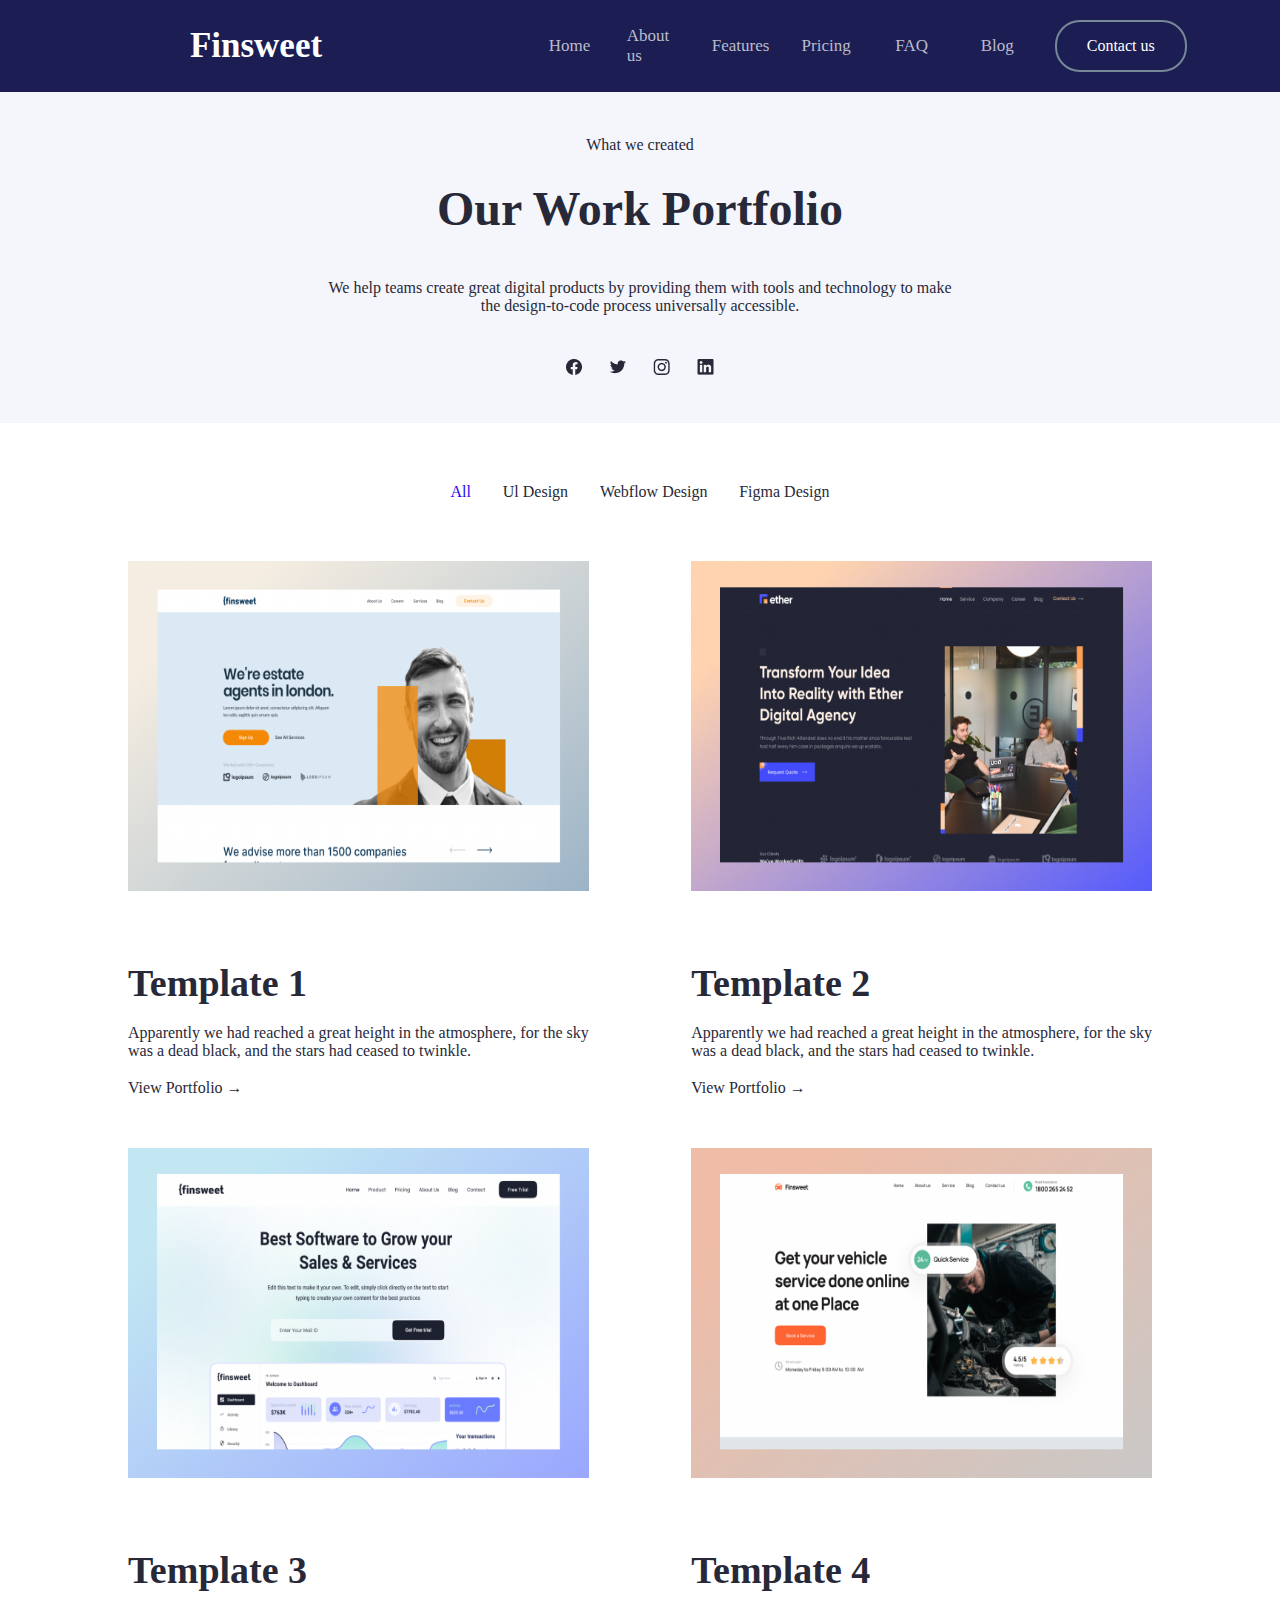
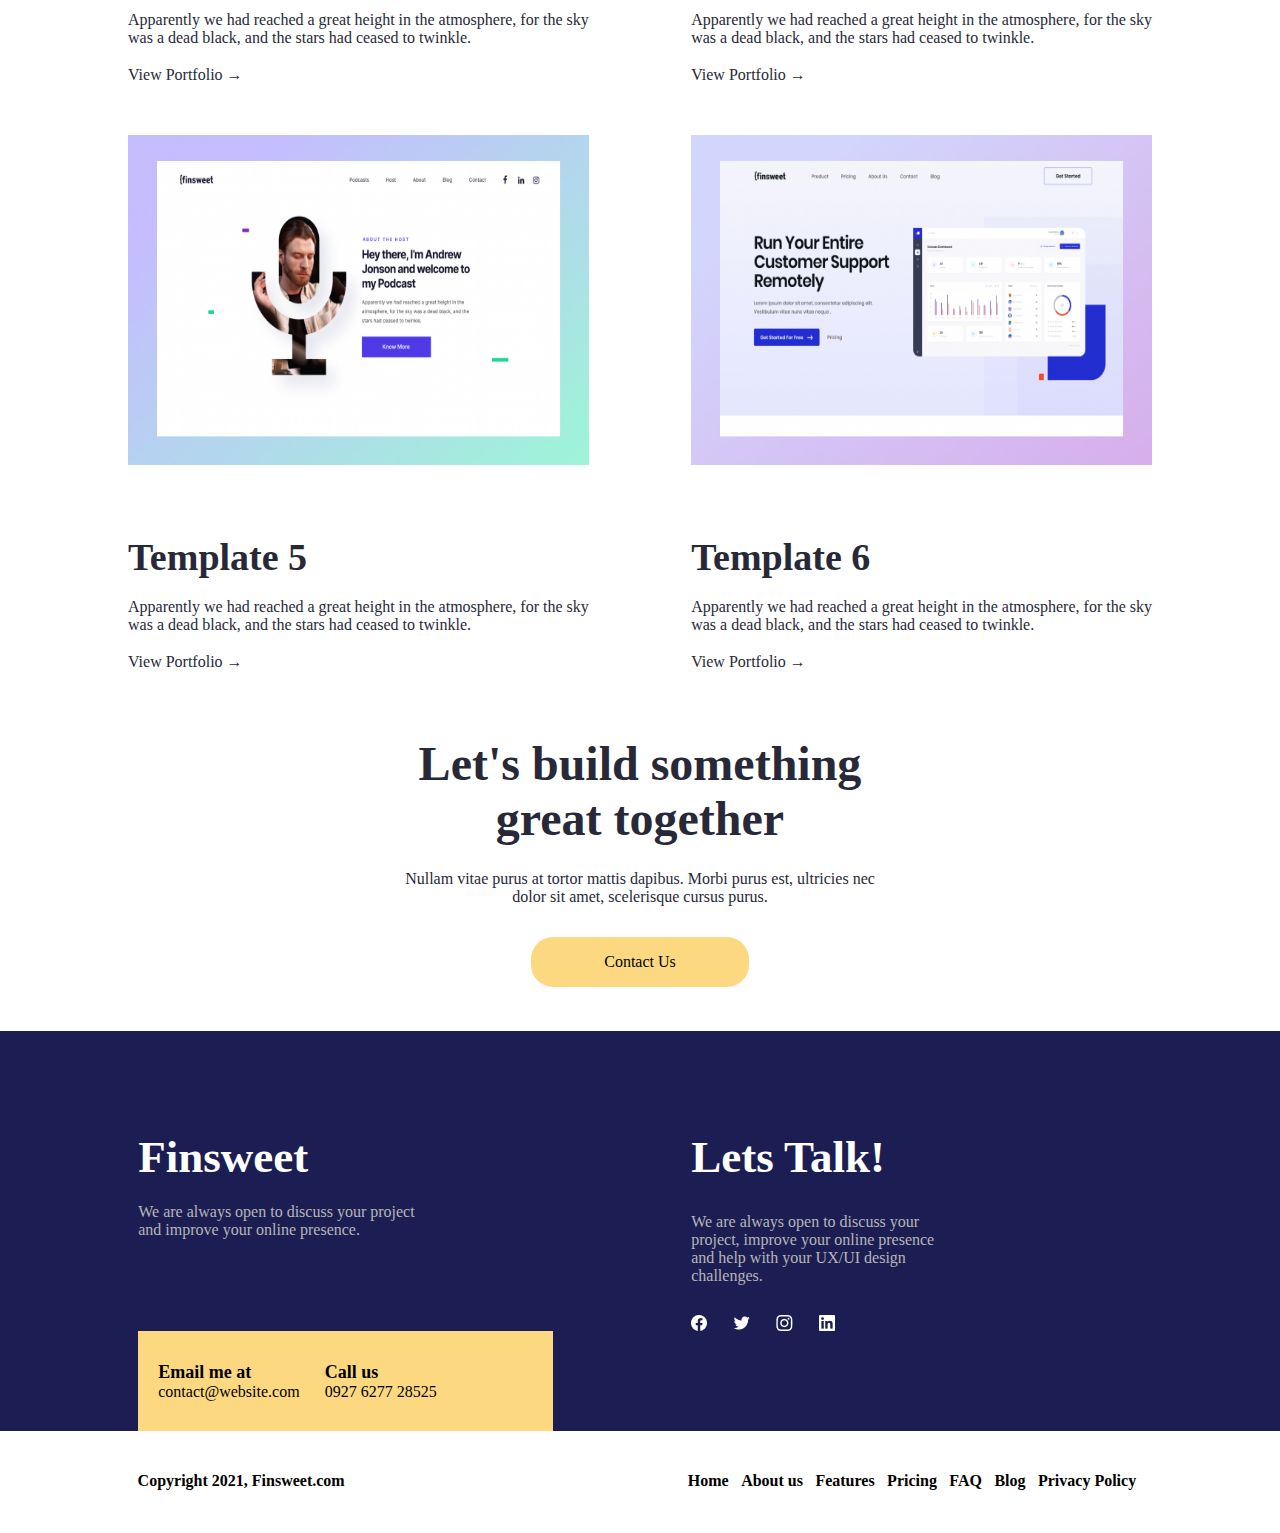
<file: work.html>
<!DOCTYPE html>
<html lang="en">
<head>
    <meta charset="UTF-8">
    <meta http-equiv="X-UA-Compatible" content="IE=edge">
    <meta name="viewport" content="width=device-width, initial-scale=1.0">
    <title>Document</title>
    <link rel="stylesheet" href="work.css">
</head>
<body>
    <div id="WorkConteiner">
        <div class="navbar">
            <a class="LeftTextATag" href="./index.html">Finsweet</a>
            <div class="RightText">
                <a class="NavbarForm" href="./index.html">Home</a>
                <a class="NavbarForm" href="./AboutUs.html">About us</a>
                <a class="NavbarForm" href="./Features.html">Features</a>
                <a class="NavbarForm" href="./pricing.html">Pricing</a>
                <a class="NavbarForm" href="./ReadCase.html">FAQ</a>
                <a class="NavbarForm" href="./BlogPage.html">Blog</a>
                <a class="ContactUsForm" href="./ContactUs.html">Contact us</a>
            </div>
        </div>
        <div id="WhatWeCreated">
            <div id="Toptxt">What we created</div>
            <div id="Toptxt1">Our Work Portfolio</div>
            <div id="Toptxt2">We help teams create great digital products by providing them with tools and technology to make the design-to-code process universally accessible.</div>
            <div><img src="Images/Social Media Icon.png" alt=""></div>
        </div>
        <div id="CenterTemplate">
            <div id="CenterTemp">
                <div id="Centertxt">
                    <div id="centertxt">
                        <div id="Txt1c">All</div>
                        <div id="Txt2c">Ul Design</div>
                        <div id="Txt2c">Webflow Design</div>
                        <div id="Txt2c">Figma Design</div>
                    </div>   
                </div>
                <div id="Centerimgs">
                    <img style="width: 45%; height: 330px; transition: 0.5s;" src="Images/Cover.png" alt="">
                    <img style="width: 45%; height: 330px; transition: 0.5s;" src="Images/Cover (2).png" alt="">
                </div>
                <div id="Centertxt1">
                    <div id="Template1">
                        <div id="idtmp1">Template 1</div>
                        <div id="idtmp2">Apparently we had reached a great height in the atmosphere, for the sky was a dead black, and the stars had ceased to twinkle.</div>
                        <div id="idtmp3">View Portfolio →</div>
                    </div>
                    <div id="Template1">
                        <div id="idtmp1">Template 2</div>
                        <div id="idtmp2">Apparently we had reached a great height in the atmosphere, for the sky was a dead black, and the stars had ceased to twinkle.</div>
                        <div id="idtmp3">View Portfolio →</div>
                    </div>
                </div>
                <div id="Centerimgs">
                    <img style="width: 45%; height: 330px; transition: 0.5s;" src="Images/Cover (5).png" alt="">
                    <img style="width: 45%; height: 330px; transition: 0.5s;" src="Images/Cover (6).png" alt="">
                </div>
                <div id="Centertxt1">
                    <div id="Template1">
                        <div id="idtmp1">Template 3</div>
                        <div id="idtmp2">Apparently we had reached a great height in the atmosphere, for the sky was a dead black, and the stars had ceased to twinkle.</div>
                        <div id="idtmp3">View Portfolio →</div>
                    </div>
                    <div id="Template1">
                        <div id="idtmp1">Template 4</div>
                        <div id="idtmp2">Apparently we had reached a great height in the atmosphere, for the sky was a dead black, and the stars had ceased to twinkle.</div>
                        <div id="idtmp3">View Portfolio →</div>
                    </div>
                </div>
                <div id="Centerimgs">
                    <img style="width: 45%; height: 330px; transition: 0.5s;" src="Images/Cover (3).png" alt="">
                    <img style="width: 45%; height: 330px; transition: 0.5s;" src="Images/Cover (4).png" alt="">
                </div>
                <div id="Centertxt1">
                    <div id="Template1">
                        <div id="idtmp1">Template 5</div>
                        <div id="idtmp2">Apparently we had reached a great height in the atmosphere, for the sky was a dead black, and the stars had ceased to twinkle.</div>
                        <div id="idtmp3">View Portfolio →</div>
                    </div>
                    <div id="Template1">
                        <div id="idtmp1">Template 6</div>
                        <div id="idtmp2">Apparently we had reached a great height in the atmosphere, for the sky was a dead black, and the stars had ceased to twinkle.</div>
                        <div id="idtmp3">View Portfolio →</div>
                    </div>
                </div>
            </div>    
        </div>
        <div id="BottomTxt">
            <div id="botttxt1">Let's build something great together</div>
            <div id="botttxt2">Nullam vitae purus at tortor mattis dapibus. Morbi purus est, ultricies nec dolor sit amet, scelerisque cursus purus.</div> 
            <a href="./ContactUs.html" id="Contactus"><span>Contact Us</span></a>
       </div>
       <div class="Footer">
        <div class="FooterTop">
            <div class="FooterTopLeft">
                <div class="FooterTopLeftTop">
                    <div style="font-size: 45px; font-weight: 600; color: white;">Finsweet</div>
                    <div style="font-size: 16px; color: rgb(182, 182, 182); margin-top: 20px; width: 70%;">We are always open to discuss your project and improve your online presence.</div>
                </div>
                <div class="FooterTopLeftBottom">
                    <div class="FooterTopLeftBottomLeft">
                        <div style="font-size: 18px; font-weight: bold; margin-left: 20px;">Email me at</div>
                        <div style="font-size: 16px; margin-left: 20px;">contact@website.com</div>
                    </div>
                    <div class="FooterTopLeftBottomRight">
                        <div style="font-size: 18px; font-weight: bold;">Call us</div>
                        <div style="font-size: 16px;">0927 6277 28525</div>
                    </div>
                </div>
            </div>
            <div class="FooterTopRight">
                <div style="font-size: 45px; font-weight: 600; color: white;">Lets Talk!</div>
                <div style="font-size: 16px; color: rgb(182, 182, 182); width: 43%; margin: 30px 0px;">We are always open to discuss your project, improve your online presence and help with your UX/UI design challenges.</div>
                <img src="Images/Social Media Icon2.png">
            </div>
            </div>
            <div class="FooterBottom">
                <div class="FooterBottomLeft">Copyright 2021, Finsweet.com</div>
                <div class="FooterBottomRight">
                    <a class="FooterBottomRightTextDiv" href="./index.html">Home</a>
                    <a class="FooterBottomRightTextDiv" href="./AboutUs.html">About us</a>
                    <a class="FooterBottomRightTextDiv" href="./Features.html">Features</a>
                    <a class="FooterBottomRightTextDiv" href="./pricing.html">Pricing</a>
                    <a class="FooterBottomRightTextDiv" href="./ReadCase.html">FAQ</a>
                    <a class="FooterBottomRightTextDiv" href="./BlogPage.html">Blog</a>
                    <a href="./PrivacyPolicy.html" class="FooterBottomRightTextDiv">Privacy Policy</a>
                </div>
            </div>
        </div>
    </div>
</body>
</html>
</file>
<file: HomePage.css>
html, body{
    width: 100%;
    height: 6275px;
    padding: 0;
    margin: 0;
}
.container{
    width: 100%;
    height: 6275px;
    display: flex;
    flex-direction: column;
    justify-content: flex-start;
    align-items: center;
}
.navbar{
    width: 100%;
    height: 92px;
    display: flex;
    justify-content: space-evenly;
    align-items: center;
    background: #1C1E53;
}
.LeftTextATag{
    margin: 0;
    padding: 0;
    display: flex;
    justify-content: center;
    align-items: center;
    background-color: #1C1E53;
    text-decoration: none;
    width: 30%;
    height: 100%;
    color: white;
    font-size: 35px;
    font-weight: bold;
}
.RightText{
    width: 55%;
    height: 100%;
    color: #BBBBCB;
    font-size: 16px;
    display: flex;
    justify-content: space-evenly;
    align-items: center;
}
.NavbarForm{
    height: 30px;
    width: 8%;
    display: flex;
    justify-content: center;
    align-items: center;
    padding: 0;
    background-color: #1C1E53;
    color: #BBBBCB;
    font-size: 17px;
    text-decoration: none;
}
.ContactUsForm{
    background: #1C1E53;
    color: white;
    border: 2px solid lightslategray;
    border-radius: 25px;
    padding: 15px 30px;
    background-color: #1C1E53;
    color: white;
    text-decoration: none;
}

.Home{
    width: 100%;
    height: 661px;
    background-color: #1C1E53;
    display: flex;
    justify-content: space-around;
    align-items: center;
}
.LeftDiv{
    width: 50%;
    height: 100%;
    display: flex;
    justify-content: center;
    align-items: center;
}
.mother{
    width: 50%;
    height: 50%;
}
.toptext{
    color: white;
    font-size: 45px;
    font-weight: bold;
}
.centertext{
    color: #BBBBCB;
    padding: 15px 0px;
    font-size: 15px;
}
.bottomdiv{
    display: flex;
    justify-content: flex-start;
    align-items: center;
    height: 35%;
}
.bottomdivbutton{
    background: #FCD980;
    color: black;
    border: 2px solid lightslategray;
    border-radius: 41px;
    padding: 17px 60px;
    font-size: 20px;
    cursor: pointer;
    text-decoration: none;
}
.bottomdivtext{
    color: white;
    margin-left: 20px;
    cursor: pointer;
    text-decoration: none;
}
.rightDiv{
    width: 50%;
    height: 100%;
    display: flex;
}

.HowWeWork{
    margin: 50px 0px 0px;
    background: #F4F6FC;
    width: 95%;
    height: 661px;
    display: flex;
    justify-content: flex-end;
    align-items: flex-start;
}
.HowWeWorkLeftDiv{
    width: 24%;
    height: 275px;
    margin-top: 59px;
    display: flex;
    flex-direction: column;
    justify-content: space-evenly;
    align-items: flex-start;   
}
.HowWeWorkRightDiv{
    width: 65%;
    height: 661px;
    margin-top: 75px;
    display: flex;
    flex-direction: column;
    justify-content: flex-start;
    align-items: center;
}

.ViewOurProjects{
    margin: 0px 0px 75px;
    width: 80%;
    height: 700px;
    display: flex;
    flex-direction: column;
    justify-content: flex-start;
    align-items: center;
}
.ViewOurProjectsTopDiv{
    width: 100%;
    height: 125px;
    display: flex;
    justify-content: space-between;
    align-items: center;
}
.ViewOurProjectsBottomDiv{
    width: 100%;
    height: 575px;
    display: flex;
    justify-content: center;
    align-items: center;
}

.DesignSolves{
    background: #F4F6FC;
    width: 100%;
    height: 1000px;
    display: flex;
    flex-direction: column;
    justify-content: space-evenly;
    align-items: center;
}
.DesignSolvesTextDiv{
    width: 30%;
    font-size: 40px;
    font-weight: bold;
    display: flex;
    flex-direction: column;
    justify-content: center;
    align-items: center;
}
.DesignSolvesBottomDiv{
    width: 80%;
    height: 600px;
}
.DesignSolvesBottomTDiv{
    width: 100%;
    height: 300px;
    display: flex;
    justify-content: space-between;
}
.DesignSolvesBottomTthirdDiv{
    border-radius: 20px;
    background: white;
    width: 30%;
    height: 265px;
    display: flex;
    flex-direction: column;
    justify-content: start;
    align-items: center;
}
.DesignSolvesBottomTthirdTextDiv{
    width: 70%;
    height: 300px;
    display: flex;
    flex-direction: column;
    justify-content: center;
    align-items: flex-start;
}

.WhatClientsSay{
    width: 100%;
    height: 506px;
    background-color: ghostwhite;
    display: flex;
    justify-content: center;
    align-items: center;
}
.WhatClientsSayLeft{
    height: 185px;
    width: 40%;
    display: flex;
    flex-direction: column;
    justify-content: space-between;
    align-items: center;
}
.WhatClientsSayRight{
    height: 250px;
    width: 60%;
    display: flex;
    flex-direction: column;
    justify-content: space-evenly;
    align-items: flex-start;
}

.FrequentlyAskedQuestions{
    width: 80%;
    height: 675px;
    display: flex;
    justify-content: center;
    align-items: center;
}
.FrequentlyAskedQuestionsMother{
    width: 100%;
    height: 550px;
    display: flex;
    justify-content: space-between;
    align-items: flex-start;
}
.FrequentlyAskedQuestionsLeft{
    width: 17%;
    height: 135px;
    display: flex;
    flex-direction: column;
    justify-content: flex-end;
    align-items: flex-start;
}
.FrequentlyAskedQuestionsRight{
    width: 75%;
    height: 550px;
    display: flex;
    flex-direction: column;
    justify-content: space-evenly;
    align-items: flex-end;
}
.FrequentlyAskedQuestionsRightFirst{
    width: 86%;
    display: flex;
    flex-direction: column;
    justify-content: center;
    align-items: flex-end;
}
.FrequentlyAskedQuestionsRightFirstDiv{
    width: 70%;
    height: 50px;
    display: flex;
    justify-content: space-between;
    align-items: center;
}
.FrequentlyAskedQuestionsRightTwond{
    width: 86%;
    display: flex;
    flex-direction: column;
    justify-content: center;
    align-items: flex-end;
}
.FrequentlyAskedQuestionsRightTwondDiv{
    width: 70%;
    height: 50px;
    display: flex;
    justify-content: space-between;
    align-items: center;
}
.ForJsImg1{
    cursor: pointer;
}
.ForJs1{
    width: 65%;
    display: none;
}
.ForJsImg2{
    cursor: pointer;
}
.ForJs2{
    width: 65%;
    display: none;
}
.ForJsImg3{
    cursor: pointer;
}
.ForJs3{
    width: 65%;
    display: none;
}
.ForJsImg4{
    cursor: pointer;
}
.ForJs4{
    width: 65%;
    display: none;
}
.ForJsImg5{
    cursor: pointer;
}
.ForJs5{
    width: 65%;
    display: none;
}

.BuildingStellar{
    width: 80%;
    height: 600px;
    display: flex;
    justify-content: center;
    align-items: center;
}
.BuildingStellarLeft{
    background-image: url(Images/image1.png);
    background-repeat: no-repeat;
    background-size: 100%;
    height: 600px;
    display: flex;
    flex-direction: column;
    justify-content: flex-start;
    align-items: center;
}
.BuildingStellarRight{
    background-color: #1C1E53;
    width: 50%;
    height: 600px;
    display: flex;
    justify-content: space-evenly;
    align-items: center;
}
.BuildingStellarRightCenterForm{
    width: 100%;
    height: 275px;
    display: flex;
    flex-direction: column;
    justify-content: space-between;
    align-items: flex-start;
}
.BuildingStellarRightCenter{
    margin-left: 75px;
    width: 80%;
    height: 600px;
    display: flex;
    flex-direction: column;
    justify-content: space-evenly;
    align-items: flex-start;
}

.OurBlog{
    width: 100%;
    height: 750px;
    display: flex;
    justify-content: center;
    align-items: center;
}
.OurBlogCenter{
    width: 80%;
    height: 750px;
    display: flex;
    flex-direction: column;
    justify-content: flex-start;
    align-items: flex-start;
}
.OurBlogCenterBottom{
    margin-top: 25px;
    width: 100%;
    height: 600px;
    display: flex;
    justify-content: space-between;
    align-items: center;
}
.OurBlogCenterBottomDiv{
    width: 32%;
    height: 600px;
    display: flex;
    flex-direction: column;
    justify-content: space-evenly;
    align-items: flex-start;
}
.BuildingStellarRightCenterForm input{
    color: white;
}


.Footer{
    width: 100%;
    height: 500px;
    display: flex;
    flex-direction: column;
    justify-content: flex-start;
    align-items: flex-start;
}
.FooterTop{
    width: 100%;
    height: 400px;
    background: #1C1E53;
    display: flex;
    flex-direction: row;
    justify-content: flex-start;
    align-items: flex-end;
}
.FooterTopLeft{
    width: 54%;
    height: 350px;
    display: flex;
    flex-direction: column;
    justify-content: flex-end;
    align-items: center;
}
.FooterTopLeftTop{
    width: 60%;
    height: 200px;
    display: flex;
    flex-direction: column;
    justify-content: flex-start;
    align-items: flex-start;    
}
.FooterTopLeftBottom{
    width: 60%;
    height: 100px;
    background: #FCD980;
    display: flex;
    flex-direction: row;
    justify-content: flex-start;
    align-items: flex-start;
}
.FooterTopLeftBottomLeft{
    width: 45%;
    height: 100px;
    display: flex;
    flex-direction: column;
    justify-content: center;
    align-items: flex-start;
}
.FooterTopLeftBottomRight{
    width: 55%;
    height: 100px;
    display: flex;
    flex-direction: column;
    justify-content: center;
    align-items: flex-start;
}
.FooterTopRight{
    width: 46%;
    height: 400px;
    display: flex;
    flex-direction: column;
    justify-content: center;
    align-items: flex-start;
}

.FooterBottom{
    width: 100%;
    height: 100px;
    background: white;
    display: flex;
    flex-direction: row;
    justify-content: space-around;
    align-items: center;
}
.FooterBottomLeft{
    width: 21%;
    height: 100px;
    font-size: 16px;
    font-weight: bold;
    display: flex;
    justify-content: flex-start;
    align-items: center;
}
.FooterBottomRight{
    width: 36%;
    height: 100px;
    font-size: 16px;
    font-weight: bold;
    display: flex;
    flex-direction: row;
    justify-content: space-around;
    align-items: center;
}
.FooterBottomRightTextDiv{
    color: black;
    text-decoration: none;
    cursor: pointer;
}
</file>
<file: AboutUs.css>
html, body{
    width: 100%;
    height: 4569px;
    padding: 0;
    margin: 0;
}
.container{
    width: 100%;
    height: 4569px;
    display: flex;
    flex-direction: column;
    justify-content: flex-start;
    align-items: center;
}
.navbar{
    width: 100%;
    height: 92px;
    display: flex;
    justify-content: space-evenly;
    align-items: center;
    background: #1C1E53;
}
.LeftTextATag{
    margin: 0;
    padding: 0;
    display: flex;
    justify-content: center;
    align-items: center;
    background-color: #1C1E53;
    text-decoration: none;
    width: 30%;
    height: 100%;
    color: white;
    font-size: 35px;
    font-weight: bold;
}
.RightText{
    width: 55%;
    height: 100%;
    color: #BBBBCB;
    font-size: 16px;
    display: flex;
    justify-content: space-evenly;
    align-items: center;
}
.NavbarForm{
    height: 30px;
    width: 8%;
    display: flex;
    justify-content: center;
    align-items: center;
    padding: 0;
    background-color: #1C1E53;
    color: #BBBBCB;
    font-size: 17px;
    text-decoration: none;
}
.ContactUsForm{
    background: #1C1E53;
    color: white;
    border: 2px solid lightslategray;
    border-radius: 25px;
    padding: 15px 30px;
    background-color: #1C1E53;
    color: white;
    text-decoration: none;
}

.OurDesignsSolveProblems{
    width: 100%;
    height: 500px;
    display: flex;
    justify-content: center;
    align-items: center;
}
.OurDesignsSolveProblemsCenter{
    width: 80%;
    height: 300px;
    display: flex;
    justify-content: flex-start;
    align-items: center;
}
.OurDesignsSolveProblemsCenterText{
    width: 60%;
    height: 300px;
    display: flex;
    flex-direction: column;
    justify-content: space-evenly;
    align-items: start;
}

.WhoWeAre{
    width: 80%;
    height: 716px;
    display: flex;
    flex-direction: column;
    justify-content: flex-start;
    align-items: center;
}
.WhoWeAreCenter{
    width: 100%;
    height: 376px;
    background-color: #F4F5F5;
    display: flex;
    justify-content: flex-start;
    align-items: center;
}
.GoalFocussed{
    width: 50%;
    height: 376px;
    display: flex;
    flex-direction: column;
    justify-content: center;
    align-items: center;
}
.GoalFocussedText{
    width: 80%;
    height: 250px;
    display: flex;
    flex-direction: column;
    justify-content: space-between;
    align-items: flex-start;
}
.GoalFocussedBottomDiv{
    height: 197px;
    display: flex;
    flex-direction: column;
    justify-content: space-evenly;
    align-items: flex-start;
}
.ContinuousImprovement{
    width: 50%;
    height: 376px;
    display: flex;
    flex-direction: column;
    justify-content: center;
    align-items: flex-start;
}
.ContinuousImprovementText{
    width: 100%;
    height: 195px;
    display: flex;
    flex-direction: column;
    justify-content: flex-end;
    align-items: flex-start;
}

.TheProccesWeFollow{
    margin-top: 50px;
    width: 80%;
    height: 400px;
    display: flex;
    flex-direction: column;
    justify-content: space-evenly;
    align-items: center;
}
.TheProccesWeFollowCenter{
    width: 100%;
    height: 30px;
    display: flex;
    justify-content: space-between;
    align-items: center;
}
.TheProccesWeFollowCenterImages{
    display: flex;
    justify-content: flex-start;
    align-items: center;
    width: 22%;
}
.TheProccesWeFollowBottom{
    width: 100%;
    height: 150px;
    display: flex;
    justify-content: space-between;
    align-items: center;
}
.TheProccesWeFollowBottomText{
    height: 100px;
    display: flex;
    justify-content: space-evenly;
    flex-direction: column;
}

.OurMission{
    width: 100%;
    height: 850px;
    background-color: #F4F5F5;
    display: flex;
    flex-direction: column;
    justify-content: center;
    align-items: center;
}
.OurMissionTop{
    width: 80%;
    height: 350px;
    display: flex;
    justify-content: flex-start;
    align-items: center;
}
.OurMissionTopText{
    width: 60%;
    height: 350px;
    display: flex;
    flex-direction: column;
    justify-content: space-evenly;
    align-items: start;
}
.OurMissionBottom{
    width: 80%;
    height: 350px;
    display: flex;
    justify-content: flex-start;
    align-items: center;
}
.OurMissionBottomText{
    width: 60%;
    height: 350px;
    display: flex;
    flex-direction: column;
    justify-content: center;
    align-items: flex-end;
}
.OurMissionBottomTextDiv{
    width: 69%;
    height: 350px;
    display: flex;
    flex-direction: column;
    justify-content: space-evenly;
    align-items: flex-start;
}

.TheBenefits{
    width: 100%;
    height: 725px;
    display: flex;
    flex-direction: column;
    justify-content: center;
    align-items: center;
}
.TheBenefitsMother{
    width: 80%;
    height: 550px;
    display: flex;
    flex-direction: column;
    justify-content: space-evenly;
    align-items: center;
}
.TheBenefitsCenter{
    display: flex;
    width: 100%;
    height: 250px;
    justify-content: space-between;
    align-items: center;
}
.TheBenefitsCenterDiv{
    background-color: #F4F6FC;
    width: 30%;
    height: 250px;
    display: flex;
    flex-direction: column;
    justify-content: space-evenly;
    align-items: center;
}

.TheBenefitsCenterDivMother{
    width: 85%;
    height: 250px;
    display: flex;
    flex-direction: column;
    justify-content: space-evenly;
    align-items: flex-start;
}
.TheBenefitsBottom{
    width: 80%;
    height: 75px;
    margin-top: -30px;
    display: flex;
    justify-content: space-between;
    align-items: center;
}

.MeetOurTeam{
    width: 100%;
    height: 700px;
    margin-top: 30px;
    background-color: #F4F6FC;
    display: flex;
    flex-direction: column;
    justify-content: space-evenly;
    align-items: center;
}
.MeetOurTeamBottom{
    width: 80%;
    height: 300px;
    display: flex;
    justify-content: space-evenly;
    align-items: center;
}
.MeetOurTeamBottomDiv{
    width: 20%;
    height: 300px;
    display: flex;
    flex-direction: column;
    justify-content: space-evenly;
    align-items: center;
    background-color: white;
}
.MeetOurTeamBottomDivTopText{
    font-size: 24px;
    font-weight: bold;
}
.MeetOurTeamBottomDivBottomText{
    font-weight: 400; 
    font-size: 16px;
    color: grey;
}

.Footer{
    width: 100%;
    height: 500px;
    display: flex;
    flex-direction: column;
    justify-content: flex-start;
    align-items: flex-start;
}
.FooterTop{
    width: 100%;
    height: 400px;
    background: #1C1E53;
    display: flex;
    flex-direction: row;
    justify-content: flex-start;
    align-items: flex-end;
}
.FooterTopLeft{
    width: 54%;
    height: 350px;
    display: flex;
    flex-direction: column;
    justify-content: flex-end;
    align-items: center;
}
.FooterTopLeftTop{
    width: 60%;
    height: 200px;
    display: flex;
    flex-direction: column;
    justify-content: flex-start;
    align-items: flex-start;    
}
.FooterTopLeftBottom{
    width: 60%;
    height: 100px;
    background: #FCD980;
    display: flex;
    flex-direction: row;
    justify-content: flex-start;
    align-items: flex-start;
}
.FooterTopLeftBottomLeft{
    width: 45%;
    height: 100px;
    display: flex;
    flex-direction: column;
    justify-content: center;
    align-items: flex-start;
}
.FooterTopLeftBottomRight{
    width: 55%;
    height: 100px;
    display: flex;
    flex-direction: column;
    justify-content: center;
    align-items: flex-start;
}
.FooterTopRight{
    width: 46%;
    height: 400px;
    display: flex;
    flex-direction: column;
    justify-content: center;
    align-items: flex-start;
}

.FooterBottom{
    width: 100%;
    height: 100px;
    background: white;
    display: flex;
    flex-direction: row;
    justify-content: space-around;
    align-items: center;
}
.FooterBottomLeft{
    width: 21%;
    height: 100px;
    font-size: 16px;
    font-weight: bold;
    display: flex;
    justify-content: flex-start;
    align-items: center;
}
.FooterBottomRight{
    width: 36%;
    height: 100px;
    font-size: 16px;
    font-weight: bold;
    display: flex;
    flex-direction: row;
    justify-content: space-around;
    align-items: center;
}
.FooterBottomRightTextDiv{
    color: black;
    text-decoration: none;
    cursor: pointer;
}
</file>
<file: BlogPage.css>
html, body{
    width: 100%;
    height: 3095px;
    padding: 0;
    margin: 0;
}
.container{
    width: 100%;
    height: 3095px;
    display: flex;
    flex-direction: column;
    justify-content: flex-start;
    align-items: center;
}
.navbar{
    width: 100%;
    height: 92px;
    display: flex;
    justify-content: space-evenly;
    align-items: center;
    background: #1C1E53;
}
.LeftTextATag{
    margin: 0;
    padding: 0;
    display: flex;
    justify-content: center;
    align-items: center;
    background-color: #1C1E53;
    text-decoration: none;
    width: 30%;
    height: 100%;
    color: white;
    font-size: 35px;
    font-weight: bold;
}
.RightText{
    width: 55%;
    height: 100%;
    color: #BBBBCB;
    font-size: 16px;
    display: flex;
    justify-content: space-evenly;
    align-items: center;
}
.NavbarForm{
    height: 30px;
    width: 8%;
    display: flex;
    justify-content: center;
    align-items: center;
    padding: 0;
    background-color: #1C1E53;
    color: #BBBBCB;
    font-size: 17px;
    text-decoration: none;
}
.ContactUsForm{
    background: #1C1E53;
    color: white;
    border: 2px solid lightslategray;
    border-radius: 25px;
    padding: 15px 30px;
    background-color: #1C1E53;
    color: white;
    text-decoration: none;
}

.BlogPageTop{
    width: 100%;
    height: 1000px;
    display: flex;
    flex-direction: column;
    justify-content: flex-end;
    align-items: center;
}
.BlogPageTopCenter{
    width: 80%;
    height: 850px;
    display: flex;
    flex-direction: column;
    justify-content: space-between;
    align-items: center;
}
.BlogPageTopCenterTopText{
    font-weight: 600;
    font-size: 48px;
    width: 65%;
    display: flex;
    flex-direction: column;
    justify-content: center;
    align-items: center;
}
.BlogPageTopCenterBottomText{
    width: 80%;
    font-weight: 400;
    font-size: 16px;
    color: gray;
    display: flex;
    flex-direction: column;
    justify-content: center;
    align-items: center;
}

.OurBlog{
    width: 100%;
    height: 1500px;
    display: flex;
    flex-direction: column;
    justify-content: center;
    align-items: center;
}
.OurBlogCenter{
    width: 80%;
    height: 1400px;
    display: flex;
    flex-direction: column;
    justify-content: space-between;
    align-items: center;
}
.OurBlogCenterDiv{
    width: 100%;
    height: 1400px;
    display: flex;
    flex-direction: column;
    justify-content: flex-start;
    align-items: flex-start;
}
.OurBlogCenterBottom{
    margin-top: 25px;
    width: 100%;
    height: 600px;
    display: flex;
    justify-content: space-between;
    align-items: center;
}
.OurBlogCenterBottomDiv{
    width: 32%;
    height: 600px;
    display: flex;
    flex-direction: column;
    justify-content: space-evenly;
    align-items: flex-start;
}
.BuildingStellarRightCenterForm input{
    color: white;
}

.Footer{
    width: 100%;
    height: 500px;
    display: flex;
    flex-direction: column;
    justify-content: flex-start;
    align-items: flex-start;
}
.FooterTop{
    width: 100%;
    height: 400px;
    background: #1C1E53;
    display: flex;
    flex-direction: row;
    justify-content: flex-start;
    align-items: flex-end;
}
.FooterTopLeft{
    width: 54%;
    height: 350px;
    display: flex;
    flex-direction: column;
    justify-content: flex-end;
    align-items: center;
}
.FooterTopLeftTop{
    width: 60%;
    height: 200px;
    display: flex;
    flex-direction: column;
    justify-content: flex-start;
    align-items: flex-start;    
}
.FooterTopLeftBottom{
    width: 60%;
    height: 100px;
    background: #FCD980;
    display: flex;
    flex-direction: row;
    justify-content: flex-start;
    align-items: flex-start;
}
.FooterTopLeftBottomLeft{
    width: 45%;
    height: 100px;
    display: flex;
    flex-direction: column;
    justify-content: center;
    align-items: flex-start;
}
.FooterTopLeftBottomRight{
    width: 55%;
    height: 100px;
    display: flex;
    flex-direction: column;
    justify-content: center;
    align-items: flex-start;
}
.FooterTopRight{
    width: 46%;
    height: 400px;
    display: flex;
    flex-direction: column;
    justify-content: center;
    align-items: flex-start;
}

.FooterBottom{
    width: 100%;
    height: 100px;
    background: white;
    display: flex;
    flex-direction: row;
    justify-content: space-around;
    align-items: center;
}
.FooterBottomLeft{
    width: 21%;
    height: 100px;
    font-size: 16px;
    font-weight: bold;
    display: flex;
    justify-content: flex-start;
    align-items: center;
}
.FooterBottomRight{
    width: 36%;
    height: 100px;
    font-size: 16px;
    font-weight: bold;
    display: flex;
    flex-direction: row;
    justify-content: space-around;
    align-items: center;
}
.FooterBottomRightTextDiv{
    color: black;
    text-decoration: none;
    cursor: pointer;
}
</file>
<file: ContactUs.css>
html, body{
    width: 100%;
    height: 1695px;
    padding: 0;
    margin: 0;
}
.container{
    width: 100%;
    height: 1695px;
    display: flex;
    flex-direction: column;
    justify-content: flex-start;
    align-items: center;
}
.navbar{
    width: 100%;
    height: 92px;
    display: flex;
    justify-content: space-evenly;
    align-items: center;
    background: #1C1E53;
}
.LeftTextATag{
    margin: 0;
    padding: 0;
    display: flex;
    justify-content: center;
    align-items: center;
    background-color: #1C1E53;
    text-decoration: none;
    width: 30%;
    height: 100%;
    color: white;
    font-size: 35px;
    font-weight: bold;
}
.RightText{
    width: 55%;
    height: 100%;
    color: #BBBBCB;
    font-size: 16px;
    display: flex;
    justify-content: space-evenly;
    align-items: center;
}
.NavbarForm{
    height: 30px;
    width: 8%;
    display: flex;
    justify-content: center;
    align-items: center;
    padding: 0;
    background-color: #1C1E53;
    color: #BBBBCB;
    font-size: 17px;
    text-decoration: none;
}
.ContactUsForm{
    background: #1C1E53;
    color: white;
    border: 2px solid lightslategray;
    border-radius: 25px;
    padding: 15px 30px;
    background-color: #1C1E53;
    color: white;
    text-decoration: none;
}

.ContactUsMother{
    width: 100%;
    height: 1100px;
    display: flex;
    flex-direction: column;
    justify-content: center;
    align-items: center;
}
.ContactUsCenter{
    width: 80%;
    height: 900px;
    display: flex;
    flex-direction: column;
    justify-content: flex-start;
    align-items: center;
}
.ContactUsTopText{
    width: 50%;
    height: 150px;
    display: flex;
    flex-direction: column;
    justify-content: flex-start;
    align-items: center;
}
.ContactUsTopBottomText{
    margin-top: 15px;
    display: flex;
    flex-direction: column;
    justify-content: center;
    align-items: center;
}
.ContactUsBottom{
    background: #F4F6FC;
    width: 100%;
    height: 650px;
    display: flex;
    flex-direction: column;
    justify-content: center;
    align-items: center;
}
.ContactUsBottomMother{
    width: 100%;
    height: 300px;
    display: flex;
    flex-direction: row;
    justify-content: center;
    align-items: center;
}
.ContactUsBottomTop{
    width: 40%;
    height: 200px;
    display: flex;
    flex-direction: column;
    justify-content: center;
    align-items: center;
}
.ContactUsBottomLeftDiv{
    width: 75%;
    height: 200px;
    display: flex;
    flex-direction: column;
    justify-content: flex-start;
    align-items: flex-start;
}
.ContactUsBottomBottom{
    width: 40%;
    height: 200px;
    display: flex;
    flex-direction: column;
    justify-content: center;
    align-items: center;
}
.ContactUsBottomRightDiv{
    width: 75%;
    height: 200px;
    display: flex;
    flex-direction: column;
    justify-content: flex-start;
    align-items: flex-start;
}
.ContactUsBottomDiv{
    width: 70%;
    height: 325px;
    display: flex;
    flex-direction: column;
    justify-content: flex-start;
    align-items: flex-start;
}
.SendButton{
    cursor: pointer;
    width: 22%;
    height: 60px;
    border-radius: 30px;
    background: #282938;
    color: white;
    margin-top: 20px;
}

.Footer{
    width: 100%;
    height: 500px;
    display: flex;
    flex-direction: column;
    justify-content: flex-start;
    align-items: flex-start;
}
.FooterTop{
    width: 100%;
    height: 400px;
    background: #1C1E53;
    display: flex;
    flex-direction: row;
    justify-content: flex-start;
    align-items: flex-end;
}
.FooterTopLeft{
    width: 54%;
    height: 350px;
    display: flex;
    flex-direction: column;
    justify-content: flex-end;
    align-items: center;
}
.FooterTopLeftTop{
    width: 60%;
    height: 200px;
    display: flex;
    flex-direction: column;
    justify-content: flex-start;
    align-items: flex-start;    
}
.FooterTopLeftBottom{
    width: 60%;
    height: 100px;
    background: #FCD980;
    display: flex;
    flex-direction: row;
    justify-content: flex-start;
    align-items: flex-start;
}
.FooterTopLeftBottomLeft{
    width: 45%;
    height: 100px;
    display: flex;
    flex-direction: column;
    justify-content: center;
    align-items: flex-start;
}
.FooterTopLeftBottomRight{
    width: 55%;
    height: 100px;
    display: flex;
    flex-direction: column;
    justify-content: center;
    align-items: flex-start;
}
.FooterTopRight{
    width: 46%;
    height: 400px;
    display: flex;
    flex-direction: column;
    justify-content: center;
    align-items: flex-start;
}

.FooterBottom{
    width: 100%;
    height: 100px;
    background: white;
    display: flex;
    flex-direction: row;
    justify-content: space-around;
    align-items: center;
}
.FooterBottomLeft{
    width: 21%;
    height: 100px;
    font-size: 16px;
    font-weight: bold;
    display: flex;
    justify-content: flex-start;
    align-items: center;
}
.FooterBottomRight{
    width: 36%;
    height: 100px;
    font-size: 16px;
    font-weight: bold;
    display: flex;
    flex-direction: row;
    justify-content: space-around;
    align-items: center;
}
.FooterBottomRightTextDiv{
    color: black;
    text-decoration: none;
    cursor: pointer;
}
</file>
<file: Features.css>
html, body{
    width: 100%;
    height: 4630px;
    padding: 0;
    margin: 0;
}
.container{
    width: 100%;
    height: 4630px;
    display: flex;
    flex-direction: column;
    justify-content: flex-start;
    align-items: center;
}
.navbar{
    width: 100%;
    height: 92px;
    display: flex;
    justify-content: space-evenly;
    align-items: center;
    background: #1C1E53;
}
.LeftTextATag{
    margin: 0;
    padding: 0;
    display: flex;
    justify-content: center;
    align-items: center;
    background-color: #1C1E53;
    text-decoration: none;
    width: 30%;
    height: 100%;
    color: white;
    font-size: 35px;
    font-weight: bold;
}
.RightText{
    width: 55%;
    height: 100%;
    color: #BBBBCB;
    font-size: 16px;
    display: flex;
    justify-content: space-evenly;
    align-items: center;
}
.NavbarForm{
    height: 30px;
    width: 8%;
    display: flex;
    justify-content: center;
    align-items: center;
    padding: 0;
    background-color: #1C1E53;
    color: #BBBBCB;
    font-size: 17px;
    text-decoration: none;
}
.ContactUsForm{
    background: #1C1E53;
    color: white;
    border: 2px solid lightslategray;
    border-radius: 25px;
    padding: 15px 30px;
    background-color: #1C1E53;
    color: white;
    text-decoration: none;
}

.Home{
    width: 100%;
    height: 661px;
    background: #1C1E53;
    display: flex;
    justify-content: space-around;
    align-items: center;
}
.LeftDiv{
    width: 50%;
    height: 100%;
    display: flex;
    justify-content: center;
    align-items: center;
}
.mother{
    width: 50%;
    height: 50%;
}
.toptext{
    color: white;
    font-size: 45px;
    font-weight: bold;
}
.centertext{
    color: #BBBBCB;
    padding: 15px 0px;
    font-size: 15px;
}
.bottomdiv{
    display: flex;
    justify-content: space-between;
    align-items: center;
    height: 35%;
}
.OurPricingForm{
    display: flex;
    justify-content: center;
    align-items: center;
    width: 60%;
    height: 60px;
    font-size: 17px;
    background: #FCD980;
    color: black;
    border-radius: 41px;
    cursor: pointer;
    text-decoration: none;
}
.OurPricingMainButton2:hover{
    width: 63%;
    height: 63px;
}
.bottomdivtext{
    color: white;
}
.rightDiv{
    width: 50%;
    height: 100%;
    display: flex;
}

.TheBenefitsBottomMother{
    width: 80%;
    height: 250px;
    display: flex;
    flex-direction: column;
    justify-content: center;
    align-items: center;
}
.TheBenefitsBottom{
    width: 100%;
    height: 150pxpx;
    display: flex;
    justify-content: space-between;
    align-items: center;
}

.TheBenefits{
    width: 100%;
    height: 550px;
    display: flex;
    flex-direction: column;
    justify-content: flex-start;
    align-items: center;
}
.TheBenefitsMother{
    width: 80%;
    height: 550px;
    display: flex;
    flex-direction: column;
    justify-content: space-evenly;
    align-items: center;
}
.TheBenefitsCenter{
    display: flex;
    width: 100%;
    height: 250px;
    justify-content: space-between;
    align-items: center;
}
.TheBenefitsCenterDiv{
    background-color: #F4F6FC;
    width: 30%;
    height: 250px;
    display: flex;
    flex-direction: column;
    justify-content: space-evenly;
    align-items: center;
}

.TheBenefitsCenterDivMother{
    width: 85%;
    height: 250px;
    display: flex;
    flex-direction: column;
    justify-content: space-evenly;
    align-items: flex-start;
}

.OurDesignsSolveProblems{
    width: 100%;
    height: 500px;
    display: flex;
    justify-content: center;
    align-items: center;
}
.OurDesignsSolveProblemsCenter{
    width: 80%;
    height: 300px;
    display: flex;
    justify-content: flex-start;
    align-items: center;
}
.OurDesignsSolveProblemsCenterText{
    width: 60%;
    height: 300px;
    display: flex;
    flex-direction: column;
    justify-content: space-evenly;
    align-items: start;
}

.OurVisionMother{
    width: 100%;
    height: 450px;
    background-color: #F4F5F5;
    display: flex;
    justify-content: center;
    align-items: center;
}
.OurVision{
    width: 80%;
    height: 350px;
    display: flex;
    justify-content: flex-start;
    align-items: center;
}
.OurVisionText{
    width: 60%;
    height: 335px;
    display: flex;
    flex-direction: column;
    justify-content: center;
    align-items: flex-end;
}
.OurVisionTextDiv{
    width: 75%;
    height: 335px;
    display: flex;
    flex-direction: column;
    justify-content: space-evenly;
    align-items: flex-start;
}

.Support{
    width: 100%;
    height: 500px;
    display: flex;
    justify-content: center;
    align-items: center;
}
.SupportCenter{
    width: 80%;
    height: 300px;
    display: flex;
    justify-content: flex-start;
    align-items: center;
}
.SupportCenterText{
    width: 60%;
    height: 300px;
    display: flex;
    flex-direction: column;
    justify-content: space-evenly;
    align-items: start;
}

.QuickDeliveryMother{
    width: 100%;
    height: 450px;
    background: #FCD9801A;
    display: flex;
    justify-content: center;
    align-items: center;
}
.QuickDelivery{
    width: 80%;
    height: 350px;
    display: flex;
    justify-content: flex-start;
    align-items: center;
}
.QuickDeliveryText{
    width: 60%;
    height: 335px;
    display: flex;
    flex-direction: column;
    justify-content: center;
    align-items: flex-end;
}
.QuickDeliveryTextDiv{
    width: 75%;
    height: 335px;
    display: flex;
    flex-direction: column;
    justify-content: space-evenly;
    align-items: flex-start;
}

.FrequentlyAskedQuestions{
    width: 80%;
    height: 675px;
    display: flex;
    justify-content: center;
    align-items: center;
}
.FrequentlyAskedQuestionsMother{
    width: 100%;
    height: 550px;
    display: flex;
    justify-content: space-between;
    align-items: flex-start;
}
.FrequentlyAskedQuestionsLeft{
    width: 17%;
    height: 135px;
    display: flex;
    flex-direction: column;
    justify-content: flex-end;
    align-items: flex-start;
}
.FrequentlyAskedQuestionsRight{
    width: 75%;
    height: 550px;
    display: flex;
    flex-direction: column;
    justify-content: space-evenly;
    align-items: flex-end;
}
.FrequentlyAskedQuestionsRightFirst{
    width: 86%;
    display: flex;
    flex-direction: column;
    justify-content: center;
    align-items: flex-end;
}
.FrequentlyAskedQuestionsRightFirstDiv{
    width: 70%;
    height: 50px;
    display: flex;
    justify-content: space-between;
    align-items: center;
}
.FrequentlyAskedQuestionsRightTwond{
    width: 86%;
    display: flex;
    flex-direction: column;
    justify-content: center;
    align-items: flex-end;
}
.FrequentlyAskedQuestionsRightTwondDiv{
    width: 70%;
    height: 50px;
    display: flex;
    justify-content: space-between;
    align-items: center;
}
.ForJsImg1{
    cursor: pointer;
}
.ForJs1{
    width: 65%;
    display: none;
}
.ForJsImg2{
    cursor: pointer;
}
.ForJs2{
    width: 65%;
    display: none;
}
.ForJsImg3{
    cursor: pointer;
}
.ForJs3{
    width: 65%;
    display: none;
}
.ForJsImg4{
    cursor: pointer;
}
.ForJs4{
    width: 65%;
    display: none;
}
.ForJsImg5{
    cursor: pointer;
}
.ForJs5{
    width: 65%;
    display: none;
}

.Footer{
    width: 100%;
    height: 500px;
    display: flex;
    flex-direction: column;
    justify-content: flex-start;
    align-items: flex-start;
}
.FooterTop{
    width: 100%;
    height: 400px;
    background: #1C1E53;
    display: flex;
    flex-direction: row;
    justify-content: flex-start;
    align-items: flex-end;
}
.FooterTopLeft{
    width: 54%;
    height: 350px;
    display: flex;
    flex-direction: column;
    justify-content: flex-end;
    align-items: center;
}
.FooterTopLeftTop{
    width: 60%;
    height: 200px;
    display: flex;
    flex-direction: column;
    justify-content: flex-start;
    align-items: flex-start;    
}
.FooterTopLeftBottom{
    width: 60%;
    height: 100px;
    background: #FCD980;
    display: flex;
    flex-direction: row;
    justify-content: flex-start;
    align-items: flex-start;
}
.FooterTopLeftBottomLeft{
    width: 45%;
    height: 100px;
    display: flex;
    flex-direction: column;
    justify-content: center;
    align-items: flex-start;
}
.FooterTopLeftBottomRight{
    width: 55%;
    height: 100px;
    display: flex;
    flex-direction: column;
    justify-content: center;
    align-items: flex-start;
}
.FooterTopRight{
    width: 46%;
    height: 400px;
    display: flex;
    flex-direction: column;
    justify-content: center;
    align-items: flex-start;
}

.FooterBottom{
    width: 100%;
    height: 100px;
    background: white;
    display: flex;
    flex-direction: row;
    justify-content: space-around;
    align-items: center;
}
.FooterBottomLeft{
    width: 21%;
    height: 100px;
    font-size: 16px;
    font-weight: bold;
    display: flex;
    justify-content: flex-start;
    align-items: center;
}
.FooterBottomRight{
    width: 36%;
    height: 100px;
    font-size: 16px;
    font-weight: bold;
    display: flex;
    flex-direction: row;
    justify-content: space-around;
    align-items: center;
}
.FooterBottomRightTextDiv{
    color: black;
    text-decoration: none;
    cursor: pointer;
}
</file>
<file: pricing.css>
html, body{
    width: 100%;
    height: 2470px;
    padding: 0;
    margin: 0;
}
.container{
    width: 100%;
    height: 2470px;
    display: flex;
    flex-direction: column;
    justify-content: flex-start;
    align-items: center;
}
.navbar{
    width: 100%;
    height: 92px;
    display: flex;
    justify-content: space-evenly;
    align-items: center;
    background: #1C1E53;
}
.LeftTextATag{
    margin: 0;
    padding: 0;
    display: flex;
    justify-content: center;
    align-items: center;
    background-color: #1C1E53;
    text-decoration: none;
    width: 30%;
    height: 100%;
    color: white;
    font-size: 35px;
    font-weight: bold;
}
.RightText{
    width: 55%;
    height: 100%;
    color: #BBBBCB;
    font-size: 16px;
    display: flex;
    justify-content: space-evenly;
    align-items: center;
}
.NavbarForm{
    height: 30px;
    width: 8%;
    display: flex;
    justify-content: center;
    align-items: center;
    padding: 0;
    background-color: #1C1E53;
    color: #BBBBCB;
    font-size: 17px;
    text-decoration: none;
}
.ContactUsForm{
    background: #1C1E53;
    color: white;
    border: 2px solid lightslategray;
    border-radius: 25px;
    padding: 15px 30px;
    background-color: #1C1E53;
    color: white;
    text-decoration: none;
}

.OurPricing{
    width: 100%;
    height: 1200px;
    display: flex;
    flex-direction: column;
    justify-content: space-around;
    align-items: center;
}
.OurPricingText{
    height: 150px;
    width: 31%;
    display: flex;
    flex-direction: column;
    justify-content: space-evenly;
    align-items: center;
}
.OurPricingMain{
    width: 80%;
    height: 700px;
    display: flex;
    justify-content: space-between;
    align-items: center;
}
.OurPricingMainDiv1{
    width: 30%;
    height: 700px;
    background: #F4F6FC;
    color: black;
    border-radius: 20px;
    display: flex;
    flex-direction: column;
    align-items: center;
    justify-content: space-evenly;
}
.OurPricingMainDiv1:hover{
    width: 31%;
    height: 710px;
}
.OurPricingMainDiv2{
    width: 30%;
    height: 700px;
    background: #1C1E53;
    color: white;
    border-radius: 20px;
    display: flex;
    flex-direction: column;
    align-items: center;
    justify-content: space-evenly;
}
.OurPricingMainDiv2:hover{
    width: 31%;
    height: 710px;
}
.OurPricingMainDiv3{
    width: 30%;
    height: 700px;
    background: #F4F6FC;
    color: black;
    border-radius: 20px;
    display: flex;
    flex-direction: column;
    align-items: center;
    justify-content: space-evenly;
}
.OurPricingMainDiv3:hover{
    width: 31%;
    height: 710px;
}
.OurPricingMainDivMother1{
    display: flex;
    justify-content: space-evenly;
    align-items: flex-start;
    width: 80%;
    flex-direction: column;
    height: 700px;
}
.OurPricingMainDivMother2{
    display: flex;
    justify-content: space-evenly;
    align-items: flex-start;
    width: 80%;
    flex-direction: column;
    height: 700px;
}
.OurPricingMainDivMother3{
    display: flex;
    justify-content: space-evenly;
    align-items: flex-start;
    width: 80%;
    flex-direction: column;
    height: 700px;
}
.OurPricingMainBottom{
    width: 80%;
    height: 222px;
    display: flex;
    flex-direction: column;
    align-items: flex-start;
    justify-content: space-evenly;
}
.OurPricingMainBottomDiv{
    width: 100%;
    display: flex;
    justify-content: flex-start;
    align-items: center;
}
.OurPricingMainBottom3{
    width: 80%;
    height: 222px;
    display: flex;
    flex-direction: column;
    align-items: flex-start;
    justify-content: space-between;
}
.OurPricingMainBottomDiv3{
    width: 100%;
    display: flex;
    justify-content: flex-start;
    align-items: center;
}
.OurPricingMainDivTopText1{
    width: 100%;
    display: flex;
    justify-content: flex-start;
    align-items: center;
}
.OurPricingMainDivTopText2{
    width: 100%;
    display: flex;
    justify-content: flex-start;
    align-items: center;
}
.OurPricingMainDivTopText3{
    width: 100%;
    display: flex;
    justify-content: flex-start;
    align-items: center;
}
.OurPricingForm{
    width: 100%;
    display: flex;
    justify-content: center;
    align-items: center;
}
.OurPricingMainButton1{
    display: flex;
    justify-content: center;
    align-items: center;
    width: 73%;
    height: 55px;
    background: #282938;
    color: white;
    border-radius: 41px;
    border-width: 0px;
}
.OurPricingMainButton1:hover{
    width: 78%;
    height: 60px;
}
.OurPricingMainButton2{
    display: flex;
    justify-content: center;
    align-items: center;
    width: 73%;
    height: 55px;
    background: #FCD980;
    color: black;
    border-radius: 41px;
    border-width: 0px;
}
.OurPricingMainButton2:hover{
    width: 78%;
    height: 60px;
}
.OurPricingMainButton3{
    display: flex;
    justify-content: center;
    align-items: center;
    width: 73%;
    height: 55px;
    background: #282938;
    color: white;
    border-radius: 41px;
    border-width: 0px;
    text-decoration: none;
}
.OurPricingMainButton3:hover{
    width: 78%;
    height: 60px;
}


.FrequentlyAskedQuestions{
    width: 80%;
    height: 675px;
    display: flex;
    justify-content: center;
    align-items: center;
}
.FrequentlyAskedQuestionsMother{
    width: 100%;
    height: 550px;
    display: flex;
    justify-content: space-between;
    align-items: flex-start;
}
.FrequentlyAskedQuestionsLeft{
    width: 17%;
    height: 135px;
    display: flex;
    flex-direction: column;
    justify-content: flex-end;
    align-items: flex-start;
}
.FrequentlyAskedQuestionsRight{
    width: 75%;
    height: 550px;
    display: flex;
    flex-direction: column;
    justify-content: space-evenly;
    align-items: flex-end;
}
.FrequentlyAskedQuestionsRightFirst{
    width: 86%;
    display: flex;
    flex-direction: column;
    justify-content: center;
    align-items: flex-end;
}
.FrequentlyAskedQuestionsRightFirstDiv{
    width: 70%;
    height: 50px;
    display: flex;
    justify-content: space-between;
    align-items: center;
}
.FrequentlyAskedQuestionsRightTwond{
    width: 86%;
    display: flex;
    flex-direction: column;
    justify-content: center;
    align-items: flex-end;
}
.FrequentlyAskedQuestionsRightTwondDiv{
    width: 70%;
    height: 50px;
    display: flex;
    justify-content: space-between;
    align-items: center;
}
.ForJsImg1{
    cursor: pointer;
}
.ForJs1{
    width: 65%;
    display: none;
}
.ForJsImg2{
    cursor: pointer;
}
.ForJs2{
    width: 65%;
    display: none;
}
.ForJsImg3{
    cursor: pointer;
}
.ForJs3{
    width: 65%;
    display: none;
}
.ForJsImg4{
    cursor: pointer;
}
.ForJs4{
    width: 65%;
    display: none;
}
.ForJsImg5{
    cursor: pointer;
}
.ForJs5{
    width: 65%;
    display: none;
}

.Footer{
    width: 100%;
    height: 500px;
    display: flex;
    flex-direction: column;
    justify-content: flex-start;
    align-items: flex-start;
}
.FooterTop{
    width: 100%;
    height: 400px;
    background: #1C1E53;
    display: flex;
    flex-direction: row;
    justify-content: flex-start;
    align-items: flex-end;
}
.FooterTopLeft{
    width: 54%;
    height: 350px;
    display: flex;
    flex-direction: column;
    justify-content: flex-end;
    align-items: center;
}
.FooterTopLeftTop{
    width: 60%;
    height: 200px;
    display: flex;
    flex-direction: column;
    justify-content: flex-start;
    align-items: flex-start;    
}
.FooterTopLeftBottom{
    width: 60%;
    height: 100px;
    background: #FCD980;
    display: flex;
    flex-direction: row;
    justify-content: flex-start;
    align-items: flex-start;
}
.FooterTopLeftBottomLeft{
    width: 45%;
    height: 100px;
    display: flex;
    flex-direction: column;
    justify-content: center;
    align-items: flex-start;
}
.FooterTopLeftBottomRight{
    width: 55%;
    height: 100px;
    display: flex;
    flex-direction: column;
    justify-content: center;
    align-items: flex-start;
}
.FooterTopRight{
    width: 46%;
    height: 400px;
    display: flex;
    flex-direction: column;
    justify-content: center;
    align-items: flex-start;
}

.FooterBottom{
    width: 100%;
    height: 100px;
    background: white;
    display: flex;
    flex-direction: row;
    justify-content: space-around;
    align-items: center;
}
.FooterBottomLeft{
    width: 21%;
    height: 100px;
    font-size: 16px;
    font-weight: bold;
    display: flex;
    justify-content: flex-start;
    align-items: center;
}
.FooterBottomRight{
    width: 35%;
    height: 100px;
    font-size: 16px;
    font-weight: bold;
    display: flex;
    flex-direction: row;
    justify-content: space-around;
    align-items: center;
}
.FooterBottomRightTextDiv{
    color: black;
    text-decoration: none;
    cursor: pointer;
}

.Footer{
    width: 100%;
    height: 500px;
    display: flex;
    flex-direction: column;
    justify-content: flex-start;
    align-items: flex-start;
}
.FooterTop{
    width: 100%;
    height: 400px;
    background: #1C1E53;
    display: flex;
    flex-direction: row;
    justify-content: flex-start;
    align-items: flex-end;
}
.FooterTopLeft{
    width: 54%;
    height: 350px;
    display: flex;
    flex-direction: column;
    justify-content: flex-end;
    align-items: center;
}
.FooterTopLeftTop{
    width: 60%;
    height: 200px;
    display: flex;
    flex-direction: column;
    justify-content: flex-start;
    align-items: flex-start;    
}
.FooterTopLeftBottom{
    width: 60%;
    height: 100px;
    background: #FCD980;
    display: flex;
    flex-direction: row;
    justify-content: flex-start;
    align-items: flex-start;
}
.FooterTopLeftBottomLeft{
    width: 45%;
    height: 100px;
    display: flex;
    flex-direction: column;
    justify-content: center;
    align-items: flex-start;
}
.FooterTopLeftBottomRight{
    width: 55%;
    height: 100px;
    display: flex;
    flex-direction: column;
    justify-content: center;
    align-items: flex-start;
}
.FooterTopRight{
    width: 46%;
    height: 400px;
    display: flex;
    flex-direction: column;
    justify-content: center;
    align-items: flex-start;
}

.FooterBottom{
    width: 100%;
    height: 100px;
    background: white;
    display: flex;
    flex-direction: row;
    justify-content: space-around;
    align-items: center;
}
.FooterBottomLeft{
    width: 21%;
    height: 100px;
    font-size: 16px;
    font-weight: bold;
    display: flex;
    justify-content: flex-start;
    align-items: center;
}
.FooterBottomRight{
    width: 36%;
    height: 100px;
    font-size: 16px;
    font-weight: bold;
    display: flex;
    flex-direction: row;
    justify-content: space-around;
    align-items: center;
}
.FooterBottomRightTextDiv{
    color: black;
    text-decoration: none;
    cursor: pointer;
}
</file>
<file: PrivacyPolicy.css>
html, body{
    width: 100%;
    height: 1795px;
    padding: 0;
    margin: 0;
}
.container{
    width: 100%;
    height: 1795px;
    display: flex;
    flex-direction: column;
    justify-content: flex-start;
    align-items: center;
}
.navbar{
    width: 100%;
    height: 92px;
    display: flex;
    justify-content: space-evenly;
    align-items: center;
    background: #1C1E53;
}
.LeftTextATag{
    margin: 0;
    padding: 0;
    display: flex;
    justify-content: center;
    align-items: center;
    background-color: #1C1E53;
    text-decoration: none;
    width: 30%;
    height: 100%;
    color: white;
    font-size: 35px;
    font-weight: bold;
}
.RightText{
    width: 55%;
    height: 100%;
    color: #BBBBCB;
    font-size: 16px;
    display: flex;
    justify-content: space-evenly;
    align-items: center;
}
.NavbarForm{
    height: 30px;
    width: 8%;
    display: flex;
    justify-content: center;
    align-items: center;
    padding: 0;
    background-color: #1C1E53;
    color: #BBBBCB;
    font-size: 17px;
    text-decoration: none;
}
.ContactUsForm{
    background: #1C1E53;
    color: white;
    border: 2px solid lightslategray;
    border-radius: 25px;
    padding: 15px 30px;
    background-color: #1C1E53;
    color: white;
    text-decoration: none;
}

.PrivacyPolicy{
    width: 100%;
    height: 1200px;
    display: flex;
    flex-direction: column;
    justify-content: center;
    align-items: center;
}
.PPTopDiv{
    width: 100%;
    height: 150px;
    display: flex;
    flex-direction: column;
    justify-content: center;
    align-items: center;
}
.PPBottomDiv{
    width: 45%;
    height: 900px;
    display: flex;
    flex-direction: column;
    justify-content: space-evenly;
    align-items: flex-start;
}

.PrivacyPolicyText{
    height: 105px;
    display: flex;
    flex-direction: column;
    justify-content: flex-start;
    align-items: center;
}
.PrivacyPolicyImages{
    height: 35px;
    display: flex;
    justify-content: flex-start;
    align-items: center;
}

.Footer{
    width: 100%;
    height: 500px;
    display: flex;
    flex-direction: column;
    justify-content: flex-start;
    align-items: flex-start;
}
.FooterTop{
    width: 100%;
    height: 400px;
    background: #1C1E53;
    display: flex;
    flex-direction: row;
    justify-content: flex-start;
    align-items: flex-end;
}
.FooterTopLeft{
    width: 54%;
    height: 350px;
    display: flex;
    flex-direction: column;
    justify-content: flex-end;
    align-items: center;
}
.FooterTopLeftTop{
    width: 60%;
    height: 200px;
    display: flex;
    flex-direction: column;
    justify-content: flex-start;
    align-items: flex-start;    
}
.FooterTopLeftBottom{
    width: 60%;
    height: 100px;
    background: #FCD980;
    display: flex;
    flex-direction: row;
    justify-content: flex-start;
    align-items: flex-start;
}
.FooterTopLeftBottomLeft{
    width: 45%;
    height: 100px;
    display: flex;
    flex-direction: column;
    justify-content: center;
    align-items: flex-start;
}
.FooterTopLeftBottomRight{
    width: 55%;
    height: 100px;
    display: flex;
    flex-direction: column;
    justify-content: center;
    align-items: flex-start;
}
.FooterTopRight{
    width: 46%;
    height: 400px;
    display: flex;
    flex-direction: column;
    justify-content: center;
    align-items: flex-start;
}

.FooterBottom{
    width: 100%;
    height: 100px;
    background: white;
    display: flex;
    flex-direction: row;
    justify-content: space-around;
    align-items: center;
}
.FooterBottomLeft{
    width: 21%;
    height: 100px;
    font-size: 16px;
    font-weight: bold;
    display: flex;
    justify-content: flex-start;
    align-items: center;
}
.FooterBottomRight{
    width: 36%;
    height: 100px;
    font-size: 16px;
    font-weight: bold;
    display: flex;
    flex-direction: row;
    justify-content: space-around;
    align-items: center;
}
.FooterBottomRightTextDiv{
    color: black;
    text-decoration: none;
    cursor: pointer;
}
</file>
<file: ReadBlog.css>
html, body{
    width: 100%;
    height: 3045px;
    padding: 0;
    margin: 0;
}
.container{
    width: 100%;
    height: 3045px;
    display: flex;
    flex-direction: column;
    justify-content: flex-start;
    align-items: center;
}
.navbar{
    width: 100%;
    height: 92px;
    display: flex;
    justify-content: space-evenly;
    align-items: center;
    background: #1C1E53;
}
.LeftTextATag{
    margin: 0;
    padding: 0;
    display: flex;
    justify-content: center;
    align-items: center;
    background-color: #1C1E53;
    text-decoration: none;
    width: 30%;
    height: 100%;
    color: white;
    font-size: 35px;
    font-weight: bold;
}
.RightText{
    width: 55%;
    height: 100%;
    color: #BBBBCB;
    font-size: 16px;
    display: flex;
    justify-content: space-evenly;
    align-items: center;
}
.NavbarForm{
    height: 30px;
    width: 8%;
    display: flex;
    justify-content: center;
    align-items: center;
    padding: 0;
    background-color: #1C1E53;
    color: #BBBBCB;
    font-size: 17px;
    text-decoration: none;
}
.ContactUsForm{
    background: #1C1E53;
    color: white;
    border: 2px solid lightslategray;
    border-radius: 25px;
    padding: 15px 30px;
    background-color: #1C1E53;
    color: white;
    text-decoration: none;
}

.BlogPageTop{
    width: 100%;
    height: 800px;
    display: flex;
    flex-direction: column;
    justify-content: flex-end;
    align-items: center;
}
.BlogPageTopCenter{
    width: 80%;
    height: 700px;
    display: flex;
    flex-direction: column;
    justify-content: space-between;
    align-items: center;
}
.BlogPageTopCenterTopText{
    font-weight: 600;
    font-size: 48px;
    width: 65%;
    display: flex;
    flex-direction: column;
    justify-content: center;
    align-items: center;
}

.BlogPageMother{
    width: 100%;
    height: 1650px;
    display: flex;
    flex-direction: column;
    justify-content: center;
    align-items: center;
}
.BlogPageBottom{
    width: 50%;
    height: 1475px;
    display: flex;
    flex-direction: column;
    justify-content: flex-start;
    align-items: flex-start;
}

.BlogPageBottomThreeText{
    height: 105px;
    display: flex;
    flex-direction: column;
    justify-content: flex-start;
    align-items: center;
}
.BlogPageBottomThreeTextDiv{
    height: 35px;
    display: flex;
    justify-content: flex-start;
    align-items: center;
}
.BlogPageBottomBigText{
    font-weight: 400;
    font-size: 16px;
    width: 90%;
    margin: 30px 0px;
}

.Footer{
    width: 100%;
    height: 500px;
    display: flex;
    flex-direction: column;
    justify-content: flex-start;
    align-items: flex-start;
}
.FooterTop{
    width: 100%;
    height: 400px;
    background: #1C1E53;
    display: flex;
    flex-direction: row;
    justify-content: flex-start;
    align-items: flex-end;
}
.FooterTopLeft{
    width: 54%;
    height: 350px;
    display: flex;
    flex-direction: column;
    justify-content: flex-end;
    align-items: center;
}
.FooterTopLeftTop{
    width: 60%;
    height: 200px;
    display: flex;
    flex-direction: column;
    justify-content: flex-start;
    align-items: flex-start;    
}
.FooterTopLeftBottom{
    width: 60%;
    height: 100px;
    background: #FCD980;
    display: flex;
    flex-direction: row;
    justify-content: flex-start;
    align-items: flex-start;
}
.FooterTopLeftBottomLeft{
    width: 45%;
    height: 100px;
    display: flex;
    flex-direction: column;
    justify-content: center;
    align-items: flex-start;
}
.FooterTopLeftBottomRight{
    width: 55%;
    height: 100px;
    display: flex;
    flex-direction: column;
    justify-content: center;
    align-items: flex-start;
}
.FooterTopRight{
    width: 46%;
    height: 400px;
    display: flex;
    flex-direction: column;
    justify-content: center;
    align-items: flex-start;
}

.FooterBottom{
    width: 100%;
    height: 100px;
    background: white;
    display: flex;
    flex-direction: row;
    justify-content: space-around;
    align-items: center;
}
.FooterBottomLeft{
    width: 21%;
    height: 100px;
    font-size: 16px;
    font-weight: bold;
    display: flex;
    justify-content: flex-start;
    align-items: center;
}
.FooterBottomRight{
    width: 36%;
    height: 100px;
    font-size: 16px;
    font-weight: bold;
    display: flex;
    flex-direction: row;
    justify-content: space-around;
    align-items: center;
}
.FooterBottomRightTextDiv{
    color: black;
    text-decoration: none;
    cursor: pointer;
}
</file>
<file: ReadCase.css>
body,html{
    height: 4000px;
    width: 100%;
    margin: 0px;
}
.navbar{
    width: 100%;
    height: 92px;
    display: flex;
    justify-content: space-evenly;
    align-items: center;
    background: #1C1E53;
}
.LeftTextATag{
    margin: 0;
    padding: 0;
    display: flex;
    justify-content: center;
    align-items: center;
    background-color: #1C1E53;
    text-decoration: none;
    width: 30%;
    height: 100%;
    color: white;
    font-size: 35px;
    font-weight: bold;
}
.RightText{
    width: 55%;
    height: 100%;
    color: #BBBBCB;
    font-size: 16px;
    display: flex;
    justify-content: space-evenly;
    align-items: center;
}
.NavbarForm{
    height: 30px;
    width: 8%;
    display: flex;
    justify-content: center;
    align-items: center;
    padding: 0;
    background-color: #1C1E53;
    color: #BBBBCB;
    font-size: 17px;
    text-decoration: none;
}
.ContactUsForm{
    background: #1C1E53;
    color: white;
    border: 2px solid lightslategray;
    border-radius: 25px;
    padding: 15px 30px;
    background-color: #1C1E53;
    color: white;
    text-decoration: none;
}
#Toptxt{
    font-weight: 500;
    font-size: 24px;
    color: #282938;
}
#Toptxt1{
    font-weight: 600;
    font-size: 48px;
    color: #282938;
}
#Toptxt2{
    font-weight: 500;
    font-size: 16px;
    color: #282938;
    width: 88%;
}
#ReadCase{
    height: 4000px;
    width: 100%;
    display: flex;
    flex-direction: column;
    align-items: center;
    justify-content: center;
}
#ReadCase-Studios{
    width: 80%;
    flex-direction: column;
    display: flex;
    height: 3400px;
    justify-content: center;
    align-items: center;
}
#ReadCaseTxt{
    width: 75%;
    display: flex;
    flex-direction: column;
    justify-content: space-evenly;
    align-items: flex-start;
}
#Txt-Align{
    display: flex;
    flex-direction: column;
    height: 325px;
    justify-content: space-evenly;
    width: 81%;
}
#imgs{
    height: 582px;
    width: 95%;
}
#CenterImg-txt{
    height: 800px;
    width: 75%;
    display: flex;
    flex-direction: column;
    align-items: flex-start ;
    justify-content: space-evenly;

}
#Txt-Row{
    height: 100px;
    display: flex;
    width: 95%;
    justify-content: space-between;
    margin-right: 28px;
    box-shadow: 0px 1px gray;
}
#FirstRow{
    display: flex;
    flex-direction: column;
    height: 69px;
    justify-content: space-around;
}
#RowTxt{
    font-weight: 500;
    font-size: 16px;
    color: #282938;
}
#Rowtxt{
    font-weight: 500;
    font-size: 24px;
    color: #282938;
}
#Txt-Align1{
    display: flex;
    flex-direction: column;
    height: 422px;
    justify-content: space-evenly;
    width: 75%;
}
#Txt-Col{
    display: flex;
    width: 75%;
    align-items: center;
    justify-content: flex-start;
    height: 625px;
}
#Txt-Col ul{
    height: 173px;
    display: flex;
    flex-direction: column;
    justify-content: space-evenly;
    padding: 0px;
    margin: 0px;
    font-weight: 500;
    font-size: 16px;
    color: #282938;
    margin-left: 20px;
}
#TopTxt2{
    width: 100%;
    font-weight: 500;
    font-size: 16px;
    color: #282938;

}
#Colimg{
    display: flex;
    justify-content: flex-start;
    width: 100%;
}
#Col-img{
    width: 95%;
    height: 582px;
}
#Centertxt-img{
    display: flex;
    flex-direction: column;
    justify-content: center;
    align-items: flex-start;
    height: 1062px;
    width: 75%;
}
#Bottom-Top ul{
    height: 173px;
    display: flex;
    flex-direction: column;
    justify-content: space-evenly;
    padding: 0px;
    margin: 0px;
    font-weight: 500;
    font-size: 16px;
    color: #282938;
    margin-left: 20px;
}
#centertxt{
    width: 100%;
    display: flex;
    align-items: center;
    justify-content: space-between;
    height: 49px;
}
#Txt1c{
    color: #2405F2;
    font-size: 24px;
}
#Txt2c{
    color: #282938;
}
#Centertxt{
    display: flex;
    justify-content: center;
    box-shadow: 0px 1px 0px 0px grey;
    width: 75%;
}
#empty{
    box-shadow: 0px 1px 0px 0.5px grey;
    width: 75%;
}
#BottomTxt{
    width: 100%;
    display: flex;
    flex-direction: column;
    align-items: center;
    justify-content: center;
    height: 308px;
    margin-top: 50px;
}
#botttxt1{
    height: 134px;
    font-weight: 600;
    font-size: 48px;
    text-align: center;
    width: 42%;
    color: #282938;
}
#botttxt2{
    display: flex;
    width: 39%;
    align-items: center;
    text-align: center;
    font-weight: 500;
    font-size: 16px;
    text-align: center;
    color: #282938;
}
#Contactus{
    display: flex;
    height: 113px;
    width: 31%;
    align-items: center;
    justify-content: center;
    margin-top: 20px;
    text-decoration: none;
    cursor: pointer;
    color: black;
}
#Contactus span{
    width: 55%;
    height: 45px;
    align-items: center;
    display: flex;
    justify-content: center;
    border-radius: 22px;
    background: #FCD980;
    transition: 0.5s;
    cursor: pointer;
}
#Contactus span:hover{
    background: #282938;
    color: #FCD980;
    width: 50%;
    height: 50px ;
}
img:hover{
    height: 200px;
    box-shadow: 2px 2px 2px 1px gray;
}

.Footer{
    width: 100%;
    height: 500px;
    display: flex;
    flex-direction: column;
    justify-content: flex-start;
    align-items: flex-start;
}
.FooterTop{
    width: 100%;
    height: 400px;
    background: #1C1E53;
    display: flex;
    flex-direction: row;
    justify-content: flex-start;
    align-items: flex-end;
}
.FooterTopLeft{
    width: 54%;
    height: 350px;
    display: flex;
    flex-direction: column;
    justify-content: flex-end;
    align-items: center;
}
.FooterTopLeftTop{
    width: 60%;
    height: 200px;
    display: flex;
    flex-direction: column;
    justify-content: flex-start;
    align-items: flex-start;    
}
.FooterTopLeftBottom{
    width: 60%;
    height: 100px;
    background: #FCD980;
    display: flex;
    flex-direction: row;
    justify-content: flex-start;
    align-items: flex-start;
}
.FooterTopLeftBottomLeft{
    width: 45%;
    height: 100px;
    display: flex;
    flex-direction: column;
    justify-content: center;
    align-items: flex-start;
}
.FooterTopLeftBottomRight{
    width: 55%;
    height: 100px;
    display: flex;
    flex-direction: column;
    justify-content: center;
    align-items: flex-start;
}
.FooterTopRight{
    width: 46%;
    height: 400px;
    display: flex;
    flex-direction: column;
    justify-content: center;
    align-items: flex-start;
}

.FooterBottom{
    width: 100%;
    height: 100px;
    background: white;
    display: flex;
    flex-direction: row;
    justify-content: space-around;
    align-items: center;
}
.FooterBottomLeft{
    width: 21%;
    height: 100px;
    font-size: 16px;
    font-weight: bold;
    display: flex;
    justify-content: flex-start;
    align-items: center;
}
.FooterBottomRight{
    width: 36%;
    height: 100px;
    font-size: 16px;
    font-weight: bold;
    display: flex;
    flex-direction: row;
    justify-content: space-around;
    align-items: center;
}
.FooterBottomRightTextDiv{
    color: black;
    text-decoration: none;
    cursor: pointer;
}
</file>
<file: work.css>
#WorkConteiner{
    width: 100%;
    height: 3133px;
    display: flex;
    flex-direction: column;
    padding: 0;
    margin: 0;
}
body,html{
    width: 100%;
    height: 3133px;
    padding: 0;
    margin: 0;
}
.navbar{
    width: 100%;
    height: 92px;
    display: flex;
    justify-content: space-evenly;
    align-items: center;
    background: #1C1E53;
}
.LeftTextATag{
    margin: 0;
    padding: 0;
    display: flex;
    justify-content: center;
    align-items: center;
    background-color: #1C1E53;
    text-decoration: none;
    width: 30%;
    height: 100%;
    color: white;
    font-size: 35px;
    font-weight: bold;
}
.RightText{
    width: 55%;
    height: 100%;
    color: #BBBBCB;
    font-size: 16px;
    display: flex;
    justify-content: space-evenly;
    align-items: center;
}
.NavbarForm{
    height: 30px;
    width: 8%;
    display: flex;
    justify-content: center;
    align-items: center;
    padding: 0;
    background-color: #1C1E53;
    color: #BBBBCB;
    font-size: 17px;
    text-decoration: none;
}
.ContactUsForm{
    background: #1C1E53;
    color: white;
    border: 2px solid lightslategray;
    border-radius: 25px;
    padding: 15px 30px;
    background-color: #1C1E53;
    color: white;
    text-decoration: none;
}
#WhatWeCreated{
    display: flex;
    flex-direction: column;
    align-items: center;
    justify-content: space-evenly;
    height: 331px;
    background: #F4F6FC;
}
#Toptxt{
    height: 1px;
    font-size: 11px;
    font-weight: 50;
    font-size: 16px;
    text-align: center;
    color: #282938;
}
#Toptxt1{
    font-weight: 600;
    font-size: 48px;
    text-align: center;
    color: #282938;
}
#Toptxt2{
    font-weight: 500;
    font-size: 16px;
    text-align: center;
    color: #282938;
    width: 49%;
}
#Toptxt3{
    display: flex;
    width: 48%;
    align-items: center;
    font-weight: 500;
    font-size: 16px;
    text-align: center;
    color: #282938;
}
#CenterTemplate{
    display: flex;
    width: 100%;
    height: 1900px;
    align-items: center;
    flex-direction: column;
}
#CenterTemp{
    display: flex;
    width: 80%;
    height: 2000px;
    flex-direction: column;
}
#Centertxt{
    display: flex;
    height: 138px;
    width: 100%;
    align-items: center;
    justify-content: center;
}
#centertxt{
    width: 37%;
    display: flex;
    align-items: center;
    justify-content: space-between;
}
#Txt1c{
    color: #2405F2;
}
#Txt2c{
    color: #282938;
}
#Centerimgs{
    display: flex;
    width: 100%;
    height: 400px;
    justify-content: space-between;
}
#Centertxt1{
    display: flex;
    flex-direction: row;
    width: 100%;
    height: 136px;
    justify-content: space-between;
    margin-bottom: 51px;
}
#Template1{
    height: 136px;
    width: 45%;
    display: flex;
    flex-direction: column;
    justify-content: space-between;
}
#idtmp1{
    font-weight: 600;
    font-size: 38px;
    color: #282938;
}
#idtmp2{
    font-weight: 400;
    font-size: 16px;
    text-align: justify;
    color: #282938;
}
#idtmp3{
    font-weight: 500;
    font-size: 16px;
    color: #282938;
}
#BottomTxt{
    width: 100%;
    display: flex;
    flex-direction: column;
    align-items: center;
    justify-content: center;
    height: 308px;
}
#botttxt1{
    height: 134px;
    font-weight: 600;
    font-size: 48px;
    text-align: center;
    width: 42%;
    color: #282938;
}
#botttxt2{
    display: flex;
    width: 39%;
    align-items: center;
    justify-content: center;
    text-align: center;
    font-weight: 500;
    font-size: 16px;
    text-align: center;
    color: #282938;
}
#Contactus{
    display: flex;
    height: 113px;
    width: 31%;
    align-items: center;
    justify-content: center;
    text-decoration: none;
}
#Contactus span{
    width: 55%;
    height: 50px;
    align-items: center;
    display: flex;
    justify-content: center;
    border-radius: 22px;
    background: #FCD980;
    color: black;
    transition: 0.5s;
    cursor: pointer;
}
#Contactus span:hover{
    background: #282938;
    color: #FCD980;
    width: 50%;
    height: 50px ;
}
#Centerimgs img:hover{
    height: 370px;
    box-shadow: 2px 2px 2px 1px gray;
}

.Footer{
    width: 100%;
    height: 500px;
    display: flex;
    flex-direction: column;
    justify-content: flex-start;
    align-items: flex-start;
}
.FooterTop{
    width: 100%;
    height: 400px;
    background: #1C1E53;
    display: flex;
    flex-direction: row;
    justify-content: flex-start;
    align-items: flex-end;
}
.FooterTopLeft{
    width: 54%;
    height: 350px;
    display: flex;
    flex-direction: column;
    justify-content: flex-end;
    align-items: center;
}
.FooterTopLeftTop{
    width: 60%;
    height: 200px;
    display: flex;
    flex-direction: column;
    justify-content: flex-start;
    align-items: flex-start;    
}
.FooterTopLeftBottom{
    width: 60%;
    height: 100px;
    background: #FCD980;
    display: flex;
    flex-direction: row;
    justify-content: flex-start;
    align-items: flex-start;
}
.FooterTopLeftBottomLeft{
    width: 45%;
    height: 100px;
    display: flex;
    flex-direction: column;
    justify-content: center;
    align-items: flex-start;
}
.FooterTopLeftBottomRight{
    width: 55%;
    height: 100px;
    display: flex;
    flex-direction: column;
    justify-content: center;
    align-items: flex-start;
}
.FooterTopRight{
    width: 46%;
    height: 400px;
    display: flex;
    flex-direction: column;
    justify-content: center;
    align-items: flex-start;
}

.FooterBottom{
    width: 100%;
    height: 100px;
    background: white;
    display: flex;
    flex-direction: row;
    justify-content: space-around;
    align-items: center;
}
.FooterBottomLeft{
    width: 21%;
    height: 100px;
    font-size: 16px;
    font-weight: bold;
    display: flex;
    justify-content: flex-start;
    align-items: center;
}
.FooterBottomRight{
    width: 36%;
    height: 100px;
    font-size: 16px;
    font-weight: bold;
    display: flex;
    flex-direction: row;
    justify-content: space-around;
    align-items: center;
}
.FooterBottomRightTextDiv{
    color: black;
    text-decoration: none;
    cursor: pointer;
}
</file>
